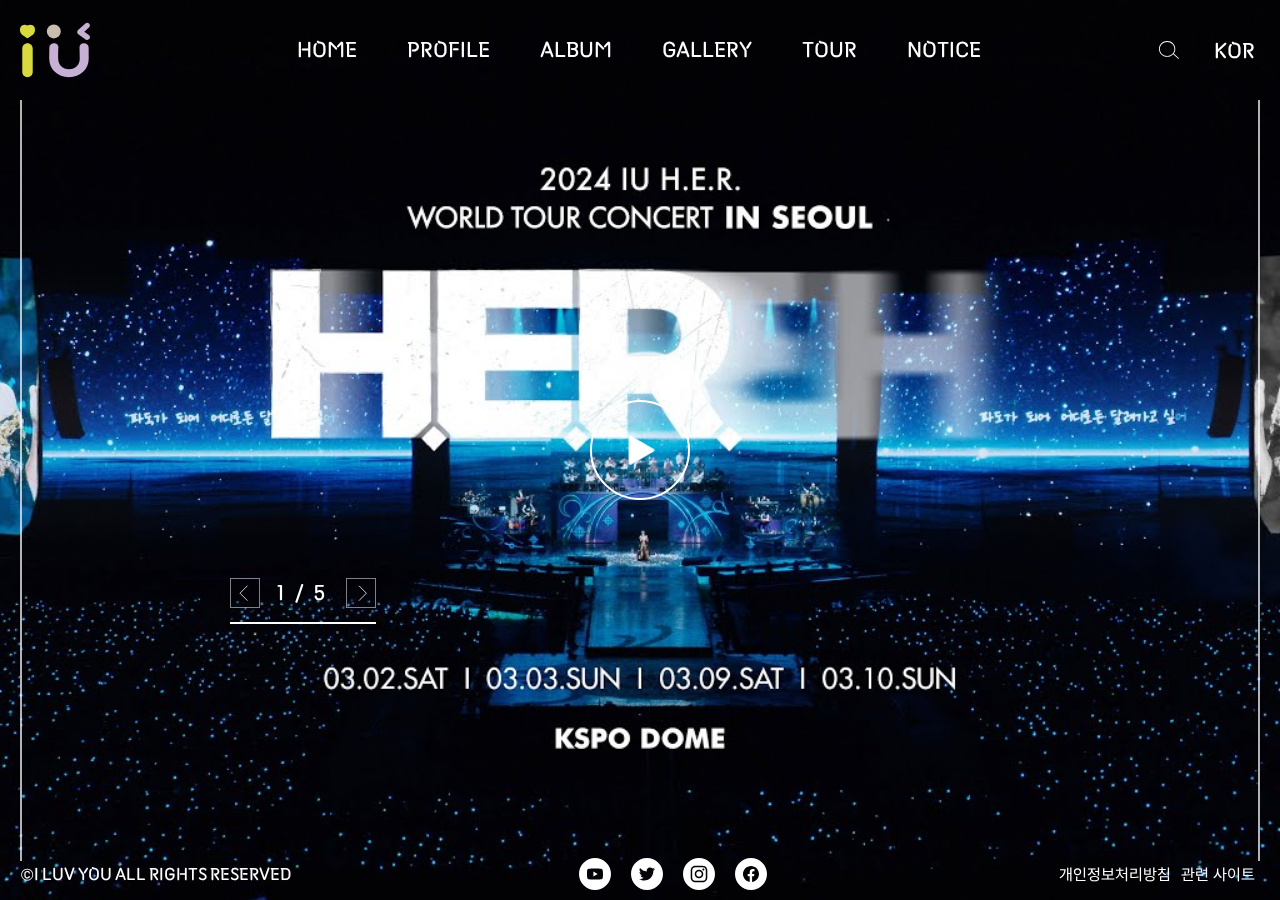
<file: IU/main.html>
<!DOCTYPE html>
<html lang="en">
<head>
    <meta charset="UTF-8">
    <meta name="viewport" content="width=device-width, initial-scale=1.0">
    <link rel="stylesheet" href="css/main.min.css">
    <link rel="stylesheet" href="https://cdn.jsdelivr.net/npm/swiper@11/swiper-bundle.min.css"/>
    <script src='https://cdnjs.cloudflare.com/ajax/libs/jquery/3.6.0/jquery.min.js'></script>
    <script src="https://cdn.jsdelivr.net/npm/swiper@11/swiper-bundle.min.js"></script>
    <script src="js/main.js"></script>
    <title>아이유 팬페이지 아이러브유</title>
</head>
<body>
    <div id="wrap">
        <header id="header">
            <h1 id="logo">
                <a href="#">
                    <img src="logo/logo.svg" alt="아이러브유로고">
                </a>
            </h1>

            <nav id="nav">
                <button type="button" class="mo-nav-btn">
                    <span></span>
                    <span></span>
                    <span></span>
                </button>
                <ul class="nav-list">
                    <li class="nav-item">
                        <a href="#">
                            <span>HOME</span>
                        </a>
                    </li>
                    <li class="nav-item">
                        <a href="#">
                            <span>PROFILE</span>
                        </a>
                    </li>
                    <li class="nav-item">
                        <a href="#">
                            <span>ALBUM</span>
                        </a>
                    </li>
                    <li class="nav-item">
                        <a href="#">
                            <span>GALLERY</span>
                        </a>
                    </li>
                    <li class="nav-item">
                        <a href="#">
                            <span>TOUR</span>
                        </a>
                    </li>
                    <li class="nav-item">
                        <a href="#">
                            <span>NOTICE</span>
                        </a>
                    </li>
                </ul>
            </nav>

            <div class="header-button">
                <div class="search-wrap">
                    <button type="button" class="search-btn"></button>
                    <form class="search-box">
                        <input type="search" placeholder="검색어를 입력하세요.">
                        <input type="submit" value="search" class="search-submit">
                    </form>
                </div>
                <div class="lang-wrap">
                    <button type="button" class="lang-btn">
                        <span>KOR</span>
                    </button>
                    <ul class="lang-list">
                        <li class="lang-item">
                            <button>KOR</button>
                        </li>
                        <li class="lang-item">
                            <button>ENG</button>
                        </li>
                        <li class="lang-item">
                            <button>CHI</button>
                        </li>
                        <li class="lang-item">
                            <button>JPN</button>
                        </li>
                    </ul>
                </div>
            </div>
        </header>
        <section class="swiper swiper-container">
            <div class="swiper-wrapper">
                <div class="swiper-slide" data-id="7JT-J00vBqA">
                    <span class="skip">1번영상</span>
                    <div class="thumb thumb1">
                        <a href="#" class="play_btn"><span class="skip">영상1번재생버튼</span></a>
                    </div>
                    <iframe src="https://www.youtube.com/embed/7JT-J00vBqA?si=Cmh3l2xZbnZ73knJ&amp;controls=0&amp;mute=1&amp;enablejsapi=1" title="YouTube video player" frameborder="0" allow="accelerometer; autoplay; clipboard-write; encrypted-media; gyroscope; picture-in-picture; web-share" referrerpolicy="strict-origin-when-cross-origin" allowfullscreen></iframe>
                </div>
                <div class="swiper-slide" data-id="kHW-UVXOcLU">
                    <span class="skip">2번영상</span>
                    <div class="thumb thumb2">
                        <a href="#" class="play_btn"><span class="skip">영상2번재생버튼</span></a>
                    </div>
                    <iframe src="https://www.youtube.com/embed/kHW-UVXOcLU?si=GhtwhgmCrrhR0a3M&amp;controls=0&amp;mute=1&amp;enablejsapi=1" title="YouTube video player" frameborder="0" allow="accelerometer; autoplay; clipboard-write; encrypted-media; gyroscope; picture-in-picture; web-share" referrerpolicy="strict-origin-when-cross-origin" allowfullscreen></iframe>
                </div>
                <div class="swiper-slide" data-id="mFbILexYSQg">
                    <span class="skip">3번영상</span>
                    <div class="thumb thumb3">
                        <a href="#" class="play_btn"><span class="skip">영상3번재생버튼</span></a>
                    </div>
                    <iframe src="https://www.youtube.com/embed/mFbILexYSQg?si=Tezt-x4P4l1xkZ75&amp;controls=0&amp;mute=1&amp;enablejsapi=1&version=3&playerapiid=ytplayer" title="YouTube video player" frameborder="0" allow="accelerometer; autoplay; clipboard-write; encrypted-media; gyroscope; picture-in-picture; web-share" referrerpolicy="strict-origin-when-cross-origin" allowfullscreen></iframe>
                </div>
                <div class="swiper-slide" data-id="bANn_L22zE8">
                    <span class="skip">4번영상</span>
                    <div class="thumb thumb4">
                        <a href="#" class="play_btn"><span class="skip">영상4번재생버튼</span></a>
                    </div>
                    <iframe src="https://www.youtube.com/embed/bANn_L22zE8?si=9pxuLA1kvTiNlzsG&amp;controls=0&amp;mute=1&amp;enablejsapi=1&version=3&playerapiid=ytplayer" title="YouTube video player" frameborder="0" allow="accelerometer; autoplay; clipboard-write; encrypted-media; gyroscope; picture-in-picture; web-share" referrerpolicy="strict-origin-when-cross-origin" allowfullscreen></iframe>
                </div>
                <div class="swiper-slide" data-id="jqdOJsFo_wM">
                    <span class="skip">5번영상</span>
                    <div class="thumb thumb5">
                        <a href="#" class="play_btn"><span class="skip">영상5번재생버튼</span></a>
                    </div>
                    <iframe src="https://www.youtube.com/embed/jqdOJsFo_wM?si=qa107c5Rp21ij7Jr&amp;controls=0&amp;mute=1&amp;enablejsapi=1&version=3&playerapiid=ytplayer" title="YouTube video player" frameborder="0" allow="accelerometer; autoplay; clipboard-write; encrypted-media; gyroscope; picture-in-picture; web-share" referrerpolicy="strict-origin-when-cross-origin" allowfullscreen></iframe>
                </div>
            </div>
            <div class="swiper-btn-wrap">
                <button type="button" class="swiper-button-prev"></button>
                    <div class="swiper-control">
                        <span class="current">1</span>
                        <span class="total">5</span>
                    </div>
                <button type="button" class="swiper-button-next"></button>
                <div class="swiper-pagination swiper-pagination-bullets">
                    <span class="swiper-pagination-bullet">
                        <span class="after-bar"></span>
                    </span>
                    <span class="swiper-pagination-bullet">
                        <span class="after-bar"></span>
                    </span>
                    <span class="swiper-pagination-bullet">
                        <span class="after-bar"></span>
                    </span>
                    <span class="swiper-pagination-bullet">
                        <span class="after-bar"></span>
                    </span>
                    <span class="swiper-pagination-bullet">
                        <span class="after-bar"></span>
                    </span>
                </div>
            </div>
        </section>
        <footer id="footer">
            <p class="copy">©I LUV YOU ALL RIGHTS RESERVED</p>
            <ul class="sns">
                <li class="sns-list">
                    <a href="#">
                        <img src="icon/youtube.svg" alt="유튜브아이콘">
                    </a>
                </li>
                <li class="sns-list">
                    <a href="#">
                        <img src="icon/twitter.svg" alt="트위터아이콘">
                    </a>
                </li>
                <li class="sns-list">
                    <a href="#">
                        <img src="icon/instagram.svg" alt="인스타그램아이콘">
                    </a>
                </li>
                <li class="sns-list">
                    <a href="#">
                        <img src="icon/facebook.svg" alt="페이스북아이콘">
                    </a>
                </li>
            </ul>
            <ul class="fnb">
                <li class="fnb-item">
                    <a href="#">
                        <span>개인정보처리방침</span>
                    </a>
                </li>
                <li class="fnb-item">
                    <a href="#">
                        <span>관련 사이트</span>
                    </a>
                </li>
            </ul>
        </footer>
    </div>
</body>
<script>
const swiper = new Swiper('.swiper', {
    loop: true,
    pagination: {
    el: '.swiper-pagination',
    },
    navigation: {
    nextEl: '.swiper-button-next',
    prevEl: '.swiper-button-prev',
    },
    autoplay: {
        delay: 8000,
        disableOnInteraction: false,
    },
    loop: true,
    loopAdditionalSlides : 1, // 슬라이드 반복 시 마지막 슬라이드에서 다음 슬라이드가 보여지지 않는 현상 수정    
});

$('.swiper-slide .play_btn').click(function(){
  $(this).parent().addClass('stop');
  swiper.autoplay.stop();
  $("iframe")[0].contentWindow.postMessage('{"event":"command","func":"' + 'playVideo' + '","args":""}', '*');
})

swiper.on('transitionEnd', function() {
	$('.current').text(swiper.realIndex+1);
    $('.thumb').removeClass('stop');
    swiper.autoplay.start();
    $("iframe")[0].contentWindow.postMessage('{"event":"command","func":"' + 'stopVideo' + '","args":""}', '*');
});



</script>
</html>
</file>
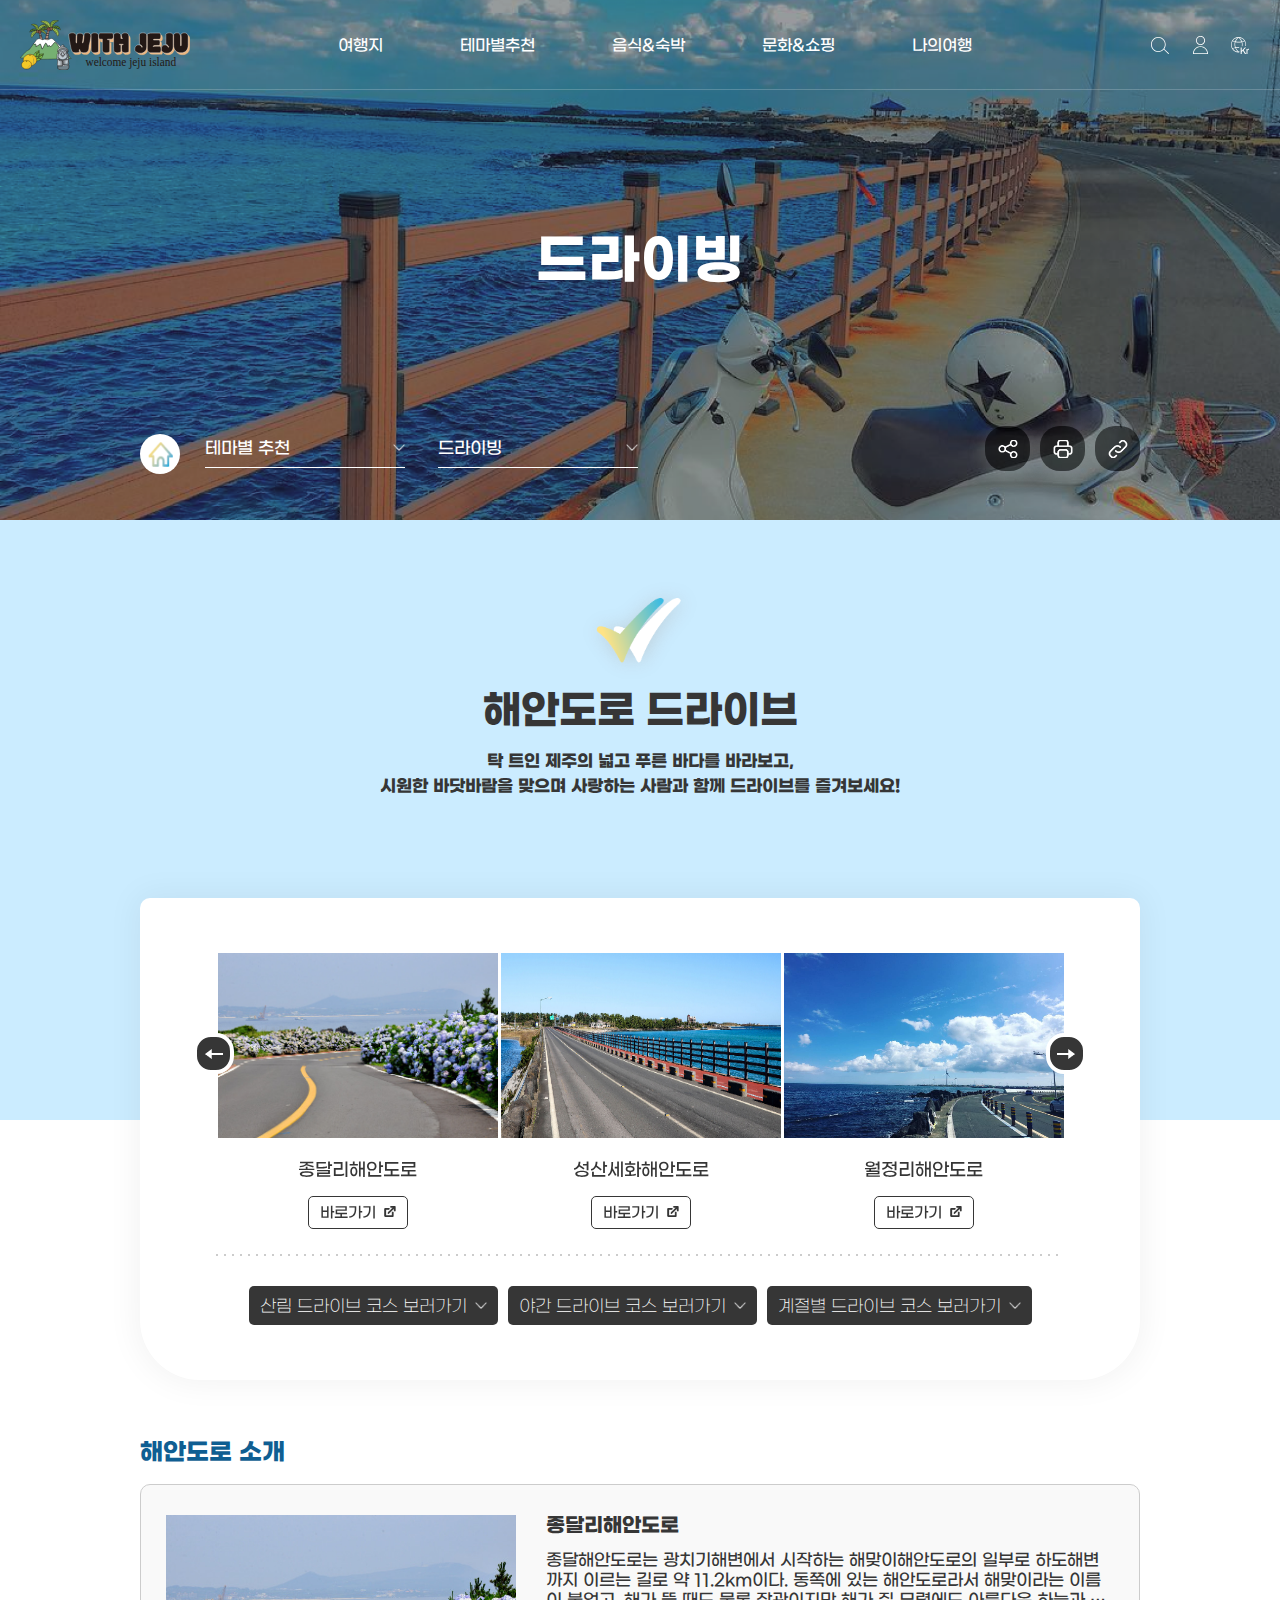
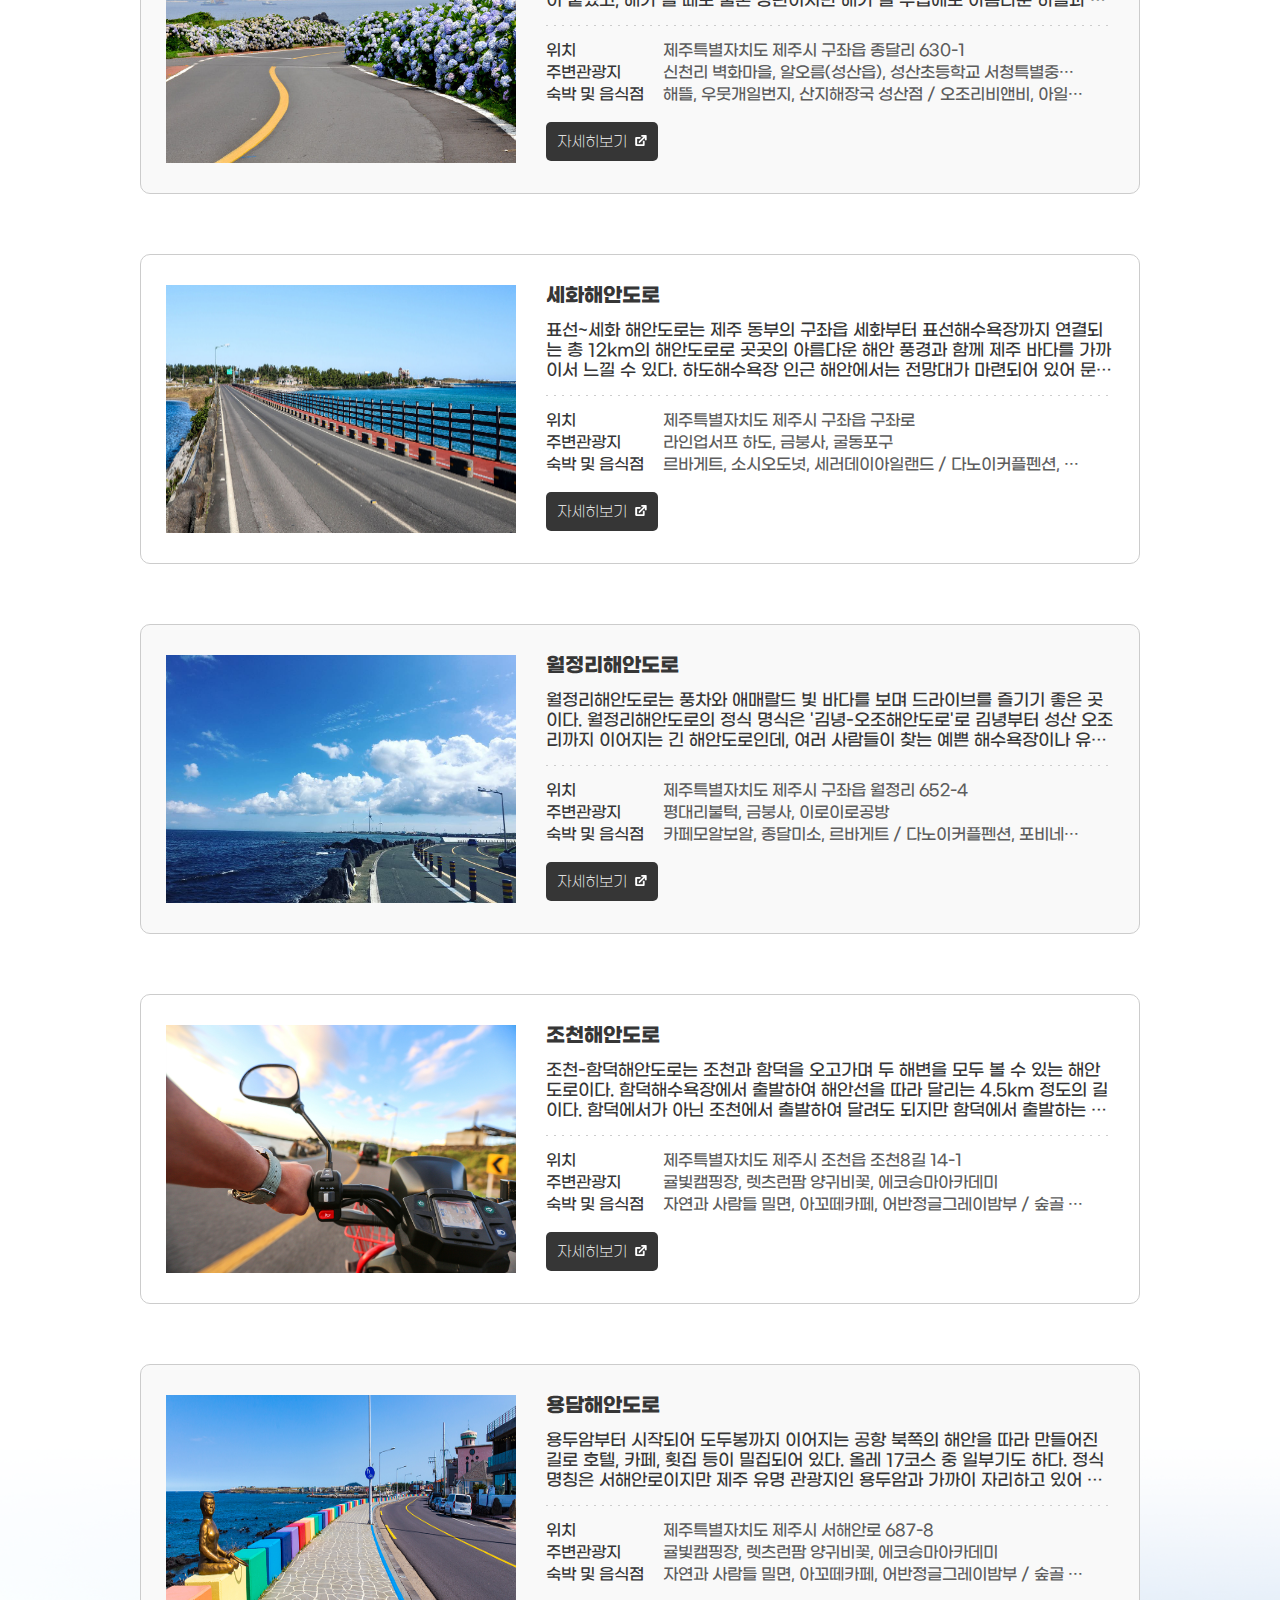
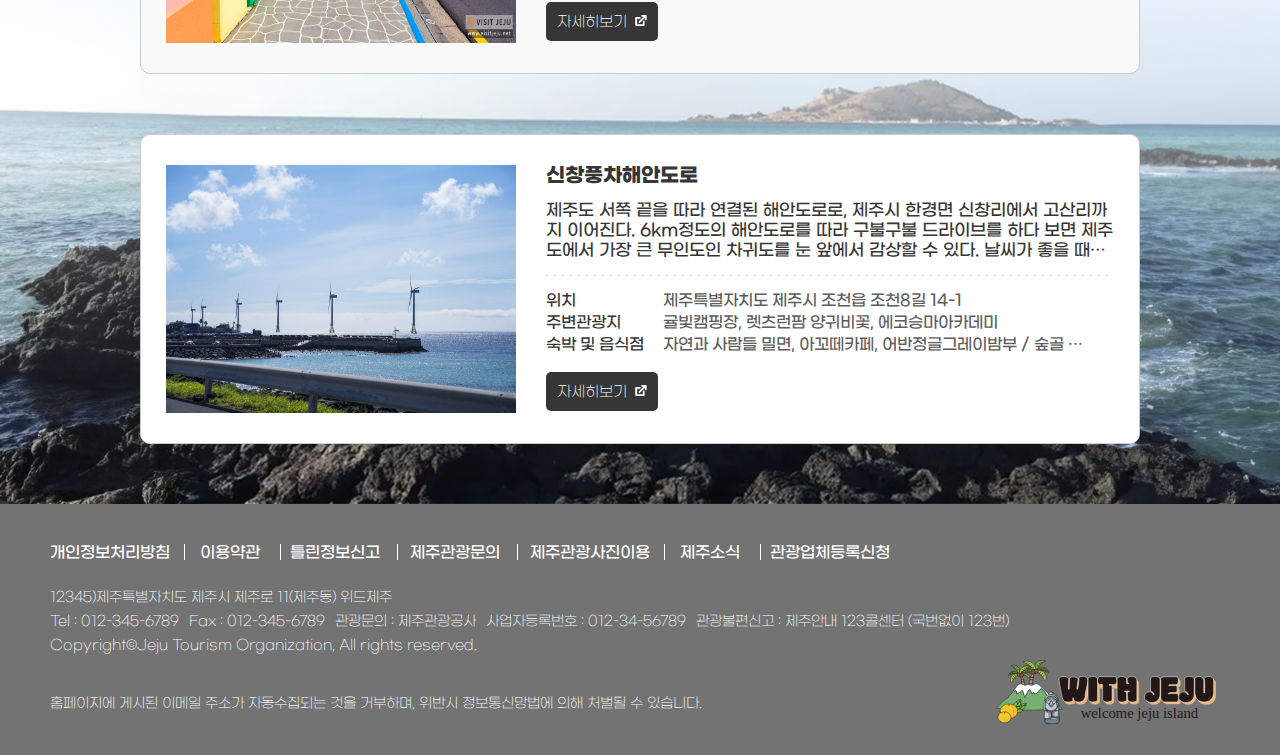
<file: withjeju/with-jeju-sub1.html>
<!DOCTYPE html>
<html lang="ko">
<head>
    <meta charset="UTF-8">
    <meta name="viewport" content="width=device-width, initial-scale=1.0">
    <title>제주관광의 모든것! 위드제주</title>
    <link rel="stylesheet" href="slick-1.8.1/slick/slick.css">
    <link rel="stylesheet" href="slick-1.8.1/slick/slick-theme.css">
    <link rel="stylesheet" href="css/with-jeju-sub1.css">
    <!-- <script src="https://code.jquery.com/jquery-1.12.4.min.js"></script> -->
    <script src='https://cdnjs.cloudflare.com/ajax/libs/jquery/3.6.0/jquery.min.js'></script>
    <script src="slick-1.8.1/slick/slick.min.js"></script>
    <script src="js/slick-main.js"></script>
    <script src="js/breadcrumbs.js"></script>

</head>
<body> 
    <div id="wrap">
        <header id = "mainHeader">
            <div class="header-inner layout">
                <h1 class="logo">
                    <a href="with-jeju-main.html">
                        <img src="logo/logo3.svg" alt = "위드제주로고">
                    </a>
                </h1>
                <nav id = "menu">
                    <ul id = "gnb">
                        <li class="depth-1">
                            <a href="#" class="depth-1-link"><span>여행지</span></a>
                            <ul class="lnb">
                                <li class="depth-2">
                                    <a href="#" class="depth-2-link"><span>관광지</span></a>
                                </li>
                                <li class="depth-2">
                                    <a href="#" class="depth-2-link"><span>축제&행사</span></a>
                                </li>
                            </ul>
                        </li>
                        <li class="depth-1">
                            <a href="#" class="depth-1-link"><span>테마별추천</span></a>
                            <ul class="lnb">
                                <li class="depth-2">
                                    <a href="#" class="depth-2-link"><span>트랙킹</span></a>
                                </li>
                                <li class="depth-2">
                                    <a href="#" class="depth-2-link"><span>익사이팅</span></a>
                                </li>
                                <li class="depth-2">
                                    <a href="#" class="depth-2-link"><span>힐링여행</span></a>
                                </li>
                                <li class="depth-2">
                                    <a href="with-jeju-sub1.html" class="depth-2-link"><span>드라이빙</span></a>
                                </li>
                                <li class="depth-2">
                                    <a href="#" class="depth-2-link"><span>일정별코스</span></a>
                                </li>
                                <li class="depth-2">
                                    <a href="#" class="depth-2-link"><span>캠핑</span></a>
                                </li>
                            </ul>
                        </li>
                        <li class="depth-1">
                            <a href="#" class="depth-1-link"><span>음식&숙박</span></a>
                            <ul class="lnb">
                                <li class="depth-2">
                                    <a href="#" class="depth-2-link"><span>맛집 명소거리</span></a>
                                </li>
                                <li class="depth-2">
                                    <a href="with-jeju-sub2.html" class="depth-2-link"><span>전통 숙박업소</span></a>
                                </li>
                                <li class="depth-2">
                                    <a href="#" class="depth-2-link"><span>제주 대표음식</span></a>
                                </li>
                            </ul>
                        </li>
                        <li class="depth-1">
                            <a href="#" class="depth-1-link"><span>문화&쇼핑</span></a>
                            <ul class="lnb">
                                <li class="depth-2">
                                    <a href="#" class="depth-2-link"><span>면세점</span></a>
                                </li>
                                <li class="depth-2">
                                    <a href="#" class="depth-2-link"><span>이제주몰</span></a>
                                </li>
                                <li class="depth-2">
                                    <a href="#" class="depth-2-link"><span>제주Deal</span></a>
                                </li>
                                <li class="depth-2">
                                    <a href="#" class="depth-2-link"><span>관광지해설사</span></a>
                                </li>
                                <li class="depth-2">
                                    <a href="#" class="depth-2-link"><span>문화유산</span></a>
                                </li>
                            </ul>
                        </li>
                        <li class="depth-1">
                            <a href="#" class="depth-1-link"><span>나의여행</span></a>
                            <ul class="lnb">
                                <li class="depth-2">
                                    <a href="#" class="depth-2-link"><span>내가 찜한여행</span></a>
                                </li>
                                <li class="depth-2">
                                    <a href="#" class="depth-2-link"><span>나의 여행일정</span></a>
                                </li>
                                <li class="depth-2">
                                    <a href="#" class="depth-2-link"><span>나의 리뷰</span></a>
                                </li>
                                <li class="depth-2">
                                    <a href="#" class="depth-2-link"><span>나의 질문</span></a>
                                </li>
                                <li class="depth-2">
                                    <a href="#" class="depth-2-link"><span>정보수정</span></a>
                                </li>
                            </ul>
                        </li>
                    </ul>
                </nav>

                <div class="mobile-gnb">
                    <button class="sidebar-btn">
                    <span></span>
                    <span></span>
                    <span></span>
                    </button>
                    <div class="sidebar-wrap">
                        <div class="sidebar">
                            <ul id = "mo-nav-icon">
                                <li class="icon-list login">
                                    <a href="#">
                                        <span>로그인</span>
                                    </a>
                                </li>
                                <li class="icon-list language">
                                    <button>
                                        <span>언어변경</span>
                                    </button>
                                </li>
                            </ul>
                            <ul id="mo-gnb">
                                <li class="depth-1">
                                    <a href="#" class="depth-1-link"><span>여행지</span></a>
                                    <ul class="m-lnb">
                                        <li class="depth-2">
                                            <a href="#" class="depth-2-link"><span>관광지</span></a>
                                        </li>
                                        <li class="depth-2">
                                            <a href="#" class="depth-2-link"><span>축제</span>&행사</a>
                                        </li>
                                    </ul>
                                </li>
                                <li class="depth-1">
                                    <a href="#" class="depth-1-link"><span>테마별추천</span></a>
                                    <ul class="m-lnb">
                                        <li class="depth-2">
                                            <a href="#" class="depth-2-link"><span>트랙킹</span></a>
                                        </li>
                                        <li class="depth-2">
                                            <a href="#" class="depth-2-link"><span>익사이팅</span></a>
                                        </li>
                                        <li class="depth-2">
                                            <a href="#" class="depth-2-link"><span>힐링여행</span></a>
                                        </li>
                                        <li class="depth-2">
                                            <a href="with-jeju-sub1.html" class="depth-2-link"><span>드라이빙</span></a>
                                        </li>
                                        <li class="depth-2">
                                            <a href="#" class="depth-2-link"><span>일정별코스</span></a>
                                        </li>
                                        <li class="depth-2">
                                            <a href="#" class="depth-2-link"><span>캠핑</span></a>
                                        </li>
                                    </ul>
                                </li>
                                <li class="depth-1">
                                    <a href="#" class="depth-1-link"><span>음식&숙박</span></a>
                                    <ul class="m-lnb">
                                        <li class="depth-2"><a href="#" class="depth-2-link"><span>맛집 명소거리</span></a>
                                        </li>
                                        <li class="depth-2"><a href="with-jeju-sub2.html" class="depth-2-link"><span>전통 숙박업소</span></a>
                                        </li>
                                        <li class="depth-2"><a href="#" class="depth-2-link"><span>제주 대표음식</span></a>
                                        </li>
                                    </ul>
                                </li>
                                <li class="depth-1">
                                    <a href="#" class="depth-1-link"><span>문화&쇼핑</span></a>
                                    <ul class="m-lnb">
                                        <li class="depth-2"><a href="#" class="depth-2-link"><span>면세점</span></a>
                                        </li>
                                        <li class="depth-2"><a href="#" class="depth-2-link"><span>이제주몰</span></a>
                                        </li>
                                        <li class="depth-2"><a href="#" class="depth-2-link"><span>제주Deal</span></a>
                                        </li>
                                        <li class="depth-2"><a href="#" class="depth-2-link"><span>관광지해설사</span></a>
                                        </li>
                                        <li class="depth-2"><a href="#" class="depth-2-link"><span>문화유산</span></a>
                                        </li>

                                    </ul>
                                </li>
                                <li class="depth-1">
                                    <a href="#" class="depth-1-link"><span>나의여행</span></a>
                                    <ul class="m-lnb">
                                        <li class="depth-2">
                                            <a href="#" class="depth-2-link"><span>내가 찜한여행</span></a>
                                        </li>
                                        <li class="depth-2">
                                            <a href="#" class="depth-2-link"><span>나의 여행일정</span></a>
                                        </li>
                                        <li class="depth-2">
                                            <a href="#" class="depth-2-link"><span>나의 리뷰</span></a>
                                        </li>
                                        <li class="depth-2">
                                            <a href="#" class="depth-2-link"><span>나의 질문</span></a>
                                        </li>
                                        <li class="depth-2">
                                            <a href="#" class="depth-2-link"><span>정보수정</span></a>
                                        </li>
                                    </ul>
                                </li>
                            </ul>
                        </div>
                    </div>
                </div>

                <ul id = "nav-icon">
                    <li class="icon-list search">
                        <button>
                            검색
                        </button>
                    </li>
                    <li class="icon-list login">
                        <a href="#">
                            로그인
                        </a>
                    </li>
                    <li class="icon-list language">
                        <button>
                            언어변경
                        </button>
                    </li>
                </ul>
            </div>
        </header>


        <section class="mainBanner">
            <h2 class="mainBanner-title">
                <span>드라이빙</span>
            </h2>
        </section>

        <section class="container">
            <div class="colgroup">
                <div class="sub-head">
                    <div class="breadcrumbs">
                        <ul class="breadcrumbs-list">
                            <li class="breadcrumbs-item home">
                                <a href="with-jeju-main.html" class="breadcrumbs-anchor">
                                    <span class="skip">홈버튼</span>
                                </a>
                            </li>
            
                            <li class="breadcrumbs-item">
                                <a href="#" class="breadcrumbs-anchor mobile">테마별 추천</a>
                                <button type="button" class="breadcrumbs-anchor pc">
                                    <span>테마별 추천</span>
                                </button>
                                <div class="tab-list-area">
                                    <ul class="tab-list clearfix">
                                        <li class="tab-item">
                                            <a href="#">
                                                <span>여행지</span>
                                            </a>
                                        </li>
                                        <li class="tab-item active">
                                            <a href="#">
                                                <span>테마별 추천</span>
                                            </a>
                                        </li>
                                        <li class="tab-item">
                                            <a href="#">
                                                <span>음식&숙박</span>
                                            </a>
                                        </li>
                                        <li class="tab-item">
                                            <a href="#">
                                                <span>문화&쇼핑</span>
                                            </a>
                                        </li>
                                        <li class="tab-item">
                                            <a href="#">
                                                <span>나의여행</span>
                                            </a>
                                        </li>
                                    </ul>
                                </div>
                            </li>
                            
                            <li class="breadcrumbs-item">
                                <a href="#" class="breadcrumbs-anchor mobile">테마별 추천</a>
                                <button type="button" class="breadcrumbs-anchor pc">
                                    <span>드라이빙</span>
                                </button>
                                <div class="tab-list-area" >
                                    <ul class="tab-list clearfix">
                                        <li class="tab-item">
                                            <a href="#">
                                                <span>트랙킹</span>
                                            </a>
                                        </li>
                                        <li class="tab-item">
                                            <a href="#">
                                                <span>익사이팅</span>
                                            </a>
                                        </li>
                                        <li class="tab-item">
                                            <a href="#">
                                                <span>힐링여행</span>
                                            </a>
                                        </li>
                                        <li class="tab-item active">
                                            <a href="#">
                                                <span>드라이빙</span>
                                            </a>
                                        </li>
                                        <li class="tab-item">
                                            <a href="#">
                                                <span>일정별코스</span>
                                            </a>
                                        </li>
                                        <li class="tab-item">
                                            <a href="#">
                                                <span>캠핑</span>
                                            </a>
                                        </li>
                                    </ul>
                                </div>
                            </li>
                        </ul>
                    </div>
            
                    <div class="aside-menu">
                        <ul class="aside-menu-list">
                            <li class="aside-menu-item">
                                <button class="aside-menu-button share">
                                    <span class="skip">공유</span>
                                </button>
                            </li>
                            <li class="aside-menu-item">
                                <button class="aside-menu-button print">
                                    <span class="skip">인쇄</span>
                                </button>
                            </li>
                            <li class="aside-menu-item">
                                <button class="aside-menu-button copy">
                                    <span class="skip">복사</span>
                                </button>
                            </li>
                        </ul>
                    </div>
                </div>
        
                <div class="drive-slide-wrap">
                    <div class="drive-slide-title">
                        <h2>해안도로 드라이브</h2>
                        <p>
                            탁 트인 제주의 넓고 푸른 바다를 바라보고,<br>
                            시원한 바닷바람을 맞으며 사랑하는 사람과 함께 드라이브를 즐겨보세요!
                        </p>
                    </div>
        
                    <div class="drive-slide-area">
                        <div class="drive-slide">
                            <div class="drive-item">
                                <img src="image/drive-slide1.png" alt="종달리해안도로">
                                <div>종달리해안도로</div>
                                <a href="#" class="btn">바로가기</a>
                            </div>
        
                            <div class="drive-item">
                                <img src="image/drive-slide2.png" alt="성산세화해안도로">
                                <div>성산세화해안도로</div>
                                <a href="#" class="btn">바로가기</a>
                            </div>
        
                            <div class="drive-item">
                                <img src="image/drive-slide3.png" alt="월정리해안도로">
                                <div>월정리해안도로</div>
                                <a href="#" class="btn">바로가기</a>
                            </div>
        
                            <div class="drive-item">
                                <img src="image/drive-slide4.png" alt="조천해안도로">
                                <div>조천해안도로</div>
                                <a href="#" class="btn">바로가기</a>
                            </div>
        
                            <div class="drive-item">
                                <img src="image/drive-slide5.png" alt="용담해안도로">
                                <div>용담해안도로</div>
                                <a href="#" class="btn">바로가기</a>
                            </div>
        
                            <div class="drive-item">
                                <img src="image/drive-slide6.png" alt="신창풍차해안도로">
                                <div>신창풍차해안도로</div>
                                <a href="#" class="btn">바로가기</a>
                            </div>
                            <ul class="drive-arrow">
                                <li class="drive-arrow-prev">
                                    <button type="button" class="skip">해안가코스 좌측버튼</button>
                                </li>
                                <li class="drive-arrow-next">
                                    <button type="button" class="skip">해안가코스 우측버튼</button>
                                </li>
                            </ul>
                        </div>
                        <div class="line"></div>
                        <div class="drive-menu">
                            <ul class="drive-menu-list">
                                <li class="drive-menu-item">
                                    <a href="#" class="btn">산림 드라이브 코스 보러가기</a>
                                </li>
                                <li class="drive-menu-item">
                                    <a href="#" class="btn">야간 드라이브 코스 보러가기</a>
                                </li>
                                <li class="drive-menu-item">
                                    <a href="#" class="btn">계절별 드라이브 코스 보러가기</a>
                                </li>
                            </ul>
                        </div>
                    </div>
                </div>
        
                <div class="drive-introduce">
                    <h2 class="drive-introduce-title">
                        <span>해안도로 소개</span>
                    </h2>
                    <!-- <div class="map-area">
                        <figure class="map">
                            <iframe src="https://www.google.com/maps/embed?pb=!1m18!1m12!1m3!1d13329.437346871986!2d126.5188454131432!3d33.36168359488876!2m3!1f0!2f0!3f0!3m2!1i1024!2i768!4f13.1!3m3!1m2!1s0x350cff51e4901447%3A0x9e789970e40c6824!2z7ZWc65287IKw!5e0!3m2!1sko!2skr!4v1709873769447!5m2!1sko!2skr" allowfullscreen="" loading="lazy" referrerpolicy="no-referrer-when-downgrade"></iframe>
                        </figure>
                    </div> -->
                    <div class="drive-introduce-box-wrap">
                        <div class="drive-introduce-box">
                            <div class="box-image">
                                <figure class="image">
                                    <img src="image/drive-slide1.png" alt="종달리해안도로">
                                    <figcaption class="skip">종달리해안도로</figcaption>
                                </figure>
                            </div>
                            <div class="box-contents">
                                <h3>종달리해안도로</h3>
                                <p>
                                    종달해안도로는 광치기해변에서 시작하는 해맞이해안도로의 일부로 하도해변까지 이르는 길로 약 11.2km이다.
                                    동쪽에 있는 해안도로라서 해맞이라는 이름이 붙었고, 해가 뜰 때도 물론 장관이지만 해가 질 무렵에도 아름다운
                                    하늘과 바다의 색을 뽐낸다. 
                                    종달리해안에는 수국이 가득 심어져 있어 5월 말부터 6월 내내 활짝 핀 수국이 가득한 길을 지날 수 있다.
                                    길이 구불구불하여 우도와 성산일출봉이 번갈아 보이며, 종달리 전망대에 올라 주변 풍경을 한눈에 담아보는 것도 좋다.
                                    마지막 지점인 하도해변은 조용한 분위기에 에메랄드 빛을 띠고 있으며, 건너편의 철새 도래지를 바라보며 여유를 느끼기에 제격이다.
                                <div class="line"></div>
                                <ul  class="info">
                                    <li>
                                        <span>위치</span>
                                        <span>제주특별자치도 제주시 구좌읍 종달리 630-1</span>
                                    </li>
                                    <li>
                                        <span>주변관광지</span>
                                        <span>신천리 벽화마을, 알오름(성산읍), 성산초등학교 서청특별중대 주둔지</span>
                                    </li>
                                    <li>
                                        <span>숙박 및 음식점</span>
                                        <span>해뜰, 우뭇개일번지, 산지해장국 성산점 / 오조리비앤비, 아일랜드펜션, 탐라누리</span>
                                    </li>
                                </ul>
                                <a href="#" class="btn">자세히보기</a>
                            </div>
                        </div>
        
                        <div class="drive-introduce-box">
                            <div class="box-image">
                                <figure class="image">
                                    <img src="image/drive-slide2.png" alt="세화해안도로">
                                    <figcaption class="skip">세화해안도로</figcaption>
                                </figure>
                            </div>
                            <div class="box-contents">
                                <h3>세화해안도로</h3>
                                <p>
                                    표선~세화 해안도로는 제주 동부의 구좌읍 세화부터 표선해수욕장까지 연결되는 총 12km의 해안도로로 곳곳의 아름다운 해안 풍경과 함께 제주 바다를 가까이서 느낄 수 있다.
                                    하도해수욕장 인근 해안에서는 전망대가 마련되어 있어 문주란 자생지로 유명한 '토끼섬'을 볼 수 있고,
                                    종달리에서는 지미봉 오름과 맛조개잡이 어장을 만날 수 있다. 우도와 성산포가 한 눈에 들여다보이고 하도리 철새도래지도 살펴볼 수 있다.
                                    바다를 가로지르는 돌다리를 걸으면 불어오는 바다 바람 속에 절로 자연과 동화 됨을 느낄 수 있다. 
                                </p>
                                <div class="line"></div>
                                <ul class="info">
                                    <li>
                                        <span>위치</span>
                                        <span>제주특별자치도 제주시 구좌읍 구좌로</span>
                                    </li>
                                    <li>
                                        <span>주변관광지</span>
                                        <span>라인업서프 하도, 금붕사, 굴동포구</span>
                                    </li>
                                    <li>
                                        <span>숙박 및 음식점</span>
                                        <span>르바게트, 소시오도넛, 세러데이아일랜드 / 다노이커플펜션, 바람돌이하우스, 무이비엔</span>
                                    </li>
                                </ul>
                                <a href="#" class="btn">자세히보기</a>
                            </div>
                        </div>
        
                        <div class="drive-introduce-box">
                            <div class="box-image">
                                <figure class="image">
                                    <img src="image/drive-slide3.png" alt="월정리해안도로">
                                    <figcaption class="skip">월정리해안도로</figcaption>
                                </figure>
                            </div>
                            <div class="box-contents">
                                <h3>월정리해안도로</h3>
                                <p>
                                    월정리해안도로는 풍차와 애매랄드 빛 바다를 보며 드라이브를 즐기기 좋은 곳이다. 
                                    월정리해안도로의 정식 명식은 '김녕-오조해안도로'로 김녕부터 성산 오조리까지 이어지는 긴 해안도로인데, 
                                    여러 사람들이 찾는 예쁜 해수욕장이나 유명 카페들이 월정리에 많이 있어서 인지 월정리해안도로라 불리고 있다. 
                                    월정리해변 바로 앞에는 많은 카페들이 있어서 성수기와 비성수기를 불문하고 관광객이 많지만, 이 구간만 벗어나면 도로는 비교적 한적하다. 
                                </p>
                                <div class="line"></div>
                                <ul class="info">
                                    <li>
                                        <span>위치</span>
                                        <span>제주특별자치도 제주시 구좌읍 월정리 652-4</span>
                                    </li>
                                    <li>
                                        <span>주변관광지</span>
                                        <span>평대리불턱, 금붕사, 이로이로공방</span>
                                    </li>
                                    <li>
                                        <span>숙박 및 음식점</span>
                                        <span>카페모알보알, 종달미소, 르바게트 / 다노이커플펜션, 포비네오두막게스트하우스, 바람돌이하우스</span>
                                    </li>
                                </ul>
                                <a href="#" class="btn">자세히보기</a>
                            </div>
                        </div>
        
                        <div class="drive-introduce-box">
                            <div class="box-image">
                                <figure class="image">
                                    <img src="image/drive-slide4.png" alt="조천해안도로">
                                    <figcaption class="skip">조천해안도로</figcaption>
                                </figure>
                            </div>
                            <div class="box-contents">
                                <h3>조천해안도로</h3>
                                <p>
                                    조천-함덕해안도로는 조천과 함덕을 오고가며 두 해변을 모두 볼 수 있는 해안도로이다.
                                    함덕해수욕장에서 출발하여 해안선을 따라 달리는 4.5km 정도의 길이다. 함덕에서가 아닌 조천에서 출발하여 달려도 되지만
                                     함덕에서 출발하는 편이 바다와 자동차의 거리가 가까워 제주 풍경을 즐기기에 더 좋다. 조천-함덕해안도로는 다른 해안도로에 비해 중간에 쉬어갈 수 있는 카페 등이 많은 편은 아니지만,
                                    그 어느 코스보다 바다와 마을들을 구경하기에 좋다. 조천-함덕해안도로의 시작인 함덕 서우봉 해변에서는
                                    에메랄드빛을 뽐내는 바다와 넓은 모래사장을 따라 심어진 야자수가 뽐내는 이국적인 풍경을 볼 수 있다.
                                </p>
                                <div class="line"></div>
                                <ul class="info">
                                    <li>
                                        <span>위치</span>
                                        <span>제주특별자치도 제주시 조천읍 조천8길 14-1</span>
                                    </li>
                                    <li>
                                        <span>주변관광지</span>
                                        <span>귤빛캠핑장, 렛츠런팜 양귀비꽃, 에코승마아카데미</span>
                                    </li>
                                    <li>
                                        <span>숙박 및 음식점</span>
                                        <span>자연과 사람들 밀면, 아꼬떼카페, 어반정글그레이밤부 / 숲골 독채펜션, 메이풀하우스, 아침해변</span>
                                    </li>
                                </ul>
                                <a href="#" class="btn">자세히보기</a>
                            </div>
                        </div>
        
                        <div class="drive-introduce-box">
                            <div class="box-image">
                                <figure class="image">
                                    <img src="image/drive-slide5.png" alt="용담해안도로">
                                    <figcaption class="skip">용담해안도로</figcaption>
                                </figure>
                            </div>
                            <div class="box-contents">
                                <h3>용담해안도로</h3>
                                <p>
                                    용두암부터 시작되어 도두봉까지 이어지는 공항 북쪽의 해안을 따라 만들어진 길로 호텔, 카페, 횟집 등이 밀집되어 있다. 올레 17코스 중 일부기도 하다. 
                                    정식명칭은 서해안로이지만 제주 유명 관광지인 용두암과 가까이 자리하고 있어 용두암 해안도로로 널리 알려져 있다. 
                                    해안도로 중간중간 차를 대고 바다를 볼 수 있는 공원이 조성되어 있고, 바다를 비추는 조명도 설치되어 있어 밤낮으로 바다를 보기 위해 찾는 사람들이 많다.
                                </p>
                                <div class="line"></div>
                                <ul class="info">
                                    <li>
                                        <span>위치</span>
                                        <span>제주특별자치도 제주시 서해안로 687-8</span>
                                    </li>
                                    <li>
                                        <span>주변관광지</span>
                                        <span>귤빛캠핑장, 렛츠런팜 양귀비꽃, 에코승마아카데미</span>
                                    </li>
                                    <li>
                                        <span>숙박 및 음식점</span>
                                        <span>자연과 사람들 밀면, 아꼬떼카페, 어반정글그레이밤부 / 숲골 독채펜션, 메이풀하우스, 아침해변</span>
                                    </li>
                                </ul>
                                <a href="#" class="btn">자세히보기</a>
                            </div>
                        </div>
        
                        <div class="drive-introduce-box">
                            <div class="box-image">
                                <figure class="image">
                                    <img src="image/drive-slide6.png" alt="신창풍차해안도로">
                                    <figcaption class="skip">신창풍차해안도로</figcaption>
                                </figure>
                            </div>
                            <div class="box-contents">
                                <h3>신창풍차해안도로</h3>
                                <p>
                                    제주도 서쪽 끝을 따라 연결된 해안도로로, 제주시 한경면 신창리에서 고산리까지 이어진다. 
                                    6km정도의 해안도로를 따라 구불구불 드라이브를 하다 보면 제주도에서 가장 큰 무인도인 차귀도를 눈 앞에서 감상할 수 있다. 
                                    날씨가 좋을 때면 차귀도가 눈 앞에 있는 것처럼 떠 있고, 구불구불한 해안선을 따라 세워져 있는 풍력발전기의 모습은 
                                    다른 해안도로와는 또 다른 풍경을 선물한다. 제주도 서쪽에 위치해 있기에 일몰 시간에 맞춘 드라이브도 추천 할만 하다. 
                                    용수리 선착장에서 보는 일몰의 광경, 빨갛게 물든 바다도 정말 아름답다.
                                </p>
                                <div class="line"></div>
                                <ul class="info">
                                    <li>
                                        <span>위치</span>
                                        <span>제주특별자치도 제주시 조천읍 조천8길 14-1</span>
                                    </li>
                                    <li>
                                        <span>주변관광지</span>
                                        <span>귤빛캠핑장, 렛츠런팜 양귀비꽃, 에코승마아카데미</span>
                                    </li>
                                    <li>
                                        <span>숙박 및 음식점</span>
                                        <span>자연과 사람들 밀면, 아꼬떼카페, 어반정글그레이밤부 / 숲골 독채펜션, 메이풀하우스, 아침해변</span>
                                    </li>
                                </ul>
                                <a href="#" class="btn">자세히보기</a>
                            </div>
                        </div>
                    </div>
                </div>
            </div>
        </section>

        <footer id="footer">
            <div class="footer1-wrap">
                <dl class="footer1">
                    <dt class="skip">위드제주정보</dt>
                    <dd>
                        <a href="#">개인정보처리방침</a>
                    </dd>
                    <dd>
                        <a href="#">이용약관</a>
                    </dd>
                    <dd>
                        <a href="#">틀린정보신고</a>
                    </dd>
                    <dd>
                        <a href="#">제주관광문의</a>
                    </dd>
                    <dd>
                        <a href="#">제주관광사진이용</a>
                    </dd>
                    <dd>
                        <a href="#">제주소식</a>
                    </dd>
                    <dd>
                        <a href="#">관광업체등록신청</a>
                    </dd>
                </dl>
            </div>    
            <div class="footer2-wrap">
                <address class="footer2-1">
                    <span>12345)제주특별자치도 제주시 제주로 11(제주동) 위드제주</span>
                </address>
                <dl class="footer2-2">
                    <dt class="skip">위드제주정보</dt>
                    <dd>Tel : 012-345-6789</dd>
                    <dd>Fax : 012-345-6789</dd>
                    <dd>관광문의 : 제주관광공사</dd>
                    <dd>사업자등록번호 : 012-34-56789</dd>
                    <dd>관광불편신고 : 제주안내 123콜센터 (국번없이 123번)</dd>
                </dl>
                <p>Copyright©Jeju Tourism Organization, All rights reserved.</p>
                <p>홈페이지에 게시된 이메일 주소가 자동수집되는 것을 거부하며, 위반시 정보통신망법에 의해 처벌될 수 있습니다.</p>
            </div>

            <h1 class="footer-logo">
                <a href="with-jeju-main.html">
                    <img src="logo/logo3.svg" alt="위드제주로고">
                </a>
            </h1>
        </footer>
    </div>

    <script src="js/nav.js"></script> 
</body>
</html>
</file>
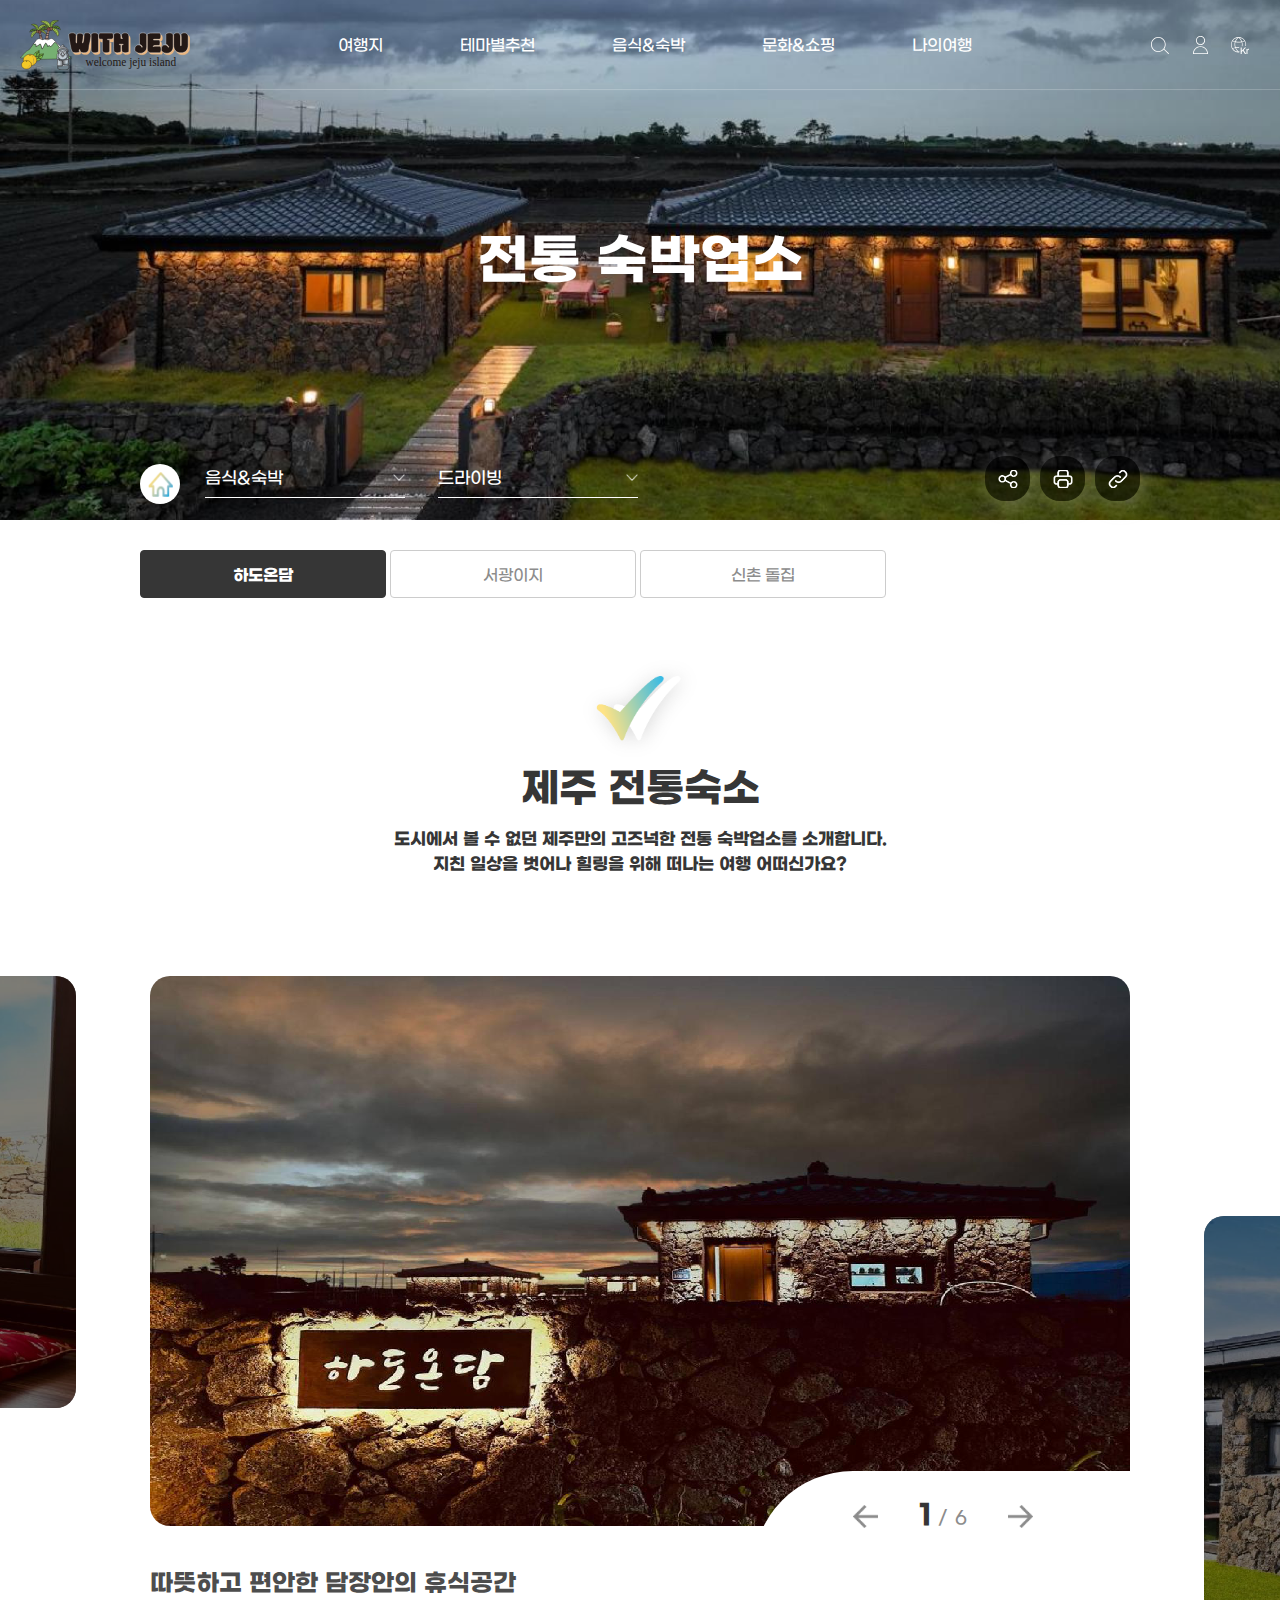
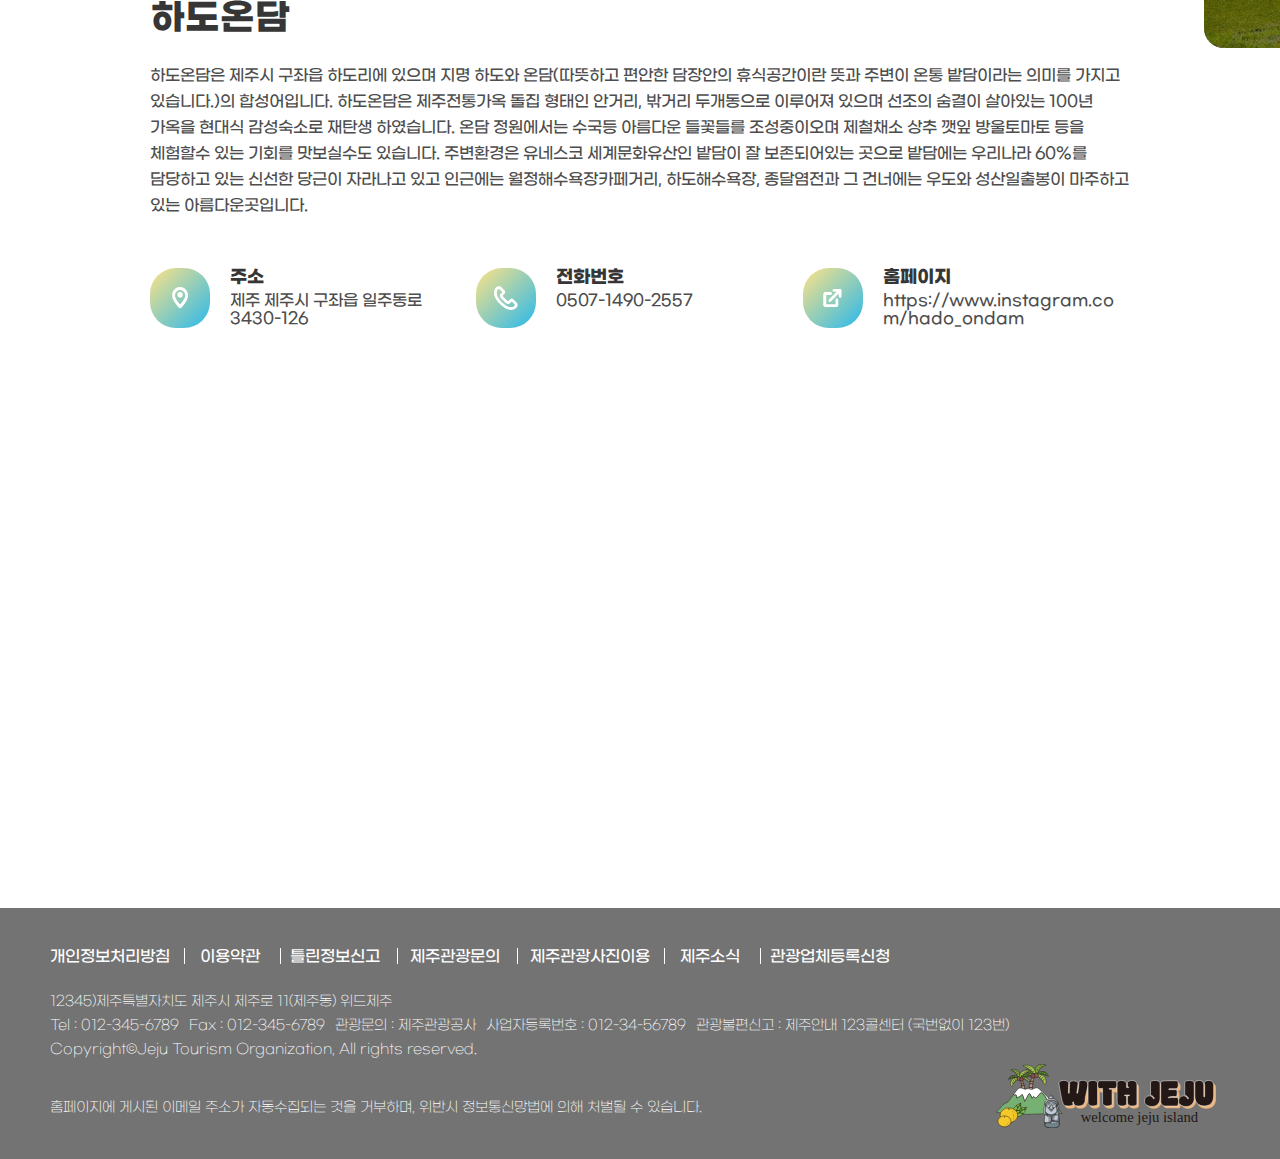
<file: withjeju/with-jeju-sub2.html>
<!DOCTYPE html>
<html lang="ko">
<head>
    <meta charset="UTF-8">
    <meta name="viewport" content="width=device-width, initial-scale=1.0">
    <title>제주관광의 모든것! 위드제주</title>
    <link rel="stylesheet" href="slick-1.8.1/slick/slick.css">
    <link rel="stylesheet" href="slick-1.8.1/slick/slick-theme.css">
    <link rel="stylesheet" href="css/with-jeju-sub2.css">
    <script src='https://cdnjs.cloudflare.com/ajax/libs/jquery/3.6.0/jquery.min.js'></script>
    <script src="slick-1.8.1/slick/slick.min.js"></script>
    <script src="js/slick-main.js"></script>
    <script src="js/breadcrumbs.js"></script>
</head>
<body> 
    <div id="wrap">
        <header id = "mainHeader">
            <div class="header-inner layout">
                <h1 class="logo">
                    <a href="with-jeju-main.html">
                        <img src="logo/logo3.svg" alt = "위드제주로고">
                    </a>
                </h1>
                <nav id = "menu">
                    <ul id = "gnb">
                        <li class="depth-1">
                            <a href="#" class="depth-1-link"><span>여행지</span></a>
                            <ul class="lnb">
                                <li class="depth-2">
                                    <a href="#" class="depth-2-link"><span>관광지</span></a>
                                </li>
                                <li class="depth-2">
                                    <a href="#" class="depth-2-link"><span>축제&행사</span></a>
                                </li>
                            </ul>
                        </li>
                        <li class="depth-1">
                            <a href="#" class="depth-1-link"><span>테마별추천</span></a>
                            <ul class="lnb">
                                <li class="depth-2">
                                    <a href="#" class="depth-2-link"><span>트랙킹</span></a>
                                </li>
                                <li class="depth-2">
                                    <a href="#" class="depth-2-link"><span>익사이팅</span></a>
                                </li>
                                <li class="depth-2">
                                    <a href="#" class="depth-2-link"><span>힐링여행</span></a>
                                </li>
                                <li class="depth-2">
                                    <a href="with-jeju-sub1.html" class="depth-2-link"><span>드라이빙</span></a>
                                </li>
                                <li class="depth-2">
                                    <a href="#" class="depth-2-link"><span>일정별코스</span></a>
                                </li>
                                <li class="depth-2">
                                    <a href="#" class="depth-2-link"><span>캠핑</span></a>
                                </li>
                            </ul>
                        </li>
                        <li class="depth-1">
                            <a href="#" class="depth-1-link"><span>음식&숙박</span></a>
                            <ul class="lnb">
                                <li class="depth-2">
                                    <a href="#" class="depth-2-link"><span>맛집 명소거리</span></a>
                                </li>
                                <li class="depth-2">
                                    <a href="with-jeju-sub2" class="depth-2-link"><span>전통 숙박업소</span></a>
                                </li>
                                <li class="depth-2">
                                    <a href="#" class="depth-2-link"><span>제주 대표음식</span></a>
                                </li>
                            </ul>
                        </li>
                        <li class="depth-1">
                            <a href="#" class="depth-1-link"><span>문화&쇼핑</span></a>
                            <ul class="lnb">
                                <li class="depth-2">
                                    <a href="#" class="depth-2-link"><span>면세점</span></a>
                                </li>
                                <li class="depth-2">
                                    <a href="#" class="depth-2-link"><span>이제주몰</span></a>
                                </li>
                                <li class="depth-2">
                                    <a href="#" class="depth-2-link"><span>제주Deal</span></a>
                                </li>
                                <li class="depth-2">
                                    <a href="#" class="depth-2-link"><span>관광지해설사</span></a>
                                </li>
                                <li class="depth-2">
                                    <a href="#" class="depth-2-link"><span>문화유산</span></a>
                                </li>
                            </ul>
                        </li>
                        <li class="depth-1">
                            <a href="#" class="depth-1-link"><span>나의여행</span></a>
                            <ul class="lnb">
                                <li class="depth-2">
                                    <a href="#" class="depth-2-link"><span>내가 찜한여행</span></a>
                                </li>
                                <li class="depth-2">
                                    <a href="#" class="depth-2-link"><span>나의 여행일정</span></a>
                                </li>
                                <li class="depth-2">
                                    <a href="#" class="depth-2-link"><span>나의 리뷰</span></a>
                                </li>
                                <li class="depth-2">
                                    <a href="#" class="depth-2-link"><span>나의 질문</span></a>
                                </li>
                                <li class="depth-2">
                                    <a href="#" class="depth-2-link"><span>정보수정</span></a>
                                </li>
                            </ul>
                        </li>
                    </ul>
                </nav>

                <div class="mobile-gnb">
                    <button class="sidebar-btn">
                    <span></span>
                    <span></span>
                    <span></span>
                    </button>
                    <div class="sidebar-wrap">
                        <div class="sidebar">
                            <ul id = "mo-nav-icon">
                                <li class="icon-list login">
                                    <a href="#">
                                        <span>로그인</span>
                                    </a>
                                </li>
                                <li class="icon-list language">
                                    <button>
                                        <span>언어변경</span>
                                    </button>
                                </li>
                            </ul>
                            <ul id="mo-gnb">
                                <li class="depth-1">
                                    <a href="#" class="depth-1-link"><span>여행지</span></a>
                                    <ul class="m-lnb">
                                        <li class="depth-2">
                                            <a href="#" class="depth-2-link"><span>관광지</span></a>
                                        </li>
                                        <li class="depth-2">
                                            <a href="#" class="depth-2-link"><span>축제</span>&행사</a>
                                        </li>
                                    </ul>
                                </li>
                                <li class="depth-1">
                                    <a href="#" class="depth-1-link"><span>테마별추천</span></a>
                                    <ul class="m-lnb">
                                        <li class="depth-2">
                                            <a href="#" class="depth-2-link"><span>트랙킹</span></a>
                                        </li>
                                        <li class="depth-2">
                                            <a href="#" class="depth-2-link"><span>익사이팅</span></a>
                                        </li>
                                        <li class="depth-2">
                                            <a href="#" class="depth-2-link"><span>힐링여행</span></a>
                                        </li>
                                        <li class="depth-2">
                                            <a href="with-jeju-sub1.html" class="depth-2-link"><span>드라이빙</span></a>
                                        </li>
                                        <li class="depth-2">
                                            <a href="#" class="depth-2-link"><span>일정별코스</span></a>
                                        </li>
                                        <li class="depth-2">
                                            <a href="#" class="depth-2-link"><span>캠핑</span></a>
                                        </li>
                                    </ul>
                                </li>
                                <li class="depth-1">
                                    <a href="#" class="depth-1-link"><span>음식&숙박</span></a>
                                    <ul class="m-lnb">
                                        <li class="depth-2"><a href="#" class="depth-2-link"><span>맛집 명소거리</span></a>
                                        </li>
                                        <li class="depth-2"><a href="with-jeju-sub2" class="depth-2-link"><span>전통 숙박업소</span></a>
                                        </li>
                                        <li class="depth-2"><a href="#" class="depth-2-link"><span>제주 대표음식</span></a>
                                        </li>
                                    </ul>
                                </li>
                                <li class="depth-1">
                                    <a href="#" class="depth-1-link"><span>문화&쇼핑</span></a>
                                    <ul class="m-lnb">
                                        <li class="depth-2"><a href="#" class="depth-2-link"><span>면세점</span></a>
                                        </li>
                                        <li class="depth-2"><a href="#" class="depth-2-link"><span>이제주몰</span></a>
                                        </li>
                                        <li class="depth-2"><a href="#" class="depth-2-link"><span>제주Deal</span></a>
                                        </li>
                                        <li class="depth-2"><a href="#" class="depth-2-link"><span>관광지해설사</span></a>
                                        </li>
                                        <li class="depth-2"><a href="#" class="depth-2-link"><span>문화유산</span></a>
                                        </li>

                                    </ul>
                                </li>
                                <li class="depth-1">
                                    <a href="#" class="depth-1-link"><span>나의여행</span></a>
                                    <ul class="m-lnb">
                                        <li class="depth-2">
                                            <a href="#" class="depth-2-link"><span>내가 찜한여행</span></a>
                                        </li>
                                        <li class="depth-2">
                                            <a href="#" class="depth-2-link"><span>나의 여행일정</span></a>
                                        </li>
                                        <li class="depth-2">
                                            <a href="#" class="depth-2-link"><span>나의 리뷰</span></a>
                                        </li>
                                        <li class="depth-2">
                                            <a href="#" class="depth-2-link"><span>나의 질문</span></a>
                                        </li>
                                        <li class="depth-2">
                                            <a href="#" class="depth-2-link"><span>정보수정</span></a>
                                        </li>
                                    </ul>
                                </li>
                            </ul>
                        </div>
                    </div>
                </div>

                <ul id = "nav-icon">
                    <li class="icon-list search">
                        <button>
                            검색
                        </button>
                    </li>
                    <li class="icon-list login">
                        <a href="#">
                            로그인
                        </a>
                    </li>
                    <li class="icon-list language">
                        <button>
                            언어변경
                        </button>
                    </li>
                </ul>
            </div>
        </header>

        <section class="mainBanner">
            <h2 class="mainBanner-title">
                <span>전통 숙박업소</span>
            </h2>
        </section>

        <section class="container">
            <div class="colgroup">
                <div class="sub-head">
                    <div class="breadcrumbs">
                        <ul class="breadcrumbs-list">
                            <li class="breadcrumbs-item home">
                                <a href="with-jeju-main.html" class="breadcrumbs-anchor">
                                    <span class="skip">홈버튼</span>
                                </a>
                            </li>
            
                            <li class="breadcrumbs-item">
                                <a href="#" class="breadcrumbs-anchor mobile">테마별 추천</a>
                                <button type="button" class="breadcrumbs-anchor pc">
                                    <span>음식&숙박</span>
                                </button>
                                <div class="tab-list-area">
                                    <ul class="tab-list clearfix">
                                        <li class="tab-item">
                                            <a href="#">
                                                <span>여행지</span>
                                            </a>
                                        </li>
                                        <li class="tab-item">
                                            <a href="#">
                                                <span>테마별 추천</span>
                                            </a>
                                        </li>
                                        <li class="tab-item active">
                                            <a href="#">
                                                <span>음식&숙박</span>
                                            </a>
                                        </li>
                                        <li class="tab-item">
                                            <a href="#">
                                                <span>문화&쇼핑</span>
                                            </a>
                                        </li>
                                        <li class="tab-item">
                                            <a href="#">
                                                <span>나의여행</span>
                                            </a>
                                        </li>
                                    </ul>
                                </div>
                            </li>
                            
                            <li class="breadcrumbs-item">
                                <a href="#" class="breadcrumbs-anchor mobile">테마별 추천</a>
                                <button type="button" class="breadcrumbs-anchor pc">
                                    <span>드라이빙</span>
                                </button>
                                <div class="tab-list-area" >
                                    <ul class="tab-list clearfix">
                                        <li class="tab-item">
                                            <a href="#">
                                                <span>맛집 명소거리</span>
                                            </a>
                                        </li>
                                        <li class="tab-item active">
                                            <a href="#">
                                                <span>전통 숙박업소</span>
                                            </a>
                                        </li>
                                        <li class="tab-item">
                                            <a href="#">
                                                <span>제주 대표음식</span>
                                            </a>
                                        </li>
                                    </ul>
                                </div>
                            </li>
                        </ul>
                    </div>
            
                    <div class="aside-menu">
                        <ul class="aside-menu-list">
                            <li class="aside-menu-item">
                                <button class="aside-menu-button share">
                                    <span class="skip">공유</span>
                                </button>
                            </li>
                            <li class="aside-menu-item">
                                <button class="aside-menu-button print">
                                    <span class="skip">인쇄</span>
                                </button>
                            </li>
                            <li class="aside-menu-item">
                                <button class="aside-menu-button copy">
                                    <span class="skip">복사</span>
                                </button>
                            </li>
                        </ul>
                    </div>            
                </div>
                <div class="accomodation-slide-wrap">
                    <div class="middle-tab-wrap">
                        <button class="tab-select">
                            <span>하도온담</span>
                        </button>
                        <ul class="middle-tab-list">
                            <li class="middle-tab-item active-dot">
                                <a href="with-jeju-sub2.html" class="middle-tab-button">
                                    <span>하도온담</span>
                                </a>
                            </li>
                            <li class="middle-tab-item">
                                <a href="#" class="middle-tab-button">
                                    <span>서광이지</span>
                                </a>
                            </li><li class="middle-tab-item">
                                <a href="#" class="middle-tab-button">
                                    <span>신촌 돌집</span>
                                </a>
                            </li>
                        </ul>
                    </div>

                    <div class="accomodation-slide-title">
                        <h2>제주 전통숙소</h2>
                        <p>
                            도시에서 볼 수 없던 제주만의 고즈넉한 전통 숙박업소를 소개합니다.<br>
                            지친 일상을 벗어나 힐링을 위해 떠나는 여행 어떠신가요?
                        </p>
                    </div>
                    <div class="slide-wrap">
                        <div class="accomodation-contain active-slide">
                            <div class="accomodation-area">
                                <div class="accomodation-slide slide1">
                                    <div class="accomodation-item">
                                        <img src="image/acc1-item1.png" alt="하도온담이미지1">
                                    </div>
                                    <div class="accomodation-item">
                                        <img src="image/acc1-item2.png" alt="하도온담이미지2">
                                    </div>
                                    <div class="accomodation-item">
                                        <img src="image/acc1-item3.png" alt="하도온담이미지3">
                                    </div>
                                    <div class="accomodation-item">
                                        <img src="image/acc1-item4.png" alt="하도온담이미지4">
                                    </div>
                                    <div class="accomodation-item">
                                        <img src="image/acc1-item5.png" alt="하도온담이미지5">
                                    </div>
                                    <div class="accomodation-item">
                                        <img src="image/acc1-item6.png" alt="하도온담이미지6">
                                    </div>
                                </div>
                                <div class="accomodation-arrow accomodation-arrow1 active1">
                                    <button class="accomodation-arrow-prev accomodation-arrow-prev1"></button>
                                    <div class="accomodation-control">
                                        <span class="current current1">1</span>
                                        <span class="total">6</span>
                                    </div>
                                    <button class="accomodation-arrow-next accomodation-arrow-next1"></button>
                                </div>
                            </div>
                            <div class="accomodation-info">
                                <h3 class="info-title">
                                    <span>따뜻하고 편안한 담장안의 휴식공간</span>
                                    <span>하도온담</span>
                                </h3>
                                <p>
                                    하도온담은 제주시 구좌읍 하도리에 있으며 지명 하도와 온담(따뜻하고 편안한 담장안의 휴식공간이란 뜻과 주변이 온통 밭담이라는 의미를 가지고 있습니다.)의 합성어입니다. 
                                    하도온담은 제주전통가옥 돌집 형태인 안거리, 밖거리 두개동으로 이루어져 있으며 선조의 숨결이 살아있는 100년 가옥을 현대식 감성숙소로 재탄생 하였습니다. 
                                    온담 정원에서는 수국등 아름다운 들꽃들를 조성중이오며 제철채소 상추 깻잎 방울토마토 등을 체험할수 있는 기회를 맛보실수도 있습니다. 
                                    주변환경은 유네스코 세계문화유산인 밭담이 잘 보존되어있는 곳으로 밭담에는 우리나라 60%를 담당하고 있는 신선한 당근이 자라나고 있고 
                                    인근에는 월정해수욕장카페거리, 하도해수욕장, 종달염전과 그 건너에는 우도와 성산일출봉이 마주하고 있는 아름다운곳입니다.
                                </p>
                                <ul class="info-list">
                                    <li>
                                        <p>주소</p>
                                        <p>제주 제주시 구좌읍 일주동로 3430-126</p>
                                    </li>
                                    <li>
                                        <p>전화번호</p>
                                        <p>0507-1490-2557</p>
                                    </li>
                                    <li>
                                        <p>홈페이지</p>
                                        <p>https://www.instagram.com/hado_ondam</p>
                                    </li>
                                </ul>
                            </div>
                            <div class="map-area">
                                <figure class="map">
                                    <iframe src="https://www.google.com/maps/embed?pb=!1m18!1m12!1m3!1d3326.71806469857!2d126.87241157645725!3d33.50871164623342!2m3!1f0!2f0!3f0!3m2!1i1024!2i768!4f13.1!3m3!1m2!1s0x350d153e28d0fbbf%3A0x9edebb04d4f50811!2z7ZWY64-E7Jio64u0!5e0!3m2!1sko!2skr!4v1710733239707!5m2!1sko!2skr" allowfullscreen="" loading="lazy" referrerpolicy="no-referrer-when-downgrade"></iframe>
                                </figure>
                            </div>
                        </div>
    
                        <div class="accomodation-contain">
                            <div class="accomodation-area">
                                <div class="accomodation-slide slide2">
                                    <div class="accomodation-item">
                                        <img src="image/acc2-item1.png" alt="서광이지이미지1">
                                    </div>
                                    <div class="accomodation-item">
                                        <img src="image/acc2-item2.png" alt="서광이지이미지2">
                                    </div>
                                    <div class="accomodation-item">
                                        <img src="image/acc2-item3.png" alt="서광이지이미지3">
                                    </div>
                                    <div class="accomodation-item">
                                        <img src="image/acc2-item4.png" alt="서광이지이미지4">
                                    </div>
                                    <div class="accomodation-item">
                                        <img src="image/acc2-item5.png" alt="서광이지이미지5">
                                    </div>
                                </div>
                                <div class="accomodation-arrow accomodation-arrow2 active2">
                                    <button class="accomodation-arrow-prev accomodation-arrow-prev2"></button>
                                    <div class="accomodation-control">
                                        <span class="current current2">1</span>
                                        <span class="total">5</span>
                                    </div>
                                    <button class="accomodation-arrow-next accomodation-arrow-next2"></button>
                                </div>
                            </div>
                            <div class="accomodation-info">
                                <h3 class="info-title">
                                    <span>희망적인빛, 편안한휴식</span>
                                    <span>서광이지</span>
                                </h3>
                                <p>
                                    시내에서 조금 벗어난 숲속, 한적한 안덕면 서광리 마을에 위치한 서광이지는 자연과 어우러진 제주 돌집 가옥을 개조한 공간입니다.
                                    개별 자쿠지, 바베큐, 루프탑 등이 마련되어 있어 프라이빗하고 여유롭게 힐링하기 좋은 공간입니다.
                                    주변에 주요 관광지와 유명카페가 많고,
                                    편의점 및 편의시설도 가까워 여행하기에 편리합니다.
                                    너른 잔디마당과 푸른 나무와 새소리를 배경삼아 자연과 어우러져
                                    바쁘고 복잡한 일상에서 벗어나 조용하고 편안한 여행을 누릴 수 있는 공간입니다.
                                    서광이지를 방문하시는 모든 분들이 희망적인빛(瑞光)을 받으며 편안한 휴식(easy)을 취할 수 있는 공간이 되길 바랍니다.
                                </p>
                                <ul class="info-list">
                                    <li>
                                        <p>주소</p>
                                        <p>제주 서귀포시 안덕면 서광리 1873-3</p>
                                    </li>
                                    <li>
                                        <p>전화번호</p>
                                        <p>0101-1212-3434</p>
                                    </li>
                                    <li>
                                        <p>홈페이지</p>
                                        <p>http://seogwangeasy.nowr.net</p>
                                    </li>
                                </ul>
                            </div>
                            <div class="map-area">
                                <figure class="map">
                                    <iframe src="https://www.google.com/maps/embed?pb=!1m18!1m12!1m3!1d3335.1696822023423!2d126.29972707658615!3d33.288223573454175!2m3!1f0!2f0!3f0!3m2!1i1024!2i768!4f13.1!3m3!1m2!1s0x350c5db2e1de7183%3A0x1c588a0f6c510d0!2z7ISc6rSR7J207KeA!5e0!3m2!1sko!2skr!4v1711689959493!5m2!1sko!2skr" allowfullscreen="" loading="lazy" referrerpolicy="no-referrer-when-downgrade"></iframe>
                                </figure>
                            </div>
                        </div>
    
                        <div class="accomodation-contain">
                            <div class="accomodation-area">
                                <div class="accomodation-slide slide3">
                                    <div class="accomodation-item">
                                        <img src="image/acc3-item1.png" alt="신촌돌집이미지1">
                                    </div>
                                    <div class="accomodation-item">
                                        <img src="image/acc3-item2.png" alt="신촌돌집이미지2">
                                    </div>
                                    <div class="accomodation-item">
                                        <img src="image/acc3-item3.png" alt="신촌돌집이미지3">
                                    </div>
                                    <div class="accomodation-item">
                                        <img src="image/acc3-item4.png" alt="신촌돌집이미지4">
                                    </div>
                                    <div class="accomodation-item">
                                        <img src="image/acc3-item5.png" alt="신촌돌집이미지5">
                                    </div>
                                    <div class="accomodation-item">
                                        <img src="image/acc3-item6.png" alt="신촌돌집이미지6">
                                    </div>
                                    <div class="accomodation-item">
                                        <img src="image/acc3-item7.png" alt="신촌돌집이미지7">
                                    </div>
                                </div>
                                <div class="accomodation-arrow accomodation-arrow3 active3">
                                    <button class="accomodation-arrow-prev accomodation-arrow-prev3"></button>
                                    <div class="accomodation-control">
                                        <span class="current current3">1</span>
                                        <span class="total">7</span>
                                    </div>
                                    <button class="accomodation-arrow-next accomodation-arrow-next3"></button>
                                </div>
                            </div>
                            <div class="accomodation-info">
                                <h3 class="info-title">
                                    <span>돌담이 정겨운 제주전통 돌집</span>
                                    <span>신촌 돌집</span>
                                </h3>
                                <p>
                                    제주에서만 볼 수 있는 정낭은 제주에서 집 울타리의 대문이 놓일 자리에 가로놓는 나무 기둥으로 집 입구에 서까래 크기의 나무 3개를 돌기둥에 넣어 
                                    집안에 사람이 있는지의 유무를 알리는 역할을 해왔는데 돌기둥 구멍에서 나무를 빼거나 넣는 방식으로 몇 개가 구멍 안에 들어가 있고, 몇 개가 빠져있는지에 따라 멀리 외출 중, 저녁때 돌아옴, 금방 돌아옴, 집에 있음 등을 표시해줍니다.
                                    숙소 개념의 공간에서는 현대적인 느낌이 많이 더해져 쉽게 볼 수 있지는 않으나 신촌돌집에 가면 입구에서 정낭이 반갑게 맞이해주고 있어 들어서는 순간부터 도시에서의 주거공간의 느낌에서 확연히 다른 여행의 느낌을 느껴볼 수 있습니다.
                                    정낭을 지나 들어서면 푸른 정원이 펼쳐지는데 정원으로 이어지는 돌길 또한 제주에서만 볼 수 있는 화산암으로 길이 만들어져 있어 인상 깊은 느낌을 주며, 
                                    잔디가 깔린 마당의 돌담 아래는 저마다 형형색색 아름다운 자태를 뽐내는 꽃들이 반겨주는데 주인이 계절마다 직접 가꾸고 키우는 꽃으로 관리 또한 보기 좋게 잘되어 있습니다.
                                    옛 전통 가옥의 서까래를 그대로 살리고 푹신한 소파와 하늘거리는 커텐, 분위기를 살려주는 멋스러운 조명 등이 조화를 이루며 이색적인 공간과 마주할 수 있는 곳으로 
                                    푸른 정원을 바라보며 커피 한 잔의 여유를 즐기기 좋게 만들어진 테라스 위의 귀여운 의자부터 해먹까지 여행객들의 심리를 너무나도 잘 파악하고 있는듯한 인테리어와 편의시설, 
                                    어린아이들이 와서 맨발로 뛰어다녀도 괜찮을 만큼 마당에 약을 뿌리지 않고 직접 잔디를 가꿀 만큼 세심한 배려가 돋보이는 신촌돌집은 최대 인원은 4명으로 4인 가족 혹은 연인, 친구와 가기 좋은 장소입니다.
                                </p>
                                <ul class="info-list">
                                    <li>
                                        <p>주소</p>
                                        <p>제주특별자치도 제주시 조천읍 신촌5길 30</p>
                                    </li>
                                    <li>
                                        <p>전화번호</p>
                                        <p>0101-1212-3434</p>
                                    </li>
                                    <li>
                                        <p>홈페이지</p>
                                        <p>https://jejusinchondoljib.modoo.at/</p>
                                    </li>
                                </ul>
                            </div>
                            <div class="map-area">
                                <figure class="map">
                                    <iframe src="https://www.google.com/maps/embed?pb=!1m18!1m12!1m3!1d3325.6436646718507!2d126.61832467659413!3d33.53664907335548!2m3!1f0!2f0!3f0!3m2!1i1024!2i768!4f13.1!3m3!1m2!1s0x350d1ded70a2998d%3A0x18c1ae29de5402b3!2z7Iug7LSM64-M7KeR!5e0!3m2!1sko!2skr!4v1711690006846!5m2!1sko!2skr" allowfullscreen="" loading="lazy" referrerpolicy="no-referrer-when-downgrade"></iframe>
                                </figure>
                            </div>
                        </div>
                    </div>
                </div>
            </div>
        </section>

        <footer id="footer">
            <div class="footer1-wrap">
                <dl class="footer1">
                    <dt class="skip">위드제주정보</dt>
                    <dd>
                        <a href="#">개인정보처리방침</a>
                    </dd>
                    <dd>
                        <a href="#">이용약관</a>
                    </dd>
                    <dd>
                        <a href="#">틀린정보신고</a>
                    </dd>
                    <dd>
                        <a href="#">제주관광문의</a>
                    </dd>
                    <dd>
                        <a href="#">제주관광사진이용</a>
                    </dd>
                    <dd>
                        <a href="#">제주소식</a>
                    </dd>
                    <dd>
                        <a href="#">관광업체등록신청</a>
                    </dd>
                </dl>
            </div>    
            <div class="footer2-wrap">
                <address class="footer2-1">
                    <span>12345)제주특별자치도 제주시 제주로 11(제주동) 위드제주</span>
                </address>
                <dl class="footer2-2">
                    <dt class="skip">위드제주정보</dt>
                    <dd>Tel : 012-345-6789</dd>
                    <dd>Fax : 012-345-6789</dd>
                    <dd>관광문의 : 제주관광공사</dd>
                    <dd>사업자등록번호 : 012-34-56789</dd>
                    <dd>관광불편신고 : 제주안내 123콜센터 (국번없이 123번)</dd>
                </dl>
                <p>Copyright©Jeju Tourism Organization, All rights reserved.</p>
                <p>홈페이지에 게시된 이메일 주소가 자동수집되는 것을 거부하며, 위반시 정보통신망법에 의해 처벌될 수 있습니다.</p>
            </div>

            <h1 class="footer-logo">
                <a href="with-jeju-main.html">
                    <img src="logo/logo3.svg" alt="위드제주로고">
                </a>
            </h1>
        </footer>
    </div>

    <script src="js/nav.js"></script> 
</body>
</html>
</file>
<file: withjeju/css/with-jeju-sub1.css>
@charset "UTF-8";
@import url(../jeju-font.css);

*{margin:0; padding:0; box-sizing: border-box;}
ul,ol,dl{list-style:none;}
a{text-decoration:none;}
img{margin:0; padding:0; vertical-align:top; text-align:left; border:0;}
button:focus, a:focus, button, a {outline: none;}
html, body{font-family:'GmarketSansMedium'; overflow-x:hidden; color: #363636;}
html.not-scroll, html.not-scroll body {overflow-y: hidden;}
button {cursor: pointer; background-color: transparent; border: 0; width: 100%; height: 100%;}
#skip, .skip{position:absolute; text-indent: -9999px;}

@media screen and (min-width:1640px){
    .container {width: 1640px !important;}
    .box-contents {width: 1205px !important;}
    .drive-menu-item:nth-child(2){margin:0 22px !important;}
    .info>li>span:last-child {width: 1000px !important;}
}

@media screen and (min-width:1024px){
    /*LAYOUT STYLE*/
    #wrap{overflow: hidden;}

    /*MAIN HEADER STYLE*/
    #mainHeader {
        position: absolute;
        top: 0;
        left: 0;
        width: 100%; 
        height: 90px; 
        overflow: hidden; 
        background-color: transparent; 
        transition: all 0.5s;
        z-index: 10000;
    }
    #mainHeader  .header-inner {
        position: relative; 
        text-align: center;
        display: flex;
    }
    #mainHeader .logo{
        width: 170px;
        margin-left: 20px;
    }
    .logo a {
        width: 100%;
        display: block;
        height: 100%;
        box-sizing: border-box;
        display: flex;
        align-items: center;
    }
    #mainHeader .logo img{
        width: 100%;
        height: auto;
    }
    #mainHeader  #menu {
        display: flex;
        margin: 0 auto;
        display: inline-block;
    }
    #mainHeader  #menu #gnb {
        display: flex; 
        text-align: center;
        align-items: center;
    }
    #mainHeader #menu #gnb:before{
        content:'';
        position: absolute;
        display: block;
        top: 99%;
        right: 0;
        background-color: rgba(255, 255, 255, 0.2);
        width: 100%;
        height: 1px;
    }
    #mainHeader.open #menu #gnb:before{
        content:'';
        position: absolute;
        display: block;
        top: 99%;
        right: 0;
        background-color: rgba(54, 54, 54, 0.2);
        width: 100%;
        height: 1px;
    }
    #mainHeader  #menu .depth-1 {position: relative;}
    #mainHeader  #menu .depth-1 > .depth-1-link {
        display: flex; 
        align-items: center; 
        height: 90px; 
        padding: 0 65px; 
        font-size: 16px; 
    }
    #mainHeader #menu .depth-1 > .depth-1-link > span {
        position: relative; 
        display: block; 
        font-size: 16px;
        color: #fff;
    }
    #mainHeader #menu .depth-1 > .depth-1-link > span:before {
        content: ""; 
        display: block; 
        position: absolute; 
        left: -2px; 
        bottom: 0; 
        width: 0;
        height: 11px; 
        transition: all 0.3s; 
        transition-timing-function: cubic-bezier(0.165, 0.84, 0.44, 1); 
        z-index: -1; 
        background-color: #60ccf6;
    }
    #mainHeader #menu .depth-1.current > a > span:before {
        content: ""; 
        display: block; 
        width:calc(100% + 4px);
    }
    #mainHeader #menu .depth-1 .lnb {
        position: absolute; 
        top: 120%; 
        left: 0; 
        width: 100%; 
        padding-bottom: 35px; 
        visibility: hidden; 
        opacity: 0; 
        transition: all 0.1s;
    }
    #mainHeader.open{background-color: #fff;}
    #mainHeader.open #menu .depth-1 .lnb {
        visibility: visible; 
        opacity: 1; 
        transition: all 0.5s;
    }
    #mainHeader.open #menu .depth-1 > .depth-1-link > span {
        color : #363636;
    }
    #mainHeader  #menu .depth-2 > .depth-2-link {
        display: block; 
        padding: 8.5px 0; 
        font-size: 16px; 
        color: #363636; 
        transition: color 0.1s;
        font-family: "GmarketSansLight";
    }
    #mainHeader  #menu .depth-2 > .depth-2-link:hover,
    #mainHeader  #menu .depth-2 > .depth-2-link:focus {
        color: #007ea5; 
    }
    #mainHeader .mobile-gnb {display: none;}
    #nav-icon{
        display: flex;
        margin: 0px 20px;
    }
    #nav-icon .icon-list{
        display: flex;
    }
    #nav-icon .icon-list button,
    #nav-icon .icon-list a{
        text-indent: -9999px;
        position: relative;
        width: 40px;
    }
    #nav-icon .icon-list button:before,
    #nav-icon .icon-list a:before{
        content:'';
        position: absolute;
        width: 18px;
        height: 18px;
        top: 50%;
        left: 50%;
        transform: translate(-50%,-50%);
    }
    #nav-icon .language button{padding-right: 0;}
    #nav-icon .search button:before{
        background: url(../icon/search.svg)no-repeat center;
    }
    #nav-icon .login a:before{
        background:url(../icon/mypage.svg)no-repeat center;
    }
    #nav-icon .language button:before{
        background:url(../icon/language.svg)no-repeat center;
    }
    #mainHeader.open .search button:before{background: url(../icon/search-black.svg)no-repeat center;}
    #mainHeader.open .login a:before{background: url(../icon/mypage-black.svg)no-repeat center;}
    #mainHeader.open .language button:before{background: url(../icon/language-black.svg)no-repeat center;}

    /*MAINBANNER STYLE*/
    .mainBanner{
        width: 100%;
        height: 520px;
        position: relative;
        margin: 0 auto;
        background: url(../image/drive-banner.png)no-repeat center;
        background-size: cover;
    }
    .mainBanner-title{
        width: 100%;    
        text-align: center;
        position: absolute;
        top: 50%;
        left: 50%;
        transform: translate(-50%,-50%);
    }
    .mainBanner-title span{
        font: 54px 'GmarketSansBold';
        color: #fff;;
    }
    .mainBanner:after{
        content:'';
        position: absolute;
        clear:both;
    }

    /*container STYLE*/
    .container {
        width: 1000px;
        margin: 0 auto;
        position: relative;
    }
    .colgroup{width: 100%;}
    .sub-head{position: relative;}
    .breadcrumbs{
        position: absolute;
        height: 53px;
        bottom: 46px;
        left: 0;
        z-index: 100;
    }
    .breadcrumbs-list{
        float: left;
        overflow: visible;
    }
    .breadcrumbs-item.home{
        top: 13px;
        width: 40px;
        height: 40px;
        margin-right: 25px;
        border-radius: 50%;
        background: #fff url(../icon/home.png) center no-repeat;
        background-size:25px auto;
    }
    .breadcrumbs-item{
        float: left;
        margin-right: 33px;
        width: 200px;
        position: relative;
        line-height: 53px;
    }
    .breadcrumbs-item:after{
        content:'';
        position: absolute;
        opacity: 0;
        visibility: hidden;
        top: 0;
        bottom: auto;
        left: -15px;
        width: calc(100% + 30px);
        height: 100%;
        background: #fff;
        z-index: -1;
        border-bottom-right-radius: 20px;
        box-shadow: 5px 9px 35px 0 rgba(0, 0, 0, 0.15);
        transition-property: opacity, visibility;
        transition-duration: 0.3s;
        transition-timing-function: ease-in-out;
    }
    .breadcrumbs-item.active:after{
        opacity: 1;
        visibility: visible;
    }
    .breadcrumbs-item:before{
        content:'';
        position: absolute;
        top: 46px;
        bottom: auto;
        left: 0;
        width: 100%;
        height: 1px;
        background: #fff;
    }
    .breadcrumbs-item.home:before{width: 0;}
    .breadcrumbs-item.active:before{   
        position: absolute;
        bottom: 6px;
        left: 0;
        width: 100%;
        height: 1px;
        background-color: #000;
        opacity: 0.1;
    }
    .breadcrumbs-anchor.mobile{display: none;}
    .breadcrumbs-anchor>span{
        color: #fff;
        font: 17px "GmarketSansMedium";
        display: block;
        width: 100%;
        line-height: 53px;
    }
    .breadcrumbs-anchor{
        position: relative;
        width: 100%;
        line-height: 53px;
        display: block;
        text-align: left;
    }
    .breadcrumbs-item.home .breadcrumbs-anchor:after{width: 0;}
    .breadcrumbs-anchor:after{
        content:'';
        position: absolute;
        top: 50%;
        right: 0;
        transform: translateY(-50%);
        background: url(../icon/message-next.png)no-repeat center;
        width: 12px;
        height: 12px;
        background-size: contain;
    }
    .breadcrumbs-item.active .breadcrumbs-anchor:after{
        background: url(../icon/arrow-up.png)no-repeat center;
        background-size: contain;
    }
    .breadcrumbs-item.active .breadcrumbs-anchor>span{
        color: #363636;
    }
    .tab-list-area{display: none;}
    .breadcrumbs-item.active .tab-item>a>span{
        font-size: 15px;
        line-height: 17px;
        color: #8c8c8c;
        word-break: keep-all;
    }
    .tab-item a {
        display: block;
        color: #8c8c8c;
    }
    .breadcrumbs-item.active .tab-item.active span{color:#007ea5;}
    .tab-item a span:hover,
    .tab-item a span:visited,
    .tab-item a span:active,
    .tab-item a span:focus{color:#007ea5 !important;}
    .aside-menu {
        position: absolute;
        bottom: 46px;
        right: 0;
        z-index: 100;
    }
    .aside-menu-list,
    .aside-menu-item{float: left;}
    .aside-menu-item{margin-left: 10px;}
    .aside-menu button{
        position: relative;
        width: 45px;
        height: 45px;
        background-color: rgba(0, 0, 0, 0.5);
        border-radius: 20px;
        box-shadow: 3px 4px 18px 2px rgba(204, 204, 204, 0.25);
    }
    .aside-menu button:before{
        content:'';
        position: absolute;
        top: 50%;
        left: 50%;
        transform: translate(-50%, -50%);
        width: 19px;
        height: 18px;
    }
    .aside-menu .share:before{
        background: url(../icon/share.png)no-repeat center;
        background-size: cover;
    }
    .aside-menu .print:before{
        background: url(../icon/print.png)no-repeat center;
        background-size: cover;
    }
    .aside-menu .copy:before{
        background: url(../icon/copy.png)no-repeat center;
        background-size: cover;
    }

    /*drive-slide-wrap STYLE*/
    .drive-slide-wrap{
        position: relative;
    }
    .drive-slide-title{
        width: 100%;
        position: relative;
        padding-bottom: 100px;
    }
    .drive-slide-title:before{
        content: '';
        position: absolute;
        top: 0;
        left: 50%;
        background: #CBECFF;
        background-size: contain;
        transform: translateX(-50%);
        z-index: -1;
        width: 200%;
        height: 600px;
    }
    .drive-slide-title h2{
        font: 40px 'GmarketSansBold';
        text-align: center;
        padding: 170px 0 18px 0;
        position: relative;
    }
    .drive-slide-title h2:before{
        content: '';
        position: absolute;
        top: 41px;
        left: 50%;
        transform: translateX(-50%);
        width: 140px;
        height: 140px;
        background: url(../icon/check.png) no-repeat center;
        background-size: contain;
    }
    .drive-slide-title p{
        font: 17px 'GmarketSansBold';
        text-align: center;
        line-height: 25px;
    }
    .drive-slide-area {
        background: #fff;
        padding: 55px 76px;
        border-radius: 10px 10px 60px 60px;
        box-shadow: 0px 0px 31.5px 3.5px rgba(0, 0, 0, 0.05);
    }
    .drive-item{text-align: center;}
    .drive-item img{
        width: 280px;
        height: 185px;
        margin: 0 auto;
    }
    .drive-item div {
        font-size: 18px;
        margin: 16px 0 10px;
        line-height: 32px;
    }
    .drive-item a{
        line-height: 20px;
        background: #fff;
        color: #363636;
        font-family: 'GmarketSansMedium';
        border:1px solid #363636;
    }
    .btn {
        display: inline-block;
        border-radius: 5px;
        padding: 6px 11px 5px 11px;
        text-align: center;
        font-size: 15px;
        font-family: 'GmarketSansLight';
        line-height: 28px;
        background: #363636;
        color: #fff;;
        transition: background .3s;
        position: relative;
    }
    .btn:after{
        content:'';
        position: relative;
        display: inline-block;
        margin-left: 8px;
    }
    .drive-item .btn:after{
        width: 12px;
        height: 12px;
        background: url(../icon/more-black.png)no-repeat center;
        background-size: contain;
    }
    .drive-item .btn:hover:after,
    .box-contents .btn:after{
        width: 12px;
        height: 12px;
        background: url(../icon/more-white.png)no-repeat center;
        background-size: contain;
    }
    .drive-menu-item:after{
        width: 12px;
        height: 12px;
        background: url(../icon/more-black.png)no-repeat center;
        background-size: contain;   
    }
    .drive-menu-item .btn:after{
        width: 12px;
        height: 12px;
        background:url(../icon/message-next.png)no-repeat center;
        background-size: contain;
    }
    .btn:hover{
        background: linear-gradient(to bottom right, #ffe385, #28b8ec);
        color: #fff;
    }
    .drive-item a:hover{
        background: #363636;
        color: #fff;;
    }
    .line{
        height: 2px;
        background: url(../image/line.png);
        margin: 25px 0 30px 0;
    }
    .drive-menu {
        display: flex;
        justify-content: center;
    }
    .drive-menu-list {display: flex;}
    .drive-menu-item{
        border-radius: 5px;
    }
    .drive-menu-item:nth-child(2){margin:0 10px;}
    .drive-menu-item a {
        font-size: 17px;
        color: #fff;
        font-family: 'GmarketSansLight';
        display: block;
    }
    .drive-arrow>li{
        width: 33px;
        height: 33px;
        border-radius: 18px;
        border: 4px solid #fff;
        box-sizing: content-box;
        position: absolute;
        top: 80px;
        transition-duration: .3s;
        z-index: 100;
    }
    .drive-arrow-prev{
        background: #363636 url(../icon/arrow.png) no-repeat center;
        left: -23px;
    }
    .drive-arrow-next{
        background: #363636 url(../icon/arrow.png) no-repeat center;
        right: -23px;
        transform: rotateY(180deg);
    }

    /*drive-introduce STYLE*/
    .drive-introduce{position: relative;}
    .drive-introduce-title {
        padding: 60px 0 20px 0;
    }
    .drive-introduce-title span{
        font: 24px 'GmarketSansBold';
        color : #0F5E92;
    }
    /* .map-area{
        border: 1px solid red;
        width: 100%;
        height: 470px;
    }
    .map{width: 100%; height: 100%;}
    .map iframe{width: 100%; height: 100%;} */
    .drive-introduce-box-wrap{
        overflow: hidden;
    }
    .drive-introduce-box:nth-child(odd){
        background: #f9f9f9;
    }
    .drive-introduce-box:nth-child(even){
        background: #ffffff;
    }
    .drive-introduce-box,
    .box-image,
    .box-contents{float: left;}
    .drive-introduce-box{
        border: 1px solid #cccccc;
        border-radius: 10px;
        padding: 30px 25px;
        margin-bottom: 60px;
        width: 100%;
    }
    .box-image {
        width: fit-content;
        margin-right: 30px;
    }
    .box-contents {
        width: 567px;
    }
    .image{
        width: 350px;
        height: 248px;
    }
    .image img{
        width: 100%;
        height: 100%;
    }
    .box-contents h3 {
        font: 20px  'GmarketSansBold';
        margin-bottom: 15px;
    }
    .box-contents p {
        font-size: 17px;
        line-height: 20px;
        -webkit-line-clamp: 3;
        overflow: hidden;
        display: -webkit-box !important;
        -webkit-box-orient: vertical;
    }
    .box-contents .line {
        height: 1px;
        margin: 15px 0;
    }
    .info{margin-bottom: 15px;}
    .info>li,
    .info>li>span {overflow: hidden;}
    .info>li>span {
        line-height: 19px;
        display: inline-block;
    }
    .info>li>span:first-child {width: 113px;}
    .info>li>span:last-child {
        color: #5d5d5d;
        text-overflow: ellipsis;
        white-space: nowrap;
        width: 425px;
    }
    .drive-introduce:after{
        content:'';
        position: absolute;
        bottom: 0;
        left: 50%;
        width: 200%;
        height: 800px;
        transform: translateX(-50%);
        background: url(../image/beachbg.png)no-repeat bottom;
        background-size: contain;
        z-index: -1;
    }

    /*footer STYLE*/
    footer{
        background: #737373;
        overflow: hidden;
        padding: 40px 50px 0px;
        position: relative;
        clear: both;
    }
    .footer1-wrap{
        width: 100%;
        float: left;
    }
    .footer1{
        float: left;
        overflow: hidden;
    }
    .footer1>dd{
        float: left;
        padding-right: 30px;
        position: relative;
    }
    .footer1>dd>a{
        display: block;
        color: #fff;
        font-family: "GmarketSansMedium";
    }
    .footer1>dd:after{
        position: absolute;
        content:'';
        width: 1px;
        height: 100%;
        top: 0;
        right: 10%;
        background:#fff;
    }
    .footer1>dd:last-child:after{
        width: 0;
    }
    .footer2-wrap{
        overflow: hidden;
        width: 100%;
    }
    .footer2-1>span{
        color: #fff;
        display: inline-block;
        font: 14px 'GmarketSansLight';
        margin: 30px 0 10px 0;
    }
    .footer2-2{
        float: left;
        overflow: hidden;
    }
    .footer2-2>dd{
        float: left;
        color: #fff;
        font: 14px 'GmarketSansLight';
        margin: 0 10px 10px 0;
    }
    .footer2-2>dd:last-child{padding-bottom: 0;}
    .footer2-wrap p{
        color: #fff;
        clear: both;
        margin:0px 0 40px 0;
        font: 14px 'GmarketSansLight';
        word-break: keep-all;
    }
    .footer2-wrap>p:nth-child(4){
        line-height: 23px;
    }
    .footer-logo {
        position: absolute;
        bottom: 31px;
        right: 5%;
        width: 220px;
        height: auto;
    }
    .footer-logo>a{
        display: block;
        width: 100%;
        height: 100%;
    }
}
@media screen and (min-width:1023px) and (max-width:1350px){
    #mainHeader #menu .depth-1 > .depth-1-link {padding: 0 3vw;}
}
@media screen and (min-width:768px) and (max-width:1023px) {
    /*LAYOUT STYLE*/
    #wrap{overflow: hidden;}

    /*MAIN HEADER STYLE*/
    #mainHeader #menu{display: none;}
    #mainHeader {
        position: absolute; 
        width: 100%; 
        height: 65px; 
        overflow: visible;
        background-color: transparent; 
        transition: all 0.5s; 
        z-index: 10000;
        top: 0;
        left: 0;
    }
    #mainHeader .header-inner {
        position: relative; 
        text-align: right;
    }
    #mainHeader .logo{
        width: 170px;
        margin-left: 20px;
        position: absolute;
        height: 65px;
    }
    .logo a {
        width: 100%;
        display: block;
        height: 100%;
        box-sizing: border-box;
    }
    #mainHeader .logo img{
        width: 100%;
        height: auto;
        position: absolute;
        top: 50%;
        left: 50%;
        transform: translate(-50%, -50%);
    }
    #mainHeader #mo-gnb .gnb-depth-1 {
        display: block; 
        text-align: center;
    }
    #mainHeader .mobile-gnb .sidebar-btn {
        position: relative; 
        width: 65px; 
        height: 65px; 
        z-index: 1;
    }
    #mainHeader .mobile-gnb .sidebar-btn span {
        display: block; 
        position: absolute; 
        left: 20px; 
        width: 24px; 
        height: 2px; 
        background-color: #fff;
    }
    #mainHeader .mobile-gnb .sidebar-btn span:nth-child(1) {top: 22px;}
    #mainHeader .mobile-gnb .sidebar-btn span:nth-child(2) {top: 32px; transition: opacity 0s 0.15s;}
    #mainHeader .mobile-gnb .sidebar-btn span:nth-child(3) {top: 42px;}
    #mainHeader .mobile-gnb .sidebar-btn span:nth-child(1),
    #mainHeader .mobile-gnb .sidebar-btn span:nth-child(3) {transition: top 0.15s 0.15s, transform 0.15s, width 0.15s, left 0.15s;}
    #mainHeader .mobile-gnb.open .sidebar-btn span:nth-child(2) {opacity: 0; transition: opacity 0.15s;}
    #mainHeader .mobile-gnb.open .sidebar-btn span:nth-child(1), 
    #mainHeader .mobile-gnb.open .sidebar-btn span:nth-child(3) {
        top: 32px; 
        width: 30px; 
        transition: top 0.15s, transform 0.15s 0.15s, width 0.15s 0.15s, left 0.15s 0.15s;
        background-color:#363636;
    }
    #mainHeader .mobile-gnb.open .sidebar-btn span:nth-child(1) {left: 18px; transform: rotate(45deg);}
    #mainHeader .mobile-gnb.open .sidebar-btn span:nth-child(3) {left: 18px; transform: rotate(-45deg);}
    #mainHeader .mobile-gnb .sidebar-wrap {
        position: fixed; 
        width: 100%; 
        /* height: calc(100vh - 65px);  */
        height: 100vh;
        top: 0px; 
        left: 0; 
        background-color: rgba(233,246,242,0.7); 
        visibility: hidden; 
        opacity: 0; 
        transition: all 0.5s;
    }
    #mainHeader .mobile-gnb.open .sidebar-wrap {visibility: visible; opacity: 1;}
    #mainHeader .mobile-gnb .sidebar-wrap .sidebar {
        position: absolute; 
        top: 0; 
        right: 0; 
        width: 100%; 
        max-width: 375px; 
        height: 100%; 
        background-color: #fff; 
        transform: translateX(100%); 
        transition: all 0.5s;
    }
    #mainHeader .mobile-gnb.open .sidebar-wrap .sidebar {transform: translateX(0);}
    #mainHeader .mobile-gnb #mo-gnb {
        height: 100%; 
        overflow-y: auto;
    }
    #mainHeader .mobile-gnb .depth-1 > .depth-1-link {
        display: flex; 
        align-items: center; 
        position: relative; 
        padding: 0 60px 0 25px; 
        height: 60px; 
        font-size: 17px; 
        color: #363636;
    }
    #mainHeader .mobile-gnb .depth-1 > .depth-1-link:not(:only-child)::before {
        content: "▼"; 
        display: block; 
        position: absolute; 
        top: 50%; 
        right: 25px; 
        transform: translateY(-50%); 
        font-size: 10px;
    }
    #mainHeader .mobile-gnb .depth-1.open > .depth-1-link:not(:only-child)::before {content: '▲';}
    #mainHeader .mobile-gnb .depth-1 > .depth-1-link > span {
        position: relative; 
        display: block; 
        line-height: normal;
    }
    #mainHeader .mobile-gnb .depth-1 > .depth-1-link > span::before {
        content: ""; 
        display: block; 
        position: absolute; 
        left: -2px; 
        bottom: 0; 
        width: 0; 
        height: 9px; 
        transition: all 0.5s; transition-timing-function: cubic-bezier(0.165, 0.84, 0.44, 1); 
        z-index: -1; 
        background-color: #60ccf6;
    }
    #mainHeader .mobile-gnb .depth-1.open > .depth-1-link > span::before {width:calc(100% + 4px);}
    #mainHeader .mobile-gnb .m-lnb {
        max-height: 0; 
        overflow: hidden; 
        padding: 0; 
        background-color: #edf6fc; 
        text-align: left; 
        box-sizing: content-box; 
        transition: all 0.35s ease-in-out;
    }
    #mainHeader .mobile-gnb .depth-1.open .m-lnb {padding: 10px 0;}
    #mainHeader .mobile-gnb .depth-2 > .depth-2-link {
        display: block; 
        visibility: hidden; 
        opacity: 0; 
        padding: 7px 25px; 
        font-size: 14px; 
        font-weight: 500; 
        color: #777; 
        transition: all 0.35s;
    }
    #mainHeader .mobile-gnb .depth-2 > .depth-2-link.active {
        color: #007ea5; 
        font-weight: bold;
    }
    #mainHeader .mobile-gnb .depth-1.open .depth-2 > .depth-2-link {
        visibility: visible; 
        opacity: 1;
    }
    #nav-icon{
    position: absolute;
    top: 0;
    right: 65px;
    overflow: hidden;
    width: 65px;
    height: 65px;
    }
    #nav-icon .icon-list{
    position: absolute;
    top: 50%;
    left: 50%;
    transform: translate(-50%, -50%);
    }
    #nav-icon .icon-list button,
    #nav-icon .icon-list a{
        text-indent: -9999px;
        position: relative;
    }
    #nav-icon .icon-list.login,
    #nav-icon .icon-list.language{display: none;}
    #nav-icon .search button:before{
        content: '';
        background: url(../icon/search.svg)no-repeat center;
        position: absolute;
        width: 24px;
        height: 24px;
        top: 50%;
        left: 50%;
        transform: translate(-50%,-50%);
    }
    #mainHeader .mobile-gnb.open + #nav-icon{display: none;}
    #mo-nav-icon{
        width: 100%;
        height: 65px;
        overflow: hidden;
        background:#3636361c;
    }
    #mo-nav-icon .icon-list{
        width: 35%;
        height: 100%;
        float: left;
    }
    #mo-nav-icon .icon-list button,
    #mo-nav-icon .icon-list a {
        position: relative;
        width: 100%;
        height: 100%;
        display: block;
    }
    #mo-nav-icon .icon-list span{
        color: #363636;
        font: 17px 'GmarketSansMedium';
        position: absolute;
        top: 50%;
        transform: translateY(-50%);
        display: block;
        left: 45%;
    }
    #mo-nav-icon .login a:before{
        content: '';
        background: url(../icon/mypage-black.svg)no-repeat center;
        position: absolute;
        width: 24px;
        height: 24px;
        top: 50%;
        left: 25px;
        transform: translateY(-50%);
    }
    #mo-nav-icon .language button:before{
        content:'';
        background:url(../icon/language-black.svg)no-repeat center;
        position: absolute;
        width: 24px;
        height: 24px;
        top: 50%;
        left: 25px;
        transform: translateY(-50%);
    }

    /*MAINBANNER STYLE*/
    .mainBanner{
        width: 100%;
        height: 206px;
        position: relative;
        margin: 0 auto;
        background: url(../image/drive-banner.png)no-repeat center;
        background-size: cover;
    }
    .mainBanner-title{
        width: 100%;    
        position: absolute;
        left: 20px;
        bottom: 63px;
    }
    .mainBanner-title span{
        font: 25px 'GmarketSansBold';
        color: #fff;;
    }
    .mainBanner:after{
        content:'';
        position: absolute;
        clear:both;
    }

    /*container STYLE*/
    .container {
        width: auto;
        margin-left: 20px;
        margin-right: 20px;
        position: relative;
    }
    .colgroup{width: 100%;}
    .sub-head{position: relative;}
    .breadcrumbs{
        position: absolute;
        height: 50px;
        bottom: 8px;
        left: 0;
        z-index: 100;
    }
    .breadcrumbs-list{
        float: left;
        overflow: visible;
    }
    .breadcrumbs-item.home{
        top: 8px;
        width: 40px;
        height: 40px;
        margin-right: 25px;
        border-radius: 50%;
        background: #fff url(../icon/home.png) center no-repeat;
        background-size:25px auto;
    }
    .breadcrumbs-item{
        float: left;
        margin-right: 33px;
        width: 150px;
        position: relative;
        line-height: 50px;
    }
    .breadcrumbs-item:after{
        content:'';
        position: absolute;
        opacity: 0;
        visibility: hidden;
        top: 0;
        bottom: auto;
        left: -15px;
        width: calc(100% + 30px);
        height: 100%;
        background: #fff;
        z-index: -1;
        border-bottom-right-radius: 20px;
        box-shadow: 5px 9px 35px 0 rgba(0, 0, 0, 0.15);
        transition-property: opacity, visibility;
        transition-duration: 0.3s;
        transition-timing-function: ease-in-out;
    }
    .breadcrumbs-item.active:after{
        opacity: 1;
        visibility: visible;
    }
    .breadcrumbs-item:before{
        content:'';
        position: absolute;
        top: 46px;
        bottom: auto;
        left: 0;
        width: 100%;
        height: 1px;
        background: #fff;
    }
    .breadcrumbs-item.home:before{width: 0;}
    .breadcrumbs-item.active:before{   
        position: absolute;
        bottom: 6px;
        left: 0;
        width: 100%;
        height: 1px;
        background-color: #000;
        opacity: 0.1;
    }
    .breadcrumbs-anchor.mobile{display: none;}
    .breadcrumbs-anchor>span{
        color: #fff;
        font: 15px "GmarketSansMedium";
        display: block;
        width: 100%;
        line-height: 50px;
    }
    .breadcrumbs-anchor{
        position: relative;
        width: 100%;
        line-height: 50px;
        display: block;
        text-align: left;
    }
    .breadcrumbs-item.home .breadcrumbs-anchor:after{width: 0;}
    .breadcrumbs-anchor:after{
        content:'';
        position: absolute;
        top: 50%;
        right: 0;
        transform: translateY(-50%);
        background: url(../icon/message-next.png)no-repeat center;
        width: 12px;
        height: 12px;
        background-size: contain;
    }
    .breadcrumbs-item.active .breadcrumbs-anchor:after{
        background: url(../icon/arrow-up.png)no-repeat center;
        background-size: contain;
    }
    .breadcrumbs-item.active .breadcrumbs-anchor>span{
        color: #363636;
    }
    .tab-list-area{display: none;}
    .breadcrumbs-item.active .tab-item>a>span{
        font-size: 14px;
        line-height: 17px;
        color: #8c8c8c;
        word-break: keep-all;
    }
    .tab-item a {
        display: block;
        color: #8c8c8c;
    }
    .breadcrumbs-item.active .tab-item.active span{color:#007ea5;}
    .tab-item a span:hover,
    .tab-item a span:visited,
    .tab-item a span:active,
    .tab-item a span:focus{color:#007ea5 !important;}
    .aside-menu {
        position: absolute;
        bottom: 10px;
        right: 0;
        z-index: 100;
    }
    .aside-menu-list,
    .aside-menu-item{float: left;}
    .aside-menu-item{margin-left: 10px;}
    .aside-menu-item:nth-child(2){display: none; visibility: hidden;}
    .aside-menu button{
        position: relative;
        width: 45px;
        height: 45px;
        background-color: rgba(0, 0, 0, 0.5);
        border-radius: 20px;
        box-shadow: 3px 4px 18px 2px rgba(204, 204, 204, 0.25);
    }
    .aside-menu button:before{
        content:'';
        position: absolute;
        top: 50%;
        left: 50%;
        transform: translate(-50%, -50%);
        width: 19px;
        height: 18px;
    }
    .aside-menu .share:before{
        background: url(../icon/share.png)no-repeat center;
        background-size: cover;
    }
    .aside-menu .copy:before{
        background: url(../icon/copy.png)no-repeat center;
        background-size: cover;
    }

    /*drive-slide-wrap STYLE*/
    .drive-slide-wrap{
        position: relative;
    }
    .drive-slide-title{
        width: 100%;
        position: relative;
        padding-bottom: 70px;
    }
    .drive-slide-title:before{
        content: '';
        position: absolute;
        top: 0;
        left: 50%;
        background: #CBECFF;
        background-size: contain;
        transform: translateX(-50%);
        z-index: -1;
        width: 200%;
        height: 600px;
    }
    .drive-slide-title h2{
        font: 35px 'GmarketSansBold';
        text-align: center;
        padding: 170px 0 18px 0;
        position: relative;
    }
    .drive-slide-title h2:before{
        content: '';
        position: absolute;
        top: 41px;
        left: 50%;
        transform: translateX(-50%);
        width: 130px;
        height: 130px;
        background: url(../icon/check.png) no-repeat center;
        background-size: contain;
    }
    .drive-slide-title p{
        font: 16px 'GmarketSansBold';
        text-align: center;
        line-height: 23px;
    }
    .drive-slide-area {
        background: #fff;
        padding: 30px 76px;
        box-shadow: 0px 0px 31.5px 3.5px rgba(0, 0, 0, 0.05);
        border-radius: 20px;
    }
    .drive-item{text-align: center;}
    .drive-item img{
        width: 280px;
        height: 185px;
        margin: 0 auto;
    }
    .drive-item div {
        font-size: 18px;
        margin: 16px 0 10px;
        line-height: 32px;
    }
    .drive-item a{
        line-height: 20px;
        background: #fff;
        color: #363636;
        font-family: 'GmarketSansMedium';
        border:1px solid #363636;
    }
    .btn {
        display: inline-block;
        border-radius: 5px;
        padding: 6px 11px 5px 11px;
        text-align: center;
        font-size: 15px;
        font-family: 'GmarketSansLight';
        line-height: 28px;
        background: #363636;
        color: #fff;;
        transition: background .3s;
        position: relative;
    }
    .btn:after{
        content:'';
        position: relative;
        display: inline-block;
        margin-left: 8px;
    }
    .drive-item .btn:after{
        width: 12px;
        height: 12px;
        background: url(../icon/more-black.png)no-repeat center;
        background-size: contain;
    }
    .drive-item .btn:hover:after,
    .box-contents .btn:after{
        width: 12px;
        height: 12px;
        background: url(../icon/more-white.png)no-repeat center;
        background-size: contain;
    }
    .drive-menu-item:after{
        width: 12px;
        height: 12px;
        background: url(../icon/more-black.png)no-repeat center;
        background-size: contain;   
    }
    .drive-menu-item .btn:after{
        width: 12px;
        height: 12px;
        background:url(../icon/message-next.png)no-repeat center;
        background-size: contain;
    }
    .btn:hover{
        background: linear-gradient(to bottom right, #ffe385, #28b8ec);
        color: #fff;
    }
    .drive-item a:hover{
        background: #363636;
        color: #fff;;
    }
    .line{
        height: 2px;
        background: url(../image/line.png);
        margin: 25px 0 30px 0;
    }
    .drive-menu {
        display: flex;
        justify-content: center;
    }
    .drive-menu-list {display: flex;}
    .drive-menu-item{
        border-radius: 5px;
    }
    .drive-menu-item:nth-child(2){margin:0 10px;}
    .drive-menu-item a {
        font-size: 15px;
        color: #fff;
        /* font-family: 'GmarketSansLight'; */
        display: block;
        word-break: keep-all;
    }
    .drive-arrow>li{
        width: 33px;
        height: 33px;
        border-radius: 18px;
        border: 4px solid #fff;
        box-sizing: content-box;
        position: absolute;
        top: 80px;
        transition-duration: .3s;
        z-index: 100;
    }
    .drive-arrow-prev{
        background: #363636 url(../icon/arrow.png) no-repeat center;
        left: -23px;
    }
    .drive-arrow-next{
        background: #363636 url(../icon/arrow.png) no-repeat center;
        right: -23px;
        transform: rotateY(180deg);
    }

    /*drive-introduce STYLE*/
    .drive-introduce{position: relative;}
    .drive-introduce-title {
        padding: 50px 0 20px 0;
    }
    .drive-introduce-title span{
        font: 24px 'GmarketSansBold';
        color : #0F5E92;
    }
    /* .map-area{
        border: 1px solid red;
        width: 100%;
        height: 470px;
    }
    .map{width: 100%; height: 100%;}
    .map iframe{width: 100%; height: 100%;} */
    .drive-introduce-box-wrap{
        overflow: hidden;
    }
    .drive-introduce-box:nth-child(odd){
        background: #f9f9f9;
    }
    .drive-introduce-box:nth-child(even){
        background: #ffffff;
    }
    .drive-introduce-box,
    .box-image,
    .box-contents{float: left;}
    .drive-introduce-box{
        border: 1px solid #cccccc;
        border-radius: 10px;
        padding: 30px 25px;
        margin-bottom: 50px;
        width: 100%;
    }
    .box-image {
        width: 100%;
        margin-bottom: 30px;
    }
    .box-contents {
        width: 100%;
    }
    .image{
        width: 100%;
        height: 225px;
    }
    .image img{
        width: 100%;
        height: 100%;
    }
    .box-contents h3 {
        font: 18px 'GmarketSansBold';
        margin-bottom: 15px;
    }
    .box-contents p {
        font-size: 16px;
        line-height: 20px;
        -webkit-line-clamp: 3;
        overflow: hidden;
        display: -webkit-box !important;
        -webkit-box-orient: vertical;
    }
    .box-contents .line {
        height: 1px;
        margin: 15px 0;
    }
    .info{margin-bottom: 15px;}
    .info>li,
    .info>li>span {overflow: hidden;}
    .info>li>span {
        line-height: 22px;
        display: inline-block;
    }
    .info>li>span:first-child {width: 113px;}
    .info>li>span:last-child {
        color: #5d5d5d;
        text-overflow: ellipsis;
        white-space: nowrap;
        width:calc(100% - 118px);;
    }
    .drive-introduce:after{
        content:'';
        position: absolute;
        bottom: 0;
        left: 50%;
        width: 200%;
        height: 800px;
        transform: translateX(-50%);
        background: url(../image/beachbg.png)no-repeat bottom;
        background-size: contain;
        z-index: -1;
    }

    /*footer STYLE*/
    footer{
        background: #737373;
        overflow: hidden;
        padding: 40px 40px 0px;
        position: relative;
    }
    .footer1-wrap{
        width: 100%;
        float: left;
    }
    .footer1{
        float: left;
        overflow: hidden;
    }
    .footer1>dd{
        float: left;
        padding-right: 30px;
        position: relative;
        margin-bottom: 10px;
    }
    .footer1>dd>a{
        display: block;
        color: #fff;
        font-family: "GmarketSansMedium";
    }
    .footer1>dd:after{
        position: absolute;
        content:'';
        width: 1px;
        height: 100%;
        top: 0;
        right: 10%;
        background:#fff;
    }
    .footer1>dd:last-child:after{
        width: 0;
    }
    .footer2-wrap{
        overflow: hidden;
        width: 100%;
    }
    .footer2-1>span{
        color: #fff;
        display: inline-block;
        font: 14px 'GmarketSansLight';
        margin: 20px 0 10px 0;
    }
    .footer2-2{
        float: left;
        overflow: hidden;
    }
    .footer2-2>dd{
        float: left;
        color: #fff;
        font: 14px 'GmarketSansLight';
        margin: 0 10px 10px 0;
    }
    .footer2-2>dd:last-child{padding-bottom: 0;}
    .footer2-wrap p{
        color: #fff;
        clear: both;
        margin:0px 0 30px 0;
        font: 14px 'GmarketSansLight';
        word-break: keep-all;
    }
    .footer2-wrap>p:nth-child(4){
        width: 75%;
        line-height: 23px;
    }
    .footer-logo {
        position: absolute;
        right: 5%;
        width: 190px;
        height: auto;
        bottom: 31px;
    }
    .footer-logo>a{
        display: block;
        width: 100%;
        height: 100%;
    }
}


@media screen and (max-width:767px){
    #mainHeader #menu{display: none;}
    #mainHeader {
        position: absolute; 
        width: 100%; 
        height: 65px; 
        overflow: visible;
        background-color: transparent; 
        transition: all 0.5s; 
        z-index: 10000;
        top: 0;
        left: 0;
    }
    #mainHeader .header-inner {
        position: relative; 
        text-align: right;
    }
    #mainHeader .logo{
        width: 130px;
        margin-left: 20px;
        position: absolute;
        height: 65px;
    }
    .logo a {
        width: 100%;
        display: block;
        height: 100%;
        box-sizing: border-box;
    }
    #mainHeader .logo img{
        width: 100%;
        height: auto;
        position: absolute;
        top: 50%;
        left: 50%;
        transform: translate(-50%, -50%);
    }
    #mainHeader #mo-gnb .gnb-depth-1 {
        display: block; 
        text-align: center;
    }
    #mainHeader .mobile-gnb .sidebar-btn {
        position: relative; 
        width: 65px; 
        height: 65px; 
        z-index: 1;
    }
    #mainHeader .mobile-gnb .sidebar-btn span {
        display: block; 
        position: absolute; 
        left: 20px; 
        width: 24px; 
        height: 2px; 
        background-color: #fff;
    }
    #mainHeader .mobile-gnb .sidebar-btn span:nth-child(1) {top: 22px;}
    #mainHeader .mobile-gnb .sidebar-btn span:nth-child(2) {top: 32px; transition: opacity 0s 0.15s;}
    #mainHeader .mobile-gnb .sidebar-btn span:nth-child(3) {top: 42px;}
    #mainHeader .mobile-gnb .sidebar-btn span:nth-child(1),
    #mainHeader .mobile-gnb .sidebar-btn span:nth-child(3) {transition: top 0.15s 0.15s, transform 0.15s, width 0.15s, left 0.15s;}
    #mainHeader .mobile-gnb.open .sidebar-btn span:nth-child(2) {opacity: 0; transition: opacity 0.15s;}
    #mainHeader .mobile-gnb.open .sidebar-btn span:nth-child(1), 
    #mainHeader .mobile-gnb.open .sidebar-btn span:nth-child(3) {
        top: 32px; 
        width: 30px; 
        transition: top 0.15s, transform 0.15s 0.15s, width 0.15s 0.15s, left 0.15s 0.15s;
        background-color: #363636;
    }
    #mainHeader .mobile-gnb.open .sidebar-btn span:nth-child(1) {left: 18px; transform: rotate(45deg);}
    #mainHeader .mobile-gnb.open .sidebar-btn span:nth-child(3) {left: 18px; transform: rotate(-45deg);}
    #mainHeader .mobile-gnb .sidebar-wrap {
        position: fixed; 
        width: 100%; 
        height: 100vh;
        top: 0px; 
        left: 0; 
        background-color: rgba(233,246,242,0.7); 
        visibility: hidden; 
        opacity: 0; 
        transition: all 0.5s;
    }
    #mainHeader .mobile-gnb.open .sidebar-wrap {visibility: visible; opacity: 1;}
    #mainHeader .mobile-gnb .sidebar-wrap .sidebar {
        position: absolute; 
        top: 0; 
        right: 0; 
        width: 100%; 
        max-width: 375px; 
        height: 100%; 
        background-color: #fff; 
        transform: translateX(100%); 
        transition: all 0.5s;
    }
    #mainHeader .mobile-gnb.open .sidebar-wrap .sidebar {transform: translateX(0);}
    #mainHeader .mobile-gnb #mo-gnb {
        height: 100%; 
        overflow-y: auto;
    }
    #mainHeader .mobile-gnb .depth-1 > .depth-1-link {
        display: flex; 
        align-items: center; 
        position: relative; 
        padding: 0 60px 0 25px; 
        height: 60px; 
        font-size: 17px; 
        color: #363636;
    }
    #mainHeader .mobile-gnb .depth-1 > .depth-1-link:not(:only-child)::before {
        content: "▼"; 
        display: block; 
        position: absolute; 
        top: 50%; 
        right: 25px; 
        transform: translateY(-50%); 
        font-size: 10px;
    }
    #mainHeader .mobile-gnb .depth-1.open > .depth-1-link:not(:only-child)::before {content: '▲';}
    #mainHeader .mobile-gnb .depth-1 > .depth-1-link > span {
        position: relative; 
        display: block; 
        line-height: normal;
    }
    #mainHeader .mobile-gnb .depth-1 > .depth-1-link > span::before {
        content: ""; 
        display: block; 
        position: absolute; 
        left: -2px; 
        bottom: 0; 
        width: 0; 
        height: 9px; 
        transition: all 0.5s; transition-timing-function: cubic-bezier(0.165, 0.84, 0.44, 1); 
        z-index: -1; 
        background-color: #60ccf6;
    }
    #mainHeader .mobile-gnb .depth-1.open > .depth-1-link > span::before {width:calc(100% + 4px);}
    #mainHeader .mobile-gnb .m-lnb {
        max-height: 0; 
        overflow: hidden; 
        padding: 0; 
        background-color: #edf6fc; 
        text-align: left; 
        box-sizing: content-box; 
        transition: all 0.35s ease-in-out;
    }
    #mainHeader .mobile-gnb .depth-1.open .m-lnb {padding: 10px 0;}
    #mainHeader .mobile-gnb .depth-2 > .depth-2-link {
        display: block; 
        visibility: hidden; 
        opacity: 0; 
        padding: 7px 25px; 
        font-size: 14px; 
        font-weight: 500; 
        color: #777; 
        transition: all 0.35s;
    }
    #mainHeader .mobile-gnb .depth-2 > .depth-2-link.active {
        color: #007ea5; 
        font-weight: bold;
    }
    #mainHeader .mobile-gnb .depth-1.open .depth-2 > .depth-2-link {
        visibility: visible; 
        opacity: 1;
    }
    #nav-icon{
    position: absolute;
    top: 0;
    right: 65px;
    overflow: hidden;
    width: 65px;
    height: 65px;
    }
    #nav-icon .icon-list{
    position: absolute;
    top: 50%;
    left: 50%;
    transform: translate(-50%, -50%);
    }
    #nav-icon .icon-list button,
    #nav-icon .icon-list a{
        text-indent: -9999px;
        position: relative;
    }
    #nav-icon .icon-list.login,
    #nav-icon .icon-list.language{display: none;}
    #nav-icon .search button:before{
        content: '';
        background: url(../icon/search.svg)no-repeat center;
        position: absolute;
        width: 24px;
        height: 24px;
        top: 50%;
        left: 50%;
        transform: translate(-50%,-50%);
    }
    #mainHeader .mobile-gnb.open + #nav-icon{display: none;}
    #mo-nav-icon{
        width: 100%;
        height: 65px;
        overflow: hidden;
        background:#3636361c;
    }
    #mo-nav-icon .icon-list{
        width: 35%;
        height: 100%;
        float: left;
    }
    #mo-nav-icon .icon-list button,
    #mo-nav-icon .icon-list a {
        position: relative;
        width: 100%;
        height: 100%;
        display: block;
    }
    #mo-nav-icon .icon-list span{
        color: #363636;
        font: 17px 'GmarketSansMedium';
        position: absolute;
        top: 50%;
        transform: translateY(-50%);
        display: block;
        left: 45%;
    }
    #mo-nav-icon .login a:before{
        content: '';
        background: url(../icon/mypage-black.svg)no-repeat center;
        position: absolute;
        width: 24px;
        height: 24px;
        top: 50%;
        left: 25px;
        transform: translateY(-50%);
    }
    #mo-nav-icon .language button:before{
        content:'';
        background:url(../icon/language-black.svg)no-repeat center;
        position: absolute;
        width: 24px;
        height: 24px;
        top: 50%;
        left: 25px;
        transform: translateY(-50%);
    }

        /*MAINBANNER STYLE*/
        .mainBanner{
            width: 100%;
            height: 206px;
            position: relative;
            margin: 0 auto;
            background: url(../image/drive-banner.png)no-repeat center;
            background-size: cover;
        }
        .mainBanner-title{
            width: 100%;    
            position: absolute;
            left: 20px;
            bottom: 60px;
        }
        .mainBanner-title span{
            font: 20px 'GmarketSansBold';
            color: #fff;;
        }
        .mainBanner:after{
            content:'';
            position: absolute;
            clear:both;
        }
    
    /*container STYLE*/
    .container {
        width: auto;
        margin-left: 20px;
        margin-right: 20px;
        position: relative;
    }
    .colgroup{width: 100%;}
    .sub-head{position: relative;}
    .breadcrumbs{
        position: absolute;
        height: 40px;
        bottom: 8px;
        left: 0;
        z-index: 100;
    }
    .breadcrumbs-list{
        float: left;
        overflow: visible;
    }
    .breadcrumbs-item.home{
        top: 6px;
        width: 35px;
        height: 35px;
        margin-right: 25px;
        border-radius: 50%;
        background: #fff url(../icon/home.png) center no-repeat;
        background-size:20px auto;
    }
    .breadcrumbs-item{
        float: left;
        margin-right: 33px;
        width: 150px;
        position: relative;
        line-height: 40px;
    }
    .breadcrumbs-item:after{
        content:'';
        position: absolute;
        opacity: 0;
        visibility: hidden;
        top: 0;
        bottom: auto;
        left: -15px;
        width: calc(100% + 30px);
        height: 100%;
        background: #fff;
        z-index: -1;
        border-bottom-right-radius: 20px;
        box-shadow: 5px 9px 35px 0 rgba(0, 0, 0, 0.15);
        transition-property: opacity, visibility;
        transition-duration: 0.3s;
        transition-timing-function: ease-in-out;
    }
    .breadcrumbs-item.active:after{
        opacity: 1;
        visibility: visible;
    }
    .breadcrumbs-item:before{
        content:'';
        position: absolute;
        top: 37px;
        bottom: auto;
        left: 0;
        width: 100%;
        height: 1px;
        background: #fff;
    }
    .breadcrumbs-item.home:before{width: 0;}
    .breadcrumbs-item.active:before{   
        position: absolute;
        left: 0;
        width: 100%;
        height: 1px;
        background-color: #000;
        opacity: 0.1;
    }
    .breadcrumbs-anchor.mobile{display: none;}
    .breadcrumbs-anchor>span{
        color: #fff;
        font: 15px "GmarketSansMedium";
        display: block;
        width: 100%;
        line-height: 40px;
    }
    .breadcrumbs-anchor{
        position: relative;
        width: 100%;
        line-height: 40px;
        display: block;
        text-align: left;
    }
    .breadcrumbs-item.home .breadcrumbs-anchor:after{width: 0;}
    .breadcrumbs-anchor:after{
        content:'';
        position: absolute;
        top: 50%;
        right: 0;
        transform: translateY(-50%);
        background: url(../icon/message-next.png)no-repeat center;
        width: 12px;
        height: 12px;
        background-size: contain;
    }
    .breadcrumbs-item.active .breadcrumbs-anchor:after{
        background: url(../icon/arrow-up.png)no-repeat center;
        background-size: contain;
    }
    .breadcrumbs-item.active .breadcrumbs-anchor>span{
        color: #363636;
    }
    .tab-list-area{display: none;}
    .breadcrumbs-item.active .tab-item>a>span{
        font-size: 14px;
        line-height: 17px;
        color: #8c8c8c;
        word-break: keep-all;
    }
    .tab-item a {
        display: block;
        color: #8c8c8c;
    }
    .breadcrumbs-item.active .tab-item.active span{color:#007ea5;}
    .tab-item a span:hover,
    .tab-item a span:visited,
    .tab-item a span:active,
    .tab-item a span:focus{color:#007ea5 !important;}
    .aside-menu {
        position: absolute;
        bottom: 10px;
        right: 0;
        z-index: 100;
    }
    .aside-menu-list,
    .aside-menu-item{float: left;}
    .aside-menu-item{margin-left: 10px;}
    .aside-menu-item:nth-child(2){display: none; visibility: hidden;}
    .aside-menu button{
        position: relative;
        width: 37px;
        height: 37px;
        background-color: rgba(0, 0, 0, 0.5);
        border-radius: 15px;
        box-shadow: 3px 4px 18px 2px rgba(204, 204, 204, 0.25);
    }
    .aside-menu button:before{
        content:'';
        position: absolute;
        top: 50%;
        left: 50%;
        transform: translate(-50%, -50%);
        width: 14px;
        height: 14px;
    }
    .aside-menu .share:before{
        background: url(../icon/share.png)no-repeat center;
        background-size: cover;
    }
    .aside-menu .copy:before{
        background: url(../icon/copy.png)no-repeat center;
        background-size: cover;
    }

    /*drive-slide-wrap STYLE*/
    .drive-slide-wrap{
        position: relative;
    }
    .drive-slide-title{
        width: 100%;
        position: relative;
        padding-bottom: 50px;
    }
    .drive-slide-title:before{
        content: '';
        position: absolute;
        top: 0;
        left: 50%;
        background: #CBECFF;
        background-size: contain;
        transform: translateX(-50%);
        z-index: -1;
        width: 200%;
        height: 600px;
    }
    .drive-slide-title h2{
        font: 28px 'GmarketSansBold';
        text-align: center;
        padding: 130px 0 18px 0;
        position: relative;
    }
    .drive-slide-title h2:before{
        content: '';
        position: absolute;
        top: 35px;
        left: 50%;
        transform: translateX(-50%);
        width: 100px;
        height: 100px;
        background: url(../icon/check.png) no-repeat center;
        background-size: contain;
    }
    .drive-slide-title p{
        font: 16px 'GmarketSansBold';
        text-align: center;
        line-height: 23px;
        color: #4d4d4d;
        word-break: keep-all;
    }
    .drive-slide-area {
        background: #fff;
        padding: 30px 76px;
        box-shadow: 0px 0px 31.5px 3.5px rgba(0, 0, 0, 0.05);
        border-radius: 20px;
    }
    .drive-item{text-align: center;}
    .drive-item img{
        width: 280px;
        height: 185px;
        margin: 0 auto;
    }
    .drive-item div {
        font-size: 18px;
        margin: 16px 0 10px;
        line-height: 32px;
    }
    .drive-item a{
        line-height: 20px;
        background: #fff;
        color: #363636;
        font-family: 'GmarketSansMedium';
        border:1px solid #363636;
    }
    .btn {
        display: inline-block;
        border-radius: 5px;
        padding: 6px 11px 5px 11px;
        text-align: center;
        font-size: 15px;
        font-family: 'GmarketSansLight';
        line-height: 28px;
        background: #363636;
        color: #fff;;
        transition: background .3s;
        position: relative;
    }
    .btn:after{
        content:'';
        position: relative;
        display: inline-block;
        margin-left: 8px;
    }
    .drive-item .btn:after{
        width: 12px;
        height: 12px;
        background: url(../icon/more-black.png)no-repeat center;
        background-size: contain;
    }
    .drive-item .btn:hover:after,
    .box-contents .btn:after{
        width: 12px;
        height: 12px;
        background: url(../icon/more-white.png)no-repeat center;
        background-size: contain;
    }
    .drive-menu-item:after{
        width: 12px;
        height: 12px;
        background: url(../icon/more-black.png)no-repeat center;
        background-size: contain;   
    }
    .drive-menu-item .btn:after{
        width: 12px;
        height: 12px;
        background:url(../icon/message-next.png)no-repeat center;
        background-size: contain;
    }
    .btn:hover{
        background: linear-gradient(to bottom right, #ffe385, #28b8ec);
        color: #fff;
    }
    .drive-item a:hover{
        background: #363636;
        color: #fff;;
    }
    .line{
        height: 2px;
        background: url(../image/line.png);
        margin: 25px 0 30px 0;
    }
    .drive-menu,
    .drive-menu-list {overflow: hidden;}
    .drive-menu-item{
        border-radius: 5px;
        width: fit-content;
        margin: 0 auto;
    }
    .drive-menu-item:nth-child(2){
        margin-top: 10px;
        margin-bottom: 10px;
    }
    .drive-menu-item a {
        font-size: 15px;
        color: #fff;
        /* font-family: 'GmarketSansLight'; */
        display: block;
        word-break: keep-all;
    }
    .drive-arrow>li{
        width: 33px;
        height: 33px;
        border-radius: 18px;
        border: 4px solid #fff;
        box-sizing: content-box;
        position: absolute;
        top: 80px;
        transition-duration: .3s;
        z-index: 100;
    }
    .drive-arrow-prev{
        background: #363636 url(../icon/arrow.png) no-repeat center;
        left: -23px;
    }
    .drive-arrow-next{
        background: #363636 url(../icon/arrow.png) no-repeat center;
        right: -23px;
        transform: rotateY(180deg);
    }

    /*drive-introduce STYLE*/
    .drive-introduce{position: relative;}
    .drive-introduce-title {
        padding: 40px 0 20px 0;
    }
    .drive-introduce-title span{
        font: 24px 'GmarketSansBold';
        color : #0F5E92;
    }
    /* .map-area{
        border: 1px solid red;
        width: 100%;
        height: 470px;
    }
    .map{width: 100%; height: 100%;}
    .map iframe{width: 100%; height: 100%;} */
    .drive-introduce-box-wrap{
        overflow: hidden;
    }
    .drive-introduce-box:nth-child(odd){
        background: #f9f9f9;
    }
    .drive-introduce-box:nth-child(even){
        background: #ffffff;
    }
    .drive-introduce-box,
    .box-image,
    .box-contents{float: left;}
    .drive-introduce-box{
        border: 1px solid #cccccc;
        border-radius: 10px;
        padding: 30px 25px;
        margin-bottom: 40px;
        width: 100%;
    }
    .box-image {
        width: 100%;
        margin-bottom: 30px;
    }
    .box-contents {
        width: 100%;
    }
    .image{
        width: 100%;
        height: 225px;
    }
    .image img{
        width: 100%;
        height: 100%;
    }
    .box-contents h3 {
        font: 18px 'GmarketSansBold';
        margin-bottom: 15px;
    }
    .box-contents p {
        font-size: 16px;
        line-height: 20px;
        -webkit-line-clamp: 3;
        overflow: hidden;
        display: -webkit-box !important;
        -webkit-box-orient: vertical;
    }
    .box-contents .line {
        height: 1px;
        margin: 15px 0;
    }
    .info{margin-bottom: 15px;}
    .info>li,
    .info>li>span {overflow: hidden;}
    .info>li>span {
        line-height: 22px;
        display: inline-block;
    }
    .info>li>span:first-child {width: 113px;}
    .info>li>span:last-child {
        color: #5d5d5d;
        text-overflow: ellipsis;
        white-space: nowrap;
        width:calc(100% - 118px);;
    }
    .drive-introduce:after{
        content:'';
        position: absolute;
        bottom: 0;
        left: 50%;
        width: 200%;
        height: 800px;
        transform: translateX(-50%);
        background: url(../image/beachbg.png)no-repeat bottom;
        background-size: contain;
        z-index: -1;
    }
    

    /*footer STYLE*/
    footer{
        background: #737373;
        overflow: hidden;
        padding: 40px 20px 0px;
        position: relative;
    }
    .footer1-wrap{
        width: 100%;
        float: left;
    }
    .footer1{
        float: left;
        overflow: hidden;
    }
    .footer1>dd{
        float: left;
        padding-right: 8px;
        padding-bottom: 10px;
        position: relative;
    }
    .footer1>dd>a{
        display: block;
        color: #fff;
        font-size: 13px;
    }
    .footer1>dd:after{
        position: absolute;
        content: '';
        width: 1px;
        height: 13px;
        top: 0;
        right: 3.5px;
        background: #fff;
    }
    .footer1>dd:last-child:after{
        width: 0;
    }
    .footer2-wrap{
        overflow: hidden;
        width: 100%;
    }
    .footer2-1>span{
        color: #fff;
        display: inline-block;
        font: 13px 'GmarketSansLight';
        margin: 30px 0 10px 0;
        line-height: 15px;
    }
    .footer2-2{
        float: left;
        overflow: hidden;
        width: 100%;
    }
    .footer2-2>dd{
        float: left;
        color: #fff;
        font: 13px 'GmarketSansLight';
        margin: 0 5px 10px 0;
    }
    .footer2-wrap p{
        color: #fff;
        clear: both;
        margin: 0px 0 30px 0;
        font: 13px 'GmarketSansLight';
        word-break: keep-all;
        line-height: 15px;
    }
    .footer2-wrap>p:nth-child(4){width: 100%;}
    .footer-logo {width: 0;}
}

@media screen and (max-width:500px) {
    #mainHeader .mobile-gnb .sidebar-wrap .sidebar {max-width: 100%;}
    .qna-list>li{
        width: 100% !important;
        margin-right: 0 !important;
    }
    .qna-list>li>a{width: 100%;}
  }
@media screen and (max-width:550px){
    .breadcrumbs{
        display: none;
        visibility: hidden;
        opacity: 0;
    }
    .mainBanner-title{bottom: 10px;}
}
</file>
<file: withjeju/css/with-jeju-sub2.css>
@charset "UTF-8";
@import url(../jeju-font.css);

*{margin:0; padding:0; box-sizing: border-box;}
ul,ol,dl{list-style:none;}
a{text-decoration:none;}
img{margin:0; padding:0; vertical-align:top; text-align:left; border:0;}
button:focus, a:focus, button, a {outline: none;}
html, body{font-family:'GmarketSansMedium'; overflow-x:hidden; color: #363636;}
html.not-scroll, html.not-scroll body {overflow-y: hidden;}
button {cursor: pointer; background-color: transparent; border: 0; width:100%; height:100%}
#skip, .skip{position:absolute; text-indent: -9999px;}

@media screen and (min-width:1640px){
    .container {width: 1640px !important;}
    .box-contents {width: 1205px !important;}
}

@media screen and (min-width:1024px){
    /*LAYOUT STYLE*/
    #wrap{overflow: hidden;}

    /*MAIN HEADER STYLE*/
    #mainHeader {
        position: absolute;
        top: 0;
        left: 0;
        width: 100%; 
        height: 90px; 
        overflow: hidden; 
        background-color: transparent; 
        transition: all 0.5s;
        z-index: 10000;
    }
    #mainHeader  .header-inner {
        position: relative; 
        text-align: center;
        display: flex;
    }
    #mainHeader .logo{
        width: 170px;
        margin-left: 20px;
    }
    .logo a {
        width: 100%;
        display: block;
        height: 100%;
        box-sizing: border-box;
        display: flex;
        align-items: center;
    }
    #mainHeader .logo img{
        width: 100%;
        height: auto;
    }
    #mainHeader  #menu {
        display: flex;
        margin: 0 auto;
        display: inline-block;
    }
    #mainHeader  #menu #gnb {
        display: flex; 
        text-align: center;
        align-items: center;
    }
    #mainHeader #menu #gnb:before{
        content:'';
        position: absolute;
        display: block;
        top: 99%;
        right: 0;
        background-color: rgba(255, 255, 255, 0.2);
        width: 100%;
        height: 1px;
    }
    #mainHeader.open #menu #gnb:before{
        content:'';
        position: absolute;
        display: block;
        top: 99%;
        right: 0;
        background-color: rgba(54, 54, 54, 0.2);
        width: 100%;
        height: 1px;
    }
    #mainHeader  #menu .depth-1 {position: relative;}
    #mainHeader  #menu .depth-1 > .depth-1-link {
        display: flex; 
        align-items: center; 
        height: 90px; 
        padding: 0 65px; 
        font-size: 16px; 
    }
    #mainHeader #menu .depth-1 > .depth-1-link > span {
        position: relative; 
        display: block; 
        font-size: 16px;
        color: #fff;
    }
    #mainHeader #menu .depth-1 > .depth-1-link > span:before {
        content: ""; 
        display: block; 
        position: absolute; 
        left: -2px; 
        bottom: 0; 
        width: 0;
        height: 11px; 
        transition: all 0.3s; 
        transition-timing-function: cubic-bezier(0.165, 0.84, 0.44, 1); 
        z-index: -1; 
        background-color: #60ccf6;
    }
    #mainHeader #menu .depth-1.current > a > span:before {
        content: ""; 
        display: block; 
        width:calc(100% + 4px);
    }
    #mainHeader #menu .depth-1 .lnb {
        position: absolute; 
        top: 120%; 
        left: 0; 
        width: 100%; 
        padding-bottom: 35px; 
        visibility: hidden; 
        opacity: 0; 
        transition: all 0.1s;
    }
    #mainHeader.open{background-color: #fff;}
    #mainHeader.open #menu .depth-1 .lnb {
        visibility: visible; 
        opacity: 1; 
        transition: all 0.5s;
    }
    #mainHeader.open #menu .depth-1 > .depth-1-link > span {
        color : #363636;
    }
    #mainHeader  #menu .depth-2 > .depth-2-link {
        display: block; 
        padding: 8.5px 0; 
        font-size: 16px; 
        color: #363636; 
        transition: color 0.1s;
        font-family: "GmarketSansLight";
    }
    #mainHeader  #menu .depth-2 > .depth-2-link:hover,
    #mainHeader  #menu .depth-2 > .depth-2-link:focus {
        color: #007ea5; 
    }
    #mainHeader .mobile-gnb {display: none;}
    #nav-icon{
        display: flex;
        margin: 0px 20px;
    }
    #nav-icon .icon-list{
        display: flex;
    }
    #nav-icon .icon-list button,
    #nav-icon .icon-list a{
        text-indent: -9999px;
        position: relative;
        width: 40px;
    }
    #nav-icon .icon-list button:before,
    #nav-icon .icon-list a:before{
        content:'';
        position: absolute;
        width: 18px;
        height: 18px;
        top: 50%;
        left: 50%;
        transform: translate(-50%,-50%);
    }
    #nav-icon .language button{padding-right: 0;}
    #nav-icon .search button:before{
        background: url(../icon/search.svg)no-repeat center;
    }
    #nav-icon .login a:before{
        background:url(../icon/mypage.svg)no-repeat center;
    }
    #nav-icon .language button:before{
        background:url(../icon/language.svg)no-repeat center;
    }
    #mainHeader.open .search button:before{background: url(../icon/search-black.svg)no-repeat center;}
    #mainHeader.open .login a:before{background: url(../icon/mypage-black.svg)no-repeat center;}
    #mainHeader.open .language button:before{background: url(../icon/language-black.svg)no-repeat center;}

    /*MAINBANNER STYLE*/
    .mainBanner{
        width: 100%;
        height: 520px;
        position: relative;
        margin: 0 auto;
        background: url(../image/accomodation-banner.png)no-repeat center;
        background-size: cover;
    }
    .mainBanner-title{
        width: 100%;    
        text-align: center;
        position: absolute;
        top: 50%;
        left: 50%;
        transform: translate(-50%,-50%);
    }
    .mainBanner-title span{
        font: 54px 'GmarketSansBold';
        color: #fff;;
    }
    .mainBanner:after{
        content:'';
        position: absolute;
        clear:both;
    }

    /*container STYLE*/
    .container {
        width: 1000px;
        margin: 0 auto;
        position: relative;
    }
    .colgroup{width: 100%;}
    .sub-head{position: relative;}
    .breadcrumbs{
        position: absolute;
        height: 53px;
        bottom: 46px;
        left: 0;
        z-index: 100;
    }
    .breadcrumbs-list{
        float: left;
        overflow: visible;
    }
    .breadcrumbs-item.home{
        top: 13px;
        width: 40px;
        height: 40px;
        margin-right: 25px;
        border-radius: 50%;
        background: #fff url(../icon/home.png) center no-repeat;
        background-size:25px auto;
    }
    .breadcrumbs-item{
        float: left;
        margin-right: 33px;
        width: 200px;
        position: relative;
        line-height: 53px;
    }
    .breadcrumbs-item:after{
        content:'';
        position: absolute;
        opacity: 0;
        visibility: hidden;
        top: 0;
        bottom: auto;
        left: -15px;
        width: calc(100% + 30px);
        height: 100%;
        background: #fff;
        z-index: -1;
        border-bottom-right-radius: 20px;
        box-shadow: 5px 9px 35px 0 rgba(0, 0, 0, 0.15);
        transition-property: opacity, visibility;
        transition-duration: 0.3s;
        transition-timing-function: ease-in-out;
    }
    .breadcrumbs-item.active:after{
        opacity: 1;
        visibility: visible;
    }
    .breadcrumbs-item:before{
        content:'';
        position: absolute;
        top: 46px;
        bottom: auto;
        left: 0;
        width: 100%;
        height: 1px;
        background: #fff;
    }
    .breadcrumbs-item.home:before{width: 0;}
    .breadcrumbs-item.active:before{   
        position: absolute;
        bottom: 6px;
        left: 0;
        width: 100%;
        height: 1px;
        background-color: #000;
        opacity: 0.1;
    }
    .breadcrumbs-anchor.mobile{display: none;}
    .breadcrumbs-anchor>span{
        color: #fff;
        font: 17px "GmarketSansMedium";
        display: block;
        width: 100%;
        line-height: 53px;
    }
    .breadcrumbs-anchor{
        position: relative;
        width: 100%;
        line-height: 53px;
        display: block;
        text-align: left;
    }
    .breadcrumbs-item.home .breadcrumbs-anchor:after{width: 0;}
    .breadcrumbs-anchor:after{
        content:'';
        position: absolute;
        top: 50%;
        right: 0;
        transform: translateY(-50%);
        background: url(../icon/message-next.png)no-repeat center;
        width: 12px;
        height: 12px;
        background-size: contain;
    }
    .breadcrumbs-item.active .breadcrumbs-anchor:after{
        background: url(../icon/arrow-up.png)no-repeat center;
        background-size: contain;
    }
    .breadcrumbs-item.active .breadcrumbs-anchor>span{
        color: #363636;
    }
    .tab-list-area{display: none;}
    .breadcrumbs-item.active .tab-item>a>span{
        font-size: 15px;
        line-height: 17px;
        color: #8c8c8c;
        word-break: keep-all;
    }
    .tab-item a {
        display: block;
        color: #8c8c8c;
    }
    .breadcrumbs-item.active .tab-item.active span{color:#007ea5;}
    .tab-item a span:hover,
    .tab-item a span:visited,
    .tab-item a span:active,
    .tab-item a span:focus{color:#007ea5 !important;}
    .aside-menu {
        position: absolute;
        bottom: 46px;
        right: 0;
        z-index: 100;
    }
    .aside-menu-list,
    .aside-menu-item{float: left;}
    .aside-menu-item{margin-left: 10px;}
    .aside-menu button{
        position: relative;
        width: 45px;
        height: 45px;
        background-color: rgba(0, 0, 0, 0.5);
        border-radius: 20px;
        box-shadow: 3px 4px 18px 2px rgba(204, 204, 204, 0.25);
    }
    .aside-menu button:before{
        content:'';
        position: absolute;
        top: 50%;
        left: 50%;
        transform: translate(-50%, -50%);
        width: 19px;
        height: 18px;
    }
    .aside-menu .share:before{
        background: url(../icon/share.png)no-repeat center;
        background-size: cover;
    }
    .aside-menu .print:before{
        background: url(../icon/print.png)no-repeat center;
        background-size: cover;
    }
    .aside-menu .copy:before{
        background: url(../icon/copy.png)no-repeat center;
        background-size: cover;
    }

    /*accomodation STYLE*/
    .accomodation-slide-wrap{
        position: relative;
    }
    .middle-tab-wrap{
        width: 100%;
        overflow: hidden;
        margin-top: 30px;
    }
    .tab-select{display: none;}
    .middle-tab-list,
    .middle-tab-item{float: left;}
    .middle-tab-list{width: 100%;}
    .middle-tab-item{
        width: calc(25% - 4px);
        margin-right: 4px;
    }
    .middle-tab-button{
        display: block;
        width: 100%;
        border: 1px solid #ccc;
        text-align: center;
        height: 48px;
        padding: 0 10px;
        color: #8c8c8c;
        font-size: 16px;
        line-height: 48px;
        border-radius: 4px;
    }
    .middle-tab-item.active-dot .middle-tab-button{
        background: #363636;
        color: #fff;
        border: 1px solid #363636;
        font-family: 'GmarketSansBold';
        font-weight: lighter;
    }
    .accomodation-slide-title{
        width: 100%;
        position: relative;
        padding-bottom: 100px;
    }
    .accomodation-slide-title h2{
        font: 40px 'GmarketSansBold';
        text-align: center;
        padding: 170px 0 18px 0;
        position: relative;
    }
    .accomodation-slide-title h2:before{
        content: '';
        position: absolute;
        top: 41px;
        left: 50%;
        transform: translateX(-50%);
        width: 140px;
        height: 140px;
        background: url(../icon/check.png) no-repeat center;
        background-size: contain;
    }
    .accomodation-slide-title p{
        font: 17px 'GmarketSansBold';
        text-align: center;
        line-height: 25px;
    }
    .slide-wrap{
        position: relative;
        width: 100%;
        height: 100%;
    }
    .accomodation-contain{
        width: 980px;
        margin: 0 auto;
        opacity: 0;
        visibility: hidden;
        position: absolute;
        top: 0;
    }
    .accomodation-contain.active-slide{
        position: relative;
        opacity: 1;
        visibility:visible;
    }
    .accomodation-area{
        padding-bottom: 45px;
        height: 550px;
        box-sizing: content-box;
        position: relative;
    }
    .accomodation-slide .slick-list {
        overflow: visible;
        margin:0 -37px;
    }
    .accomodation-item{
        margin:0 37px;
        border-radius: 20px;
        height: 432px;
        position: relative;
        transition-property: height, bottom, opacity, transform;
        transition-duration: .5s;
        transition-timing-function: ease-in-out;
    }
    .accomodation-slide .slick-slide.slick-active ~ .slick-slide {transform: translateY(240px);}
    .accomodation-slide .slick-slide.slick-active{height: 550px;}
    .accomodation-item:before{
        content:'';
        position: absolute;
        top: 0;
        left: 0;
        width: 100%;
        height: 100%;
        background: #000;
        border-radius: 20px;
    }
    .accomodation-item.slick-active:before{
        width: 0;
    }
    .accomodation-item img{
        border-radius: 20px;
        width: 100%;
        height: 100%;
        opacity: 0.5;
    }
    .accomodation-item.slick-active img{opacity: 1;}
    .accomodation-arrow {
        background: #ffffff;
        border-radius: 100px 0 0 0;
        position: absolute;
        width: 380px;
        height: 100px;
        padding-top: 30px;
        right: -3px;
        bottom: -100px;
        opacity:0;
        transition-property: all;
        transition-duration: 0.2s;
        transition-timing-function: ease-in-out;
    }
    .accomodation-arrow.active1,
    .accomodation-arrow.active2,
    .accomodation-arrow.active3{
        opacity: 1;
        bottom: 0;
    }
    .accomodation-arrow button{
        position: absolute;
        top: 33px;
        width:25px;
        height:25px;
    }
    .accomodation-arrow-prev{left: 100px;}
    .accomodation-arrow-next{right: 100px;}
    .accomodation-arrow button:before{
        content: '';
        position: relative;
        top: 0px;
        width: 25px;
        height: 25px;
        display: block;
    }
    .accomodation-arrow-prev:before{
        background: url(../icon/acco-arrow.png)no-repeat center;
        background-size: contain;
    }
    .accomodation-arrow-next:before{
        background: url(../icon/acco-arrow.png)no-repeat center;
        background-size: contain;
        transform: rotate(-180deg);
    }
    .accomodation-control {
        text-align: center;
    }
    .accomodation-control .current{
        font: 28px 'GmarketSansBold';
    }
    .accomodation-control .total{
        font-size: 18px;
        color: #8c8c8c;
    }
    .accomodation-control .total:before{
        display: inline-block;
        margin-right: 7px;
        margin-left: 2px;
        content: '/';
    }

    /*accomodation-info STYLE*/
    .info-title span:first-child{
        font: 24px 'GmarketSansBold';
        color: #4d4d4d;
        margin-bottom: 4px;
        display: block;
    }
    .info-title span{
        font: 36px 'GmarketSansBold';
    }
    .accomodation-info>p{
        font-size: 16px;
        line-height: 26px;
        color: #4d4d4d;
        margin: 27px 0 50px 0;
        word-break: keep-all;
    }
    .info-list{margin-bottom: 50px;}
    .info-list, .info-list>li{
        float: left;
        position: relative;
    }
    .info-list li {
        padding-left: 80px;
        width: 33.3%;
        height: 60px;
    }
    .info-list li p:first-child{
        font: 18px 'GmarketSansBold';
    }
    .info-list li p:last-child{
        font-size: 16px;
        color: #4d4d4d;
        word-wrap: break-word;
        margin-top: 5px;
        line-height: 18px;
    }
    .info-list li:before{
        content: '';
        position: absolute;
        display: block;
        top: 50%;
        transform: translateY(-50%);
        left: 0;
        width: 60px;
        height: 60px;
        background: linear-gradient(to bottom right, #ffe385, #28b8ec);
        border-radius: 26px;
    }
    .info-list li:after{
        content:'';
        position: absolute;
        top: 50%;
        left: 0%;
        transform: translateY(-50%);
        width: 60px;
        height: 60px;
    }
    .info-list li:first-child:after{
        background:url(../icon/pin.png)no-repeat center;
    }
    .info-list li:nth-child(2):after{
        background:url(../icon/call.png)no-repeat center;
        background-size: 40%;
    }
    .info-list li:last-child:after{
        background:url(../icon/more-white.png)no-repeat center;
    }
    .map-area{
        width: 100%;
        height: 470px;
        clear: both;
        margin-bottom: 60px;
    }
    .map{
        width: 100%; 
        height: 100%;
    }
    .map iframe{
        width: 100%; 
        height: 100%;
        border: 0;
    }

    /*footer STYLE*/
    footer{
        background: #737373;
        overflow: hidden;
        padding: 40px 50px 0px;
        position: relative;
        clear: both;
    }
    .footer1-wrap{
        width: 100%;
        float: left;
    }
    .footer1{
        float: left;
        overflow: hidden;
    }
    .footer1>dd{
        float: left;
        padding-right: 30px;
        position: relative;
    }
    .footer1>dd>a{
        display: block;
        color: #fff;
        font-family: "GmarketSansMedium";
    }
    .footer1>dd:after{
        position: absolute;
        content:'';
        width: 1px;
        height: 100%;
        top: 0;
        right: 10%;
        background:#fff;
    }
    .footer1>dd:last-child:after{
        width: 0;
    }
    .footer2-wrap{
        overflow: hidden;
        width: 100%;
    }
    .footer2-1>span{
        color: #fff;
        display: inline-block;
        font: 14px 'GmarketSansLight';
        margin: 30px 0 10px 0;
    }
    .footer2-2{
        float: left;
        overflow: hidden;
    }
    .footer2-2>dd{
        float: left;
        color: #fff;
        font: 14px 'GmarketSansLight';
        margin: 0 10px 10px 0;
    }
    .footer2-2>dd:last-child{padding-bottom: 0;}
    .footer2-wrap p{
        color: #fff;
        clear: both;
        margin:0px 0 40px 0;
        font: 14px 'GmarketSansLight';
        word-break: keep-all;
    }
    .footer2-wrap>p:nth-child(4){
        line-height: 23px;
    }
    .footer-logo {
        position: absolute;
        bottom: 31px;
        right: 5%;
        width: 220px;
        height: auto;
    }
    .footer-logo>a{
        display: block;
        width: 100%;
        height: 100%;
    }
}
@media screen and (min-width:1023px) and (max-width:1350px){
    #mainHeader #menu .depth-1 > .depth-1-link {padding: 0 3vw;}
}
@media screen and (min-width:768px) and (max-width:1023px) {
    /*LAYOUT STYLE*/
    #wrap{overflow: hidden;}

    /*MAIN HEADER STYLE*/
    #mainHeader #menu{display: none;}
    #mainHeader {
        position: absolute; 
        width: 100%; 
        height: 65px; 
        overflow: visible;
        background-color: transparent; 
        transition: all 0.5s; 
        z-index: 10000;
        top: 0;
        left: 0;
    }
    #mainHeader .header-inner {
        position: relative; 
        text-align: right;
    }
    #mainHeader .logo{
        width: 170px;
        margin-left: 20px;
        position: absolute;
        height: 65px;
    }
    .logo a {
        width: 100%;
        display: block;
        height: 100%;
        box-sizing: border-box;
    }
    #mainHeader .logo img{
        width: 100%;
        height: auto;
        position: absolute;
        top: 50%;
        left: 50%;
        transform: translate(-50%, -50%);
    }
    #mainHeader #mo-gnb .gnb-depth-1 {
        display: block; 
        text-align: center;
    }
    #mainHeader .mobile-gnb .sidebar-btn {
        position: relative; 
        width: 65px; 
        height: 65px; 
        z-index: 1;
    }
    #mainHeader .mobile-gnb .sidebar-btn span {
        display: block; 
        position: absolute; 
        left: 20px; 
        width: 24px; 
        height: 2px; 
        background-color: #fff;
    }
    #mainHeader .mobile-gnb .sidebar-btn span:nth-child(1) {top: 22px;}
    #mainHeader .mobile-gnb .sidebar-btn span:nth-child(2) {top: 32px; transition: opacity 0s 0.15s;}
    #mainHeader .mobile-gnb .sidebar-btn span:nth-child(3) {top: 42px;}
    #mainHeader .mobile-gnb .sidebar-btn span:nth-child(1),
    #mainHeader .mobile-gnb .sidebar-btn span:nth-child(3) {transition: top 0.15s 0.15s, transform 0.15s, width 0.15s, left 0.15s;}
    #mainHeader .mobile-gnb.open .sidebar-btn span:nth-child(2) {opacity: 0; transition: opacity 0.15s;}
    #mainHeader .mobile-gnb.open .sidebar-btn span:nth-child(1), 
    #mainHeader .mobile-gnb.open .sidebar-btn span:nth-child(3) {
        top: 32px; 
        width: 30px; 
        transition: top 0.15s, transform 0.15s 0.15s, width 0.15s 0.15s, left 0.15s 0.15s;
        background-color:#363636;
    }
    #mainHeader .mobile-gnb.open .sidebar-btn span:nth-child(1) {left: 18px; transform: rotate(45deg);}
    #mainHeader .mobile-gnb.open .sidebar-btn span:nth-child(3) {left: 18px; transform: rotate(-45deg);}
    #mainHeader .mobile-gnb .sidebar-wrap {
        position: fixed; 
        width: 100%; 
        /* height: calc(100vh - 65px);  */
        height: 100vh;
        top: 0px; 
        left: 0; 
        background-color: rgba(233,246,242,0.7); 
        visibility: hidden; 
        opacity: 0; 
        transition: all 0.5s;
    }
    #mainHeader .mobile-gnb.open .sidebar-wrap {visibility: visible; opacity: 1;}
    #mainHeader .mobile-gnb .sidebar-wrap .sidebar {
        position: absolute; 
        top: 0; 
        right: 0; 
        width: 100%; 
        max-width: 375px; 
        height: 100%; 
        background-color: #fff; 
        transform: translateX(100%); 
        transition: all 0.5s;
    }
    #mainHeader .mobile-gnb.open .sidebar-wrap .sidebar {transform: translateX(0);}
    #mainHeader .mobile-gnb #mo-gnb {
        height: 100%; 
        overflow-y: auto;
    }
    #mainHeader .mobile-gnb .depth-1 > .depth-1-link {
        display: flex; 
        align-items: center; 
        position: relative; 
        padding: 0 60px 0 25px; 
        height: 60px; 
        font-size: 17px; 
        color: #363636;
    }
    #mainHeader .mobile-gnb .depth-1 > .depth-1-link:not(:only-child)::before {
        content: "▼"; 
        display: block; 
        position: absolute; 
        top: 50%; 
        right: 25px; 
        transform: translateY(-50%); 
        font-size: 10px;
    }
    #mainHeader .mobile-gnb .depth-1.open > .depth-1-link:not(:only-child)::before {content: '▲';}
    #mainHeader .mobile-gnb .depth-1 > .depth-1-link > span {
        position: relative; 
        display: block; 
        line-height: normal;
    }
    #mainHeader .mobile-gnb .depth-1 > .depth-1-link > span::before {
        content: ""; 
        display: block; 
        position: absolute; 
        left: -2px; 
        bottom: 0; 
        width: 0; 
        height: 9px; 
        transition: all 0.5s; transition-timing-function: cubic-bezier(0.165, 0.84, 0.44, 1); 
        z-index: -1; 
        background-color: #60ccf6;
    }
    #mainHeader .mobile-gnb .depth-1.open > .depth-1-link > span::before {width:calc(100% + 4px);}
    #mainHeader .mobile-gnb .m-lnb {
        max-height: 0; 
        overflow: hidden; 
        padding: 0; 
        background-color: #edf6fc; 
        text-align: left; 
        box-sizing: content-box; 
        transition: all 0.35s ease-in-out;
    }
    #mainHeader .mobile-gnb .depth-1.open .m-lnb {padding: 10px 0;}
    #mainHeader .mobile-gnb .depth-2 > .depth-2-link {
        display: block; 
        visibility: hidden; 
        opacity: 0; 
        padding: 7px 25px; 
        font-size: 14px; 
        color: #777; 
        transition: all 0.35s;
    }
    #mainHeader .mobile-gnb .depth-2 > .depth-2-link.active {
        color: #007ea5; 
        font-weight: bold;
    }
    #mainHeader .mobile-gnb .depth-1.open .depth-2 > .depth-2-link {
        visibility: visible; 
        opacity: 1;
    }
    #nav-icon{
    position: absolute;
    top: 0;
    right: 65px;
    overflow: hidden;
    width: 65px;
    height: 65px;
    }
    #nav-icon .icon-list{
    position: absolute;
    top: 50%;
    left: 50%;
    transform: translate(-50%, -50%);
    }
    #nav-icon .icon-list button,
    #nav-icon .icon-list a{
        text-indent: -9999px;
        position: relative;
    }
    #nav-icon .icon-list.login,
    #nav-icon .icon-list.language{display: none;}
    #nav-icon .search button:before{
        content: '';
        background: url(../icon/search.svg)no-repeat center;
        position: absolute;
        width: 24px;
        height: 24px;
        top: 50%;
        left: 50%;
        transform: translate(-50%,-50%);
    }
    #mainHeader .mobile-gnb.open + #nav-icon{display: none;}
    #mo-nav-icon{
        width: 100%;
        height: 65px;
        overflow: hidden;
        background:#3636361c;
    }
    #mo-nav-icon .icon-list{
        width: 35%;
        height: 100%;
        float: left;
    }
    #mo-nav-icon .icon-list button,
    #mo-nav-icon .icon-list a {
        position: relative;
        width: 100%;
        height: 100%;
        display: block;
    }
    #mo-nav-icon .icon-list span{
        color: #363636;
        font: 17px 'GmarketSansMedium';
        position: absolute;
        top: 50%;
        transform: translateY(-50%);
        display: block;
        left: 45%;
    }
    #mo-nav-icon .login a:before{
        content: '';
        background: url(../icon/mypage-black.svg)no-repeat center;
        position: absolute;
        width: 24px;
        height: 24px;
        top: 50%;
        left: 25px;
        transform: translateY(-50%);
    }
    #mo-nav-icon .language button:before{
        content:'';
        background:url(../icon/language-black.svg)no-repeat center;
        position: absolute;
        width: 24px;
        height: 24px;
        top: 50%;
        left: 25px;
        transform: translateY(-50%);
    }

    /*MAINBANNER STYLE*/
    .mainBanner{
        width: 100%;
        height: 206px;
        position: relative;
        margin: 0 auto;
        background: url(../image/accomodation-banner.png)no-repeat center;
        background-size: cover;
    }
    .mainBanner-title{
        width: 100%;    
        position: absolute;
        left: 20px;
        bottom: 63px;
    }
    .mainBanner-title span{
        font: 25px 'GmarketSansBold';
        color: #fff;;
    }
    .mainBanner:after{
        content:'';
        position: absolute;
        clear:both;
    }

    /*container STYLE*/
    .container {
        width: auto;
        margin-left: 20px;
        margin-right: 20px;
        position: relative;
    }
    .colgroup{width: 100%;}
    .sub-head{position: relative;}
    .breadcrumbs{
        position: absolute;
        height: 50px;
        bottom: 38px;
        left: 0;
        z-index: 100;
    }
    .breadcrumbs-list{
        float: left;
        overflow: visible;
    }
    .breadcrumbs-item.home{
        top: 8px;
        width: 40px;
        height: 40px;
        margin-right: 25px;
        border-radius: 50%;
        background: #fff url(../icon/home.png) center no-repeat;
        background-size:25px auto;
    }
    .breadcrumbs-item{
        float: left;
        margin-right: 33px;
        width: 150px;
        position: relative;
        line-height: 50px;
    }
    .breadcrumbs-item:after{
        content:'';
        position: absolute;
        opacity: 0;
        visibility: hidden;
        top: 0;
        bottom: auto;
        left: -15px;
        width: calc(100% + 30px);
        height: 100%;
        background: #fff;
        z-index: -1;
        border-bottom-right-radius: 20px;
        box-shadow: 5px 9px 35px 0 rgba(0, 0, 0, 0.15);
        transition-property: opacity, visibility;
        transition-duration: 0.3s;
        transition-timing-function: ease-in-out;
    }
    .breadcrumbs-item.active:after{
        opacity: 1;
        visibility: visible;
    }
    .breadcrumbs-item:before{
        content:'';
        position: absolute;
        top: 46px;
        bottom: auto;
        left: 0;
        width: 100%;
        height: 1px;
        background: #fff;
    }
    .breadcrumbs-item.home:before{width: 0;}
    .breadcrumbs-item.active:before{   
        position: absolute;
        bottom: 6px;
        left: 0;
        width: 100%;
        height: 1px;
        background-color: #000;
        opacity: 0.1;
    }
    .breadcrumbs-anchor.mobile{display: none;}
    .breadcrumbs-anchor>span{
        color: #fff;
        font: 15px "GmarketSansMedium";
        display: block;
        width: 100%;
        line-height: 50px;
    }
    .breadcrumbs-anchor{
        position: relative;
        width: 100%;
        line-height: 50px;
        display: block;
        text-align: left;
    }
    .breadcrumbs-item.home .breadcrumbs-anchor:after{width: 0;}
    .breadcrumbs-anchor:after{
        content:'';
        position: absolute;
        top: 50%;
        right: 0;
        transform: translateY(-50%);
        background: url(../icon/message-next.png)no-repeat center;
        width: 12px;
        height: 12px;
        background-size: contain;
    }
    .breadcrumbs-item.active .breadcrumbs-anchor:after{
        background: url(../icon/arrow-up.png)no-repeat center;
        background-size: contain;
    }
    .breadcrumbs-item.active .breadcrumbs-anchor>span{
        color: #363636;
    }
    .tab-list-area{display: none;}
    .breadcrumbs-item.active .tab-item>a>span{
        font-size: 14px;
        line-height: 17px;
        color: #8c8c8c;
        word-break: keep-all;
    }
    .tab-item a {
        display: block;
        color: #8c8c8c;
    }
    .breadcrumbs-item.active .tab-item.active span{color:#007ea5;}
    .tab-item a span:hover,
    .tab-item a span:visited,
    .tab-item a span:active,
    .tab-item a span:focus{color:#007ea5 !important;}
    .aside-menu {
        position: absolute;
        bottom: 40px;
        right: 0;
        z-index: 100;
    }
    .aside-menu-list,
    .aside-menu-item{float: left;}
    .aside-menu-item{margin-left: 10px;}
    .aside-menu-item:nth-child(2){display: none; visibility: hidden;}
    .aside-menu button{
        position: relative;
        width: 45px;
        height: 45px;
        background-color: rgba(0, 0, 0, 0.5);
        border-radius: 20px;
        box-shadow: 3px 4px 18px 2px rgba(204, 204, 204, 0.25);
    }
    .aside-menu button:before{
        content:'';
        position: absolute;
        top: 50%;
        left: 50%;
        transform: translate(-50%, -50%);
        width: 19px;
        height: 18px;
    }
    .aside-menu .share:before{
        background: url(../icon/share.png)no-repeat center;
        background-size: cover;
    }
    .aside-menu .copy:before{
        background: url(../icon/copy.png)no-repeat center;
        background-size: cover;
    }


    /*accomodation STYLE*/
    .accomodation-slide-wrap{
        position: relative;
    }
    .middle-tab-wrap{
        width: 100%;
        overflow: hidden;
        margin-top: 30px;
    }
    .tab-select{display: none;}
    .middle-tab-list,
    .middle-tab-item{float: left;}
    .middle-tab-list{width: 100%;}
    .middle-tab-item{
        width: calc(25% - 4px);
        margin-right: 4px;
    }
    .middle-tab-button{
        display: block;
        width: 100%;
        border: 1px solid #ccc;
        text-align: center;
        height: 48px;
        padding: 0 10px;
        color: #8c8c8c;
        font-size: 16px;
        line-height: 48px;
        border-radius: 4px;
    }
    .middle-tab-item.active-dot .middle-tab-button{
        background: #363636;
        color: #fff;
        border: 1px solid #363636;
        font-family: 'GmarketSansBold';
        font-weight: lighter;
    }
    .accomodation-slide-title{
        width: 100%;
        position: relative;
        padding-bottom: 100px;
    }
    .accomodation-slide-title h2{
        font: 40px 'GmarketSansBold';
        text-align: center;
        padding: 170px 0 18px 0;
        position: relative;
    }
    .accomodation-slide-title h2:before{
        content: '';
        position: absolute;
        top: 41px;
        left: 50%;
        transform: translateX(-50%);
        width: 130px;
        height: 130px;
        background: url(../icon/check.png) no-repeat center;
        background-size: contain;
    }
    .accomodation-slide-title p{
        font: 17px 'GmarketSansBold';
        text-align: center;
        line-height: 25px;
        color: #4d4d4d;
    }
    .slide-wrap{
        position: relative;
        width: 100%;
        height: 100%;
    }
    .accomodation-contain{
        width: 100%;
        opacity: 0;
        visibility: hidden;
        position: absolute;
        top: 0;
    }
    .accomodation-contain.active-slide{
        position: relative;
        opacity: 1;
        visibility:visible;
    }
    .accomodation-area{
        padding-bottom: 45px;
        height: 550px;
        box-sizing: content-box;
        position: relative;
    }
    .accomodation-slide .slick-list {
        overflow: visible;
        margin:0 -37px;
    }
    .accomodation-item{
        margin:0 37px;
        border-radius: 20px;
        height: 432px;
        position: relative;
        transition-property: height, bottom, opacity, transform;
        transition-duration: .5s;
        transition-timing-function: ease-in-out;
    }
    .accomodation-slide .slick-slide.slick-active ~ .slick-slide {transform: translateY(240px);}
    .accomodation-slide .slick-slide.slick-active{height: 550px;}
    .accomodation-item:before{
        content:'';
        position: absolute;
        top: 0;
        left: 0;
        width: 100%;
        height: 100%;
        background: #000;
        border-radius: 20px;
    }
    .accomodation-item.slick-active:before{
        width: 0;
    }
    .accomodation-item img{
        border-radius: 20px;
        width: 100%;
        height: 100%;
        opacity: 0.5;
    }
    .accomodation-item.slick-active img{opacity: 1;}
    .accomodation-arrow {
        background: #ffffff;
        border-radius: 100px 0 0 0;
        position: absolute;
        width: 380px;
        height: 100px;
        padding-top: 30px;
        right: -3px;
        bottom: -100px;
        opacity:0;
        transition-property: all;
        transition-duration: 0.2s;
        transition-timing-function: ease-in-out;
    }
    .accomodation-arrow.active1,
    .accomodation-arrow.active2,
    .accomodation-arrow.active3{
        opacity: 1;
        bottom: 0;
    }
    .accomodation-arrow button{
        position: absolute;
        top: 33px;
        width: 25px;
        height: 25px;
    }
    .accomodation-arrow-prev{left: 100px;}
    .accomodation-arrow-next{right: 100px;}
    .accomodation-arrow button:before{
        content: '';
        position: relative;
        top: 0px;
        width: 25px;
        height: 25px;
        display: block;
    }
    .accomodation-arrow-prev:before{
        background: url(../icon/acco-arrow.png)no-repeat center;
        background-size: contain;
    }
    .accomodation-arrow-next:before{
        background: url(../icon/acco-arrow.png)no-repeat center;
        background-size: contain;
        transform: rotate(-180deg);
    }
    .accomodation-control {
        text-align: center;
    }
    .accomodation-control .current{
        font: 28px 'GmarketSansBold';
    }
    .accomodation-control .total{
        font-size: 18px;
        color: #8c8c8c;
    }
    .accomodation-control .total:before{
        display: inline-block;
        margin-right: 7px;
        margin-left: 2px;
        content: '/';
    }

    /*accomodation-info STYLE*/
    .info-title span:first-child{
        font: 24px 'GmarketSansBold';
        color: #4d4d4d;
        margin-bottom: 4px;
        display: block;
    }
    .info-title span{
        font: 36px 'GmarketSansBold';
    }
    .accomodation-info>p{
        font-size: 16px;
        line-height: 26px;
        color: #4d4d4d;
        margin: 27px 0 50px 0;
        word-break: keep-all;
    }
    .info-list{margin-bottom: 50px;}
    .info-list, .info-list>li{
        float: left;
        position: relative;
    }
    .info-list li {
        padding-left: 80px;
        width: 33%;
        height: 60px;
    }
    .info-list li:nth-child(2){margin-left:1%}
    .info-list li p:first-child{
        font: 18px 'GmarketSansBold';
    }
    .info-list li p:last-child{
        font-size: 16px;
        color: #4d4d4d;
        word-wrap: break-word;
        margin-top: 5px;
        line-height: 18px;
    }
    .info-list li:before{
        content: '';
        position: absolute;
        display: block;
        top: 50%;
        transform: translateY(-50%);
        left: 0;
        width: 60px;
        height: 60px;
        background: linear-gradient(to bottom right, #ffe385, #28b8ec);
        border-radius: 26px;
    }
    .info-list li:after{
        content:'';
        position: absolute;
        top: 50%;
        left: 0%;
        transform: translateY(-50%);
        width: 60px;
        height: 60px;
    }
    .info-list li:first-child:after{
        background:url(../icon/pin.png)no-repeat center;
    }
    .info-list li:nth-child(2):after{
        background:url(../icon/call.png)no-repeat center;
        background-size: 40%;
    }
    .info-list li:last-child:after{
        background:url(../icon/more-white.png)no-repeat center;
    }
    .map-area{
        width: 100%;
        height: 470px;
        clear: both;
        margin-bottom: 50px;
    }
    .map{
        width: 100%; 
        height: 100%;
    }
    .map iframe{
        width: 100%; 
        height: 100%;
        border: 0;
    }

    /*footer STYLE*/
    footer{
        background: #737373;
        overflow: hidden;
        padding: 40px 40px 0px;
        position: relative;
    }
    .footer1-wrap{
        width: 100%;
        float: left;
    }
    .footer1{
        float: left;
        overflow: hidden;
    }
    .footer1>dd{
        float: left;
        padding-right: 30px;
        position: relative;
        margin-bottom: 10px;
    }
    .footer1>dd>a{
        display: block;
        color: #fff;
        font-family: "GmarketSansMedium";
    }
    .footer1>dd:after{
        position: absolute;
        content:'';
        width: 1px;
        height: 100%;
        top: 0;
        right: 10%;
        background:#fff;
    }
    .footer1>dd:last-child:after{
        width: 0;
    }
    .footer2-wrap{
        overflow: hidden;
        width: 100%;
    }
    .footer2-1>span{
        color: #fff;
        display: inline-block;
        font: 14px 'GmarketSansLight';
        margin: 20px 0 10px 0;
    }
    .footer2-2{
        float: left;
        overflow: hidden;
    }
    .footer2-2>dd{
        float: left;
        color: #fff;
        font: 14px 'GmarketSansLight';
        margin: 0 10px 10px 0;
    }
    .footer2-2>dd:last-child{padding-bottom: 0;}
    .footer2-wrap p{
        color: #fff;
        clear: both;
        margin:0px 0 30px 0;
        font: 14px 'GmarketSansLight';
        word-break: keep-all;
    }
    .footer2-wrap>p:nth-child(4){
        width: 75%;
        line-height: 23px;
    }
    .footer-logo {
        position: absolute;
        right: 5%;
        width: 190px;
        height: auto;
        bottom: 31px;
    }
    .footer-logo>a{
        display: block;
        width: 100%;
        height: 100%;
    }
}


@media screen and (max-width:767px){
    #mainHeader #menu{display: none;}
    #mainHeader {
        position: absolute; 
        width: 100%; 
        height: 65px; 
        overflow: visible;
        background-color: transparent; 
        transition: all 0.5s; 
        z-index: 10000;
        top: 0;
        left: 0;
    }
    #mainHeader .header-inner {
        position: relative; 
        text-align: right;
    }
    #mainHeader .logo{
        width: 130px;
        margin-left: 20px;
        position: absolute;
        height: 65px;
    }
    .logo a {
        width: 100%;
        display: block;
        height: 100%;
        box-sizing: border-box;
    }
    #mainHeader .logo img{
        width: 100%;
        height: auto;
        position: absolute;
        top: 50%;
        left: 50%;
        transform: translate(-50%, -50%);
    }
    #mainHeader #mo-gnb .gnb-depth-1 {
        display: block; 
        text-align: center;
    }
    #mainHeader .mobile-gnb .sidebar-btn {
        position: relative; 
        width: 65px; 
        height: 65px; 
        z-index: 1;
    }
    #mainHeader .mobile-gnb .sidebar-btn span {
        display: block; 
        position: absolute; 
        left: 20px; 
        width: 24px; 
        height: 2px; 
        background-color: #fff;
    }
    #mainHeader .mobile-gnb .sidebar-btn span:nth-child(1) {top: 22px;}
    #mainHeader .mobile-gnb .sidebar-btn span:nth-child(2) {top: 32px; transition: opacity 0s 0.15s;}
    #mainHeader .mobile-gnb .sidebar-btn span:nth-child(3) {top: 42px;}
    #mainHeader .mobile-gnb .sidebar-btn span:nth-child(1),
    #mainHeader .mobile-gnb .sidebar-btn span:nth-child(3) {transition: top 0.15s 0.15s, transform 0.15s, width 0.15s, left 0.15s;}
    #mainHeader .mobile-gnb.open .sidebar-btn span:nth-child(2) {opacity: 0; transition: opacity 0.15s;}
    #mainHeader .mobile-gnb.open .sidebar-btn span:nth-child(1), 
    #mainHeader .mobile-gnb.open .sidebar-btn span:nth-child(3) {
        top: 32px; 
        width: 30px; 
        transition: top 0.15s, transform 0.15s 0.15s, width 0.15s 0.15s, left 0.15s 0.15s;
        background-color: #363636;
    }
    #mainHeader .mobile-gnb.open .sidebar-btn span:nth-child(1) {left: 18px; transform: rotate(45deg);}
    #mainHeader .mobile-gnb.open .sidebar-btn span:nth-child(3) {left: 18px; transform: rotate(-45deg);}
    #mainHeader .mobile-gnb .sidebar-wrap {
        position: fixed; 
        width: 100%; 
        height: 100vh;
        top: 0px; 
        left: 0; 
        background-color: rgba(233,246,242,0.7); 
        visibility: hidden; 
        opacity: 0; 
        transition: all 0.5s;
    }
    #mainHeader .mobile-gnb.open .sidebar-wrap {visibility: visible; opacity: 1;}
    #mainHeader .mobile-gnb .sidebar-wrap .sidebar {
        position: absolute; 
        top: 0; 
        right: 0; 
        width: 100%; 
        max-width: 375px; 
        height: 100%; 
        background-color: #fff; 
        transform: translateX(100%); 
        transition: all 0.5s;
    }
    #mainHeader .mobile-gnb.open .sidebar-wrap .sidebar {transform: translateX(0);}
    #mainHeader .mobile-gnb #mo-gnb {
        height: 100%; 
        overflow-y: auto;
    }
    #mainHeader .mobile-gnb .depth-1 > .depth-1-link {
        display: flex; 
        align-items: center; 
        position: relative; 
        padding: 0 60px 0 25px; 
        height: 60px; 
        font-size: 17px; 
        color: #363636;
    }
    #mainHeader .mobile-gnb .depth-1 > .depth-1-link:not(:only-child)::before {
        content: "▼"; 
        display: block; 
        position: absolute; 
        top: 50%; 
        right: 25px; 
        transform: translateY(-50%); 
        font-size: 10px;
    }
    #mainHeader .mobile-gnb .depth-1.open > .depth-1-link:not(:only-child)::before {content: '▲';}
    #mainHeader .mobile-gnb .depth-1 > .depth-1-link > span {
        position: relative; 
        display: block; 
        line-height: normal;
    }
    #mainHeader .mobile-gnb .depth-1 > .depth-1-link > span::before {
        content: ""; 
        display: block; 
        position: absolute; 
        left: -2px; 
        bottom: 0; 
        width: 0; 
        height: 9px; 
        transition: all 0.5s; transition-timing-function: cubic-bezier(0.165, 0.84, 0.44, 1); 
        z-index: -1; 
        background-color: #60ccf6;
    }
    #mainHeader .mobile-gnb .depth-1.open > .depth-1-link > span::before {width:calc(100% + 4px);}
    #mainHeader .mobile-gnb .m-lnb {
        max-height: 0; 
        overflow: hidden; 
        padding: 0; 
        background-color: #edf6fc; 
        text-align: left; 
        box-sizing: content-box; 
        transition: all 0.35s ease-in-out;
    }
    #mainHeader .mobile-gnb .depth-1.open .m-lnb {padding: 10px 0;}
    #mainHeader .mobile-gnb .depth-2 > .depth-2-link {
        display: block; 
        visibility: hidden; 
        opacity: 0; 
        padding: 7px 25px; 
        font-size: 14px; 
        color: #777; 
        transition: all 0.35s;
    }
    #mainHeader .mobile-gnb .depth-2 > .depth-2-link.active {
        color: #007ea5; 
        font-weight: bold;
    }
    #mainHeader .mobile-gnb .depth-1.open .depth-2 > .depth-2-link {
        visibility: visible; 
        opacity: 1;
    }
    #nav-icon{
    position: absolute;
    top: 0;
    right: 65px;
    overflow: hidden;
    width: 65px;
    height: 65px;
    }
    #nav-icon .icon-list{
    position: absolute;
    top: 50%;
    left: 50%;
    transform: translate(-50%, -50%);
    }
    #nav-icon .icon-list button,
    #nav-icon .icon-list a{
        text-indent: -9999px;
        position: relative;
    }
    #nav-icon .icon-list.login,
    #nav-icon .icon-list.language{display: none;}
    #nav-icon .search button:before{
        content: '';
        background: url(../icon/search.svg)no-repeat center;
        position: absolute;
        width: 24px;
        height: 24px;
        top: 50%;
        left: 50%;
        transform: translate(-50%,-50%);
    }
    #mainHeader .mobile-gnb.open + #nav-icon{display: none;}
    #mo-nav-icon{
        width: 100%;
        height: 65px;
        overflow: hidden;
        background:#3636361c;
    }
    #mo-nav-icon .icon-list{
        width: 35%;
        height: 100%;
        float: left;
    }
    #mo-nav-icon .icon-list button,
    #mo-nav-icon .icon-list a {
        position: relative;
        width: 100%;
        height: 100%;
        display: block;
    }
    #mo-nav-icon .icon-list span{
        color: #363636;
        font: 17px 'GmarketSansMedium';
        position: absolute;
        top: 50%;
        transform: translateY(-50%);
        display: block;
        left: 45%;
    }
    #mo-nav-icon .login a:before{
        content: '';
        background: url(../icon/mypage-black.svg)no-repeat center;
        position: absolute;
        width: 24px;
        height: 24px;
        top: 50%;
        left: 25px;
        transform: translateY(-50%);
    }
    #mo-nav-icon .language button:before{
        content:'';
        background:url(../icon/language-black.svg)no-repeat center;
        position: absolute;
        width: 24px;
        height: 24px;
        top: 50%;
        left: 25px;
        transform: translateY(-50%);
    }

    /*MAINBANNER STYLE*/
    .mainBanner{
        width: 100%;
        height: 206px;
        position: relative;
        margin: 0 auto;
        background: url(../image/accomodation-banner.png)no-repeat center;
        background-size: cover;
    }
    .mainBanner-title{
        width: 100%;    
        position: absolute;
        left: 20px;
        bottom: 60px;
    }
    .mainBanner-title span{
        font: 20px 'GmarketSansBold';
        color: #fff;;
    }
    .mainBanner:after{
        content:'';
        position: absolute;
        clear:both;
    }
    
    /*container STYLE*/
    .container {
        width: auto;
        margin-left: 20px;
        margin-right: 20px;
        position: relative;
    }
    .colgroup{width: 100%;}
    .sub-head{position: relative;}
    .breadcrumbs{
        position: absolute;
        height: 40px;
        bottom: 38px;
        left: 0;
        z-index: 100;
    }
    .breadcrumbs-list{
        float: left;
        overflow: visible;
    }
    .breadcrumbs-item.home{
        top: 6px;
        width: 35px;
        height: 35px;
        margin-right: 25px;
        border-radius: 50%;
        background: #fff url(../icon/home.png) center no-repeat;
        background-size:20px auto;
    }
    .breadcrumbs-item{
        float: left;
        margin-right: 33px;
        width: 150px;
        position: relative;
        line-height: 40px;
    }
    .breadcrumbs-item:after{
        content:'';
        position: absolute;
        opacity: 0;
        visibility: hidden;
        top: 0;
        bottom: auto;
        left: -15px;
        width: calc(100% + 30px);
        height: 100%;
        background: #fff;
        z-index: -1;
        border-bottom-right-radius: 20px;
        box-shadow: 5px 9px 35px 0 rgba(0, 0, 0, 0.15);
        transition-property: opacity, visibility;
        transition-duration: 0.3s;
        transition-timing-function: ease-in-out;
    }
    .breadcrumbs-item.active:after{
        opacity: 1;
        visibility: visible;
    }
    .breadcrumbs-item:before{
        content:'';
        position: absolute;
        top: 37px;
        bottom: auto;
        left: 0;
        width: 100%;
        height: 1px;
        background: #fff;
    }
    .breadcrumbs-item.home:before{width: 0;}
    .breadcrumbs-item.active:before{   
        position: absolute;
        left: 0;
        width: 100%;
        height: 1px;
        background-color: #000;
        opacity: 0.1;
    }
    .breadcrumbs-anchor.mobile{display: none;}
    .breadcrumbs-anchor>span{
        color: #fff;
        font: 15px "GmarketSansMedium";
        display: block;
        width: 100%;
        line-height: 40px;
    }
    .breadcrumbs-anchor{
        position: relative;
        width: 100%;
        line-height: 40px;
        display: block;
        text-align: left;
    }
    .breadcrumbs-item.home .breadcrumbs-anchor:after{width: 0;}
    .breadcrumbs-anchor:after{
        content:'';
        position: absolute;
        top: 50%;
        right: 0;
        transform: translateY(-50%);
        background: url(../icon/message-next.png)no-repeat center;
        width: 12px;
        height: 12px;
        background-size: contain;
    }
    .breadcrumbs-item.active .breadcrumbs-anchor:after{
        background: url(../icon/arrow-up.png)no-repeat center;
        background-size: contain;
    }
    .breadcrumbs-item.active .breadcrumbs-anchor>span{
        color: #363636;
    }
    .tab-list-area{display: none;}
    .breadcrumbs-item.active .tab-item>a>span{
        font-size: 14px;
        line-height: 17px;
        color: #8c8c8c;
        word-break: keep-all;
    }
    .tab-item a {
        display: block;
        color: #8c8c8c;
    }
    .breadcrumbs-item.active .tab-item.active span{color:#007ea5;}
    .tab-item a span:hover,
    .tab-item a span:visited,
    .tab-item a span:active,
    .tab-item a span:focus{color:#007ea5 !important;}
    .aside-menu {
        position: absolute;
        bottom: 39px;
        right: 0;
        z-index: 100;
    }
    .aside-menu-list,
    .aside-menu-item{float: left;}
    .aside-menu-item{margin-left: 10px;}
    .aside-menu-item:nth-child(2){display: none; visibility: hidden;}
    .aside-menu button{
        position: relative;
        width: 37px;
        height: 37px;
        background-color: rgba(0, 0, 0, 0.5);
        border-radius: 15px;
        box-shadow: 3px 4px 18px 2px rgba(204, 204, 204, 0.25);
    }
    .aside-menu button:before{
        content:'';
        position: absolute;
        top: 50%;
        left: 50%;
        transform: translate(-50%, -50%);
        width: 14px;
        height: 14px;
    }
    .aside-menu .share:before{
        background: url(../icon/share.png)no-repeat center;
        background-size: cover;
    }
    .aside-menu .copy:before{
        background: url(../icon/copy.png)no-repeat center;
        background-size: cover;
    }

   
    /*accomodation STYLE*/
    .accomodation-slide-wrap{
        position: relative;
    }
    .middle-tab-wrap{
        width: 100%;
        margin-top: 30px;
        position: relative;
        z-index: 10;
    }
    .tab-select{
        position: relative;
        background: #363636;
        color: #fff;
        border-radius: 10px;
        display: block;
        width: 100%;
        text-align: left;
        line-height: 40px;
        padding: 0 10px;
        transition: border-radius .25s ease-in-out
    }
    .tab-select span{    font: 14px 'GmarketSansMedium';}
    .tab-select.active{border-radius:10px 10px 0 0;}
    .tab-select:before{
        content: '';
        position: absolute;
        top: 50%;
        right: 20px;
        transform: translateY(-50%);
        background: url(../icon/message-next.png) no-repeat center;
        width: 12px;
        height: 12px;
        background-size: contain;
        transition: all .25s ease-in-out
    }
    .tab-select.active:before{transform:translateY(-50%) rotateX(180deg);}
    .middle-tab-list{
        display: none;
        opacity: 0;
        visibility: hidden;
        position: absolute;
        top: 0;
        left: 0;
        right: 0;
        transition-property: opacity, visibility, top;
        transition-duration: .25s;
        transition-timing-function: ease-in-out;

    }
    .tab-select.active ~ .middle-tab-list{
        display: block;
        opacity: 1;
        visibility: inherit;
        top: 40px;
    }
    .middle-tab-item{
        width: 100%;
    }
    .middle-tab-button{
        display: block;
        width: 100%;
        border: 1px solid #ccc;
        padding: 0 10px;
        color: #8c8c8c;
        font-size: 14px;
        line-height: 40px;
        background-color: #fff;
    }
    .middle-tab-item:last-child .middle-tab-button{border-radius: 0 0 10px 10px;}
    .middle-tab-item.active-dot .middle-tab-button{
        color: #363636;
        border: 1px solid #363636;
        font-family: 'GmarketSansBold';
        font-weight: lighter;
    }
    .accomodation-slide-title{
        width: 100%;
        position: relative;
        padding-bottom: 30px;
    }
    .accomodation-slide-title h2{
        font: 28px 'GmarketSansBold';
        text-align: center;
        padding: 140px 0 18px 0;
        position: relative;
    }
    .accomodation-slide-title h2:before{
        content: '';
        position: absolute;
        top: 35px;
        left: 50%;
        transform: translateX(-50%);
        width: 100px;
        height: 100px;
        background: url(../icon/check.png) no-repeat center;
        background-size: contain;
    }
    .accomodation-slide-title p{
        font: 17px 'GmarketSansBold';
        text-align: center;
        line-height: 25px;
        color: #4d4d4d;
        word-break: keep-all;
    }
    .accomodation-slide-title p br{display: none;}
    .slide-wrap{
        position: relative;
        width: 100%;
        height: 100%;
    }
    .accomodation-contain{
        width: 100%;
        opacity: 0;
        visibility: hidden;
        position: absolute;
        top: 0;
    }
    .accomodation-contain.active-slide{
        position: relative;
        opacity: 1;
        visibility:visible;
    }
    .accomodation-area{
        height: auto;
        box-sizing: content-box;
        position: relative;
        margin: 30px 0;
    }
    .accomodation-slide .slick-list {
        overflow: visible;
        margin:0 -37px;
    }
    .accomodation-item{
        margin:0 37px;
        border-radius: 20px;
        height: auto;
        position: relative;
        transition-property: height, bottom, opacity, transform;
        transition-duration: .5s;
        transition-timing-function: ease-in-out;
    }
    .accomodation-item:before{
        content:'';
        position: absolute;
        top: 0;
        left: 0;
        width: 100%;
        height: 100%;
        background: #000;
        border-radius: 20px;
    }
    .accomodation-item.slick-active:before{
        width: 0;
    }
    .accomodation-item img{
        border-radius: 20px;
        width: 100%;
        height: 100%;
        opacity: 0.5;
    }
    .accomodation-item.slick-active img{opacity: 1;}
    .accomodation-arrow {
        background: #ffffff;
        border-radius: 70px 0 0 0;
        position: absolute;
        width: 110px;
        height: 34px;
        padding-top: 14px;
        right: -3px;
        bottom: -100px;
        opacity:0;
        transition-property: all;
        transition-duration: 0.2s;
        transition-timing-function: ease-in-out;
    }
    .accomodation-arrow.active1,
    .accomodation-arrow.active2,
    .accomodation-arrow.active3{
        opacity: 1;
        bottom: 0;
    }
    .accomodation-arrow button{
        position: absolute;
        top: 16px;
        width: 18px;
        height: 18px;
    }
    .accomodation-arrow-prev{left: 8px;}
    .accomodation-arrow-next{right: 8px;}
    .accomodation-arrow button:before{
        content: '';
        position: relative;
        top: 0px;
        width: 18px;
        height: 18px;
        display: block;
    }
    .accomodation-arrow-prev:before{
        background: url(../icon/acco-arrow.png)no-repeat center;
        background-size: contain;
    }
    .accomodation-arrow-next:before{
        background: url(../icon/acco-arrow.png)no-repeat center;
        background-size: contain;
        transform: rotate(-180deg);
    }
    .accomodation-control {
        text-align: center;
        padding-left: 10px;
    }
    .accomodation-control .current{
        font: 18px 'GmarketSansBold';
    }
    .accomodation-control .total{
        font-size: 14px;
        color: #8c8c8c;
    }
    .accomodation-control .total:before{
        display: inline-block;
        margin-right: 5px;
        content: '/';
    }

    /*accomodation-info STYLE*/
    .info-title span:first-child{
        font: 16px 'GmarketSansBold';
        color: #4d4d4d;
        margin-bottom: 4px;
        display: block;
    }
    .info-title span{
        font: 24px 'GmarketSansBold';
    }
    .accomodation-info>p{
        font-size: 14px;
        line-height: 21px;
        color: #4d4d4d;
        margin: 12px 0 24px 0;
        word-break: keep-all;
    }
    .info-list{margin-bottom: 50px;}
    .info-list, .info-list>li{
        position: relative;
    }
    .info-list li {
        padding-left: 80px;
        width: 100%;
        height: 54px;
    }
    .info-list li:nth-child(2){margin: 25px 0;}
    .info-list li p:first-child{
        font: 16px 'GmarketSansBold';
    }
    .info-list li p:last-child{
        font-size: 14px;
        color: #4d4d4d;
        word-wrap: break-word;
        margin-top: 5px;
        line-height: 18px;
    }
    .info-list li:before{
        content: '';
        position: absolute;
        display: block;
        top: 50%;
        transform: translateY(-50%);
        left: 0;
        width: 50px;
        height: 50px;
        background: linear-gradient(to bottom right, #ffe385, #28b8ec);
        border-radius: 26px;
    }
    .info-list li:after{
        content:'';
        position: absolute;
        top: 50%;
        left: 0%;
        transform: translateY(-50%);
        width: 50px;
        height: 50px;
    }
    .info-list li:first-child:after{
        background:url(../icon/pin.png)no-repeat center;
    }
    .info-list li:nth-child(2):after{
        background:url(../icon/call.png)no-repeat center;
        background-size: 45%;
    }
    .info-list li:last-child:after{
        background:url(../icon/more-white.png)no-repeat center;
    }
    .map-area{
        width: 100%;
        height: 370px;
        clear: both;
        margin-bottom: 40px;
    }
    .map{
        width: 100%; 
        height: 100%;
    }
    .map iframe{
        width: 100%; 
        height: 100%;
        border: 0;
    }

    
    

    /*footer STYLE*/
    footer{
        background: #737373;
        overflow: hidden;
        padding: 40px 20px 0px;
        position: relative;
    }
    .footer1-wrap{
        width: 100%;
        float: left;
    }
    .footer1{
        float: left;
        overflow: hidden;
    }
    .footer1>dd{
        float: left;
        padding-right: 8px;
        padding-bottom: 10px;
        position: relative;
    }
    .footer1>dd>a{
        display: block;
        color: #fff;
        font-size: 13px;
    }
    .footer1>dd:after{
        position: absolute;
        content: '';
        width: 1px;
        height: 13px;
        top: 0;
        right: 3.5px;
        background: #fff;
    }
    .footer1>dd:last-child:after{
        width: 0;
    }
    .footer2-wrap{
        overflow: hidden;
        width: 100%;
    }
    .footer2-1>span{
        color: #fff;
        display: inline-block;
        font: 13px 'GmarketSansLight';
        margin: 30px 0 10px 0;
        line-height: 15px;
    }
    .footer2-2{
        float: left;
        overflow: hidden;
        width: 100%;
    }
    .footer2-2>dd{
        float: left;
        color: #fff;
        font: 13px 'GmarketSansLight';
        margin: 0 5px 10px 0;
    }
    .footer2-wrap p{
        color: #fff;
        clear: both;
        margin: 0px 0 30px 0;
        font: 13px 'GmarketSansLight';
        word-break: keep-all;
        line-height: 15px;
    }
    .footer2-wrap>p:nth-child(4){width: 100%;}
    .footer-logo {width: 0;}
}

@media screen and (max-width:500px) {
    #mainHeader .mobile-gnb .sidebar-wrap .sidebar {max-width: 100%;}
  }
@media screen and (max-width:550px){
    .breadcrumbs{
        display: none;
        visibility: hidden;
        opacity: 0;
    }
    .mainBanner-title{bottom: 10px;}
}
</file>
<file: IU/css/main.min.css>
@import"font.css";*{margin:0;padding:0;box-sizing:border-box}ul,ol,dl{list-style:none}a{text-decoration:none}img{margin:0;padding:0;vertical-align:top;text-align:left;border:0}button:focus,a:focus,button,a{outline:none}html,body{font-family:"pretendardRegular";overflow-x:hidden;color:#363636}html.not-scroll,html.not-scroll body{overflow-y:hidden}button{cursor:pointer;background-color:rgba(0,0,0,0);border:0;width:100%;height:100%}#skip,.skip{position:absolute;text-indent:-9999px}body{position:relative;background-color:#000}#wrap{overflow:hidden;position:relative}#header{width:100%;height:100px;position:fixed;display:flex;justify-content:space-between;padding:0 15px 0 20px;z-index:10}#header #logo{display:flex;flex:1;justify-content:center}#header #logo a{display:flex;width:100%;height:100%}#header #logo a img{width:70px;height:auto}#header #nav{display:flex;flex:8;justify-content:center}#header #nav .mo-nav-btn{width:0}#header #nav .nav-list{display:flex;justify-content:center;overflow:hidden}#header #nav .nav-list .nav-item a{display:flex;justify-content:center;width:100%;padding:0 25px}#header #nav .nav-list .nav-item a span{font:20px "seoleimCool";color:#fff;line-height:100px}#header .header-button{display:flex;flex:1;justify-content:flex-end}#header .header-button .search-wrap{width:70px;height:100%}#header .header-button .search-wrap .search-btn{position:relative;width:100%;height:100%}#header .header-button .search-wrap .search-btn:before{content:"";background:url(../icon/search.svg) no-repeat center;background-size:contain;position:absolute;top:50%;left:50%;transform:translate(-50%, -50%);width:20px;height:20px}#header .header-button .search-wrap .search-box{display:none;position:absolute;top:100px;width:200px;height:40px;right:20px;background:rgba(255,255,255,.7);border-radius:2px}#header .header-button .search-wrap .search-box input[type=search]{border:0;background:rgba(0,0,0,0);font-family:"seoleimCool";text-indent:20px;height:40px;outline:none}#header .header-button .search-wrap .search-box .search-submit{background:rgba(0,0,0,0);border:0}#header .header-button .lang-wrap .lang-btn span{padding:0 10px;font:20px "seoleimCool";color:#fff}#header .header-button .lang-wrap .lang-list{display:none;position:absolute;top:70px}#header .header-button .lang-wrap .lang-list .lang-item button{font:20px "seoleimCool";color:#fff;padding:5px 10px}.swiper-container{width:100vw;height:100vh;position:relative}.swiper-container:before,.swiper-container:after{content:"";position:absolute;top:100px;background:rgba(255,255,255,.7);width:2px;height:84.5%;z-index:2}.swiper-container:before{left:20px}.swiper-container:after{right:20px}.swiper-container .swiper-btn-wrap{position:absolute;width:146px;height:60px;left:18%;bottom:30%;z-index:1}.swiper-container .swiper-btn-wrap button{width:30px;height:30px}.swiper-container .swiper-btn-wrap button:after{content:""}.swiper-container .swiper-btn-wrap button.swiper-button-prev{left:0;background-image:url(../icon/slick-main-prev.svg);background-position:center center;background-size:contain}.swiper-container .swiper-btn-wrap button.swiper-button-next{right:0;background-image:url(../icon/slick-main-next.svg);background-position:center center;background-size:contain}.swiper-container .swiper-btn-wrap .swiper-control{width:84px;margin:0 auto;padding:8px 10% 0 10%}.swiper-container .swiper-btn-wrap .swiper-control span{font:20px "seoleimCool";color:#fff;line-height:30px}.swiper-container .swiper-btn-wrap .swiper-control span.current:after{content:"/";position:relative;margin:0 5px 0 10px}.swiper-container .swiper-btn-wrap .swiper-pagination-bullet{width:100%;background:#fff;border-radius:0;height:2px;position:absolute;top:0;left:0;margin:0 !important}.swiper-container .swiper-btn-wrap .swiper-pagination-bullet.swiper-pagination-bullet-active{animation:bullet 8s 1}@keyframes bullet{0%{width:0}100%{width:100%}}.swiper-container .swiper-slide{width:100vw;height:100vh}.swiper-container .swiper-slide .thumb{width:100vw;height:100vh;position:relative}.swiper-container .swiper-slide .thumb.stop{display:none}.swiper-container .swiper-slide .thumb a{display:block;width:100px;height:100px;border:2px solid #fff;border-radius:50%;background-image:url(../icon/play_btn.png);background-repeat:no-repeat;background-size:cover;background-position:center center;position:absolute;top:50%;left:50%;transform:translate(-50%, -50%)}.swiper-container .swiper-slide .thumb1{background-image:url(../img/thumb1.jpeg);background-repeat:no-repeat;background-size:cover;background-position:center center}.swiper-container .swiper-slide .thumb2{background-image:url(../img/thumb2.jpeg);background-repeat:no-repeat;background-size:cover;background-position:center center}.swiper-container .swiper-slide .thumb3{background-image:url(../img/thumb3.jpeg);background-repeat:no-repeat;background-size:cover;background-position:center center}.swiper-container .swiper-slide .thumb4{background-image:url(../img/thumb4.jpeg);background-repeat:no-repeat;background-size:cover;background-position:center center}.swiper-container .swiper-slide .thumb5{background-image:url(../img/thumb5.jpeg);background-repeat:no-repeat;background-size:cover;background-position:center center}.swiper-container .swiper-slide iframe{width:100vw;height:100vh;padding:100px 20px 52px 20px}#footer{display:flex;position:fixed;bottom:0;justify-content:space-between;align-items:center;padding:0 20px;width:100%;height:auto;z-index:1}#footer .copy{font:16px "seoleimCool";color:#fff}#footer .sns{display:flex}#footer .sns .sns-list a{display:flex;padding:10px}#footer .fnb{display:flex;justify-content:flex-end}#footer .fnb .fnb-item{padding:0 5px}#footer .fnb .fnb-item span{color:#fff}@media screen and (min-width: 1300px){#header #nav{padding:0 5%}#header #nav .nav-list{justify-content:space-between;width:100%}}@media screen and (max-width: 1024px){#header #logo a img{width:60px;height:auto}#header #nav .nav-list .nav-item a{padding:0 17px}#header #nav .nav-list .nav-item a span{font:17px "seoleimCool";color:#fff;line-height:100px}#header .header-button .search-wrap{width:50px;height:100%}#header .header-button .search-wrap .search-btn:before{width:20px;height:20px}#header .header-button .lang-wrap .lang-btn span{font:17px "seoleimCool";color:#fff}#header .header-button .lang-wrap .lang-list{top:65px}#header .header-button .lang-wrap .lang-list .lang-item button{font-size:17px}#footer .copy{font:14px "seoleimCool";color:#fff}#footer .fnb .fnb-item span{font-size:14px}}@media screen and (max-width: 767px){#header{padding:0px 0px 0 20px;width:100%;height:75px}#header #logo{padding-right:20px;flex:0}#header #logo a img{width:50px;height:auto}#header #nav{order:2;display:block;flex:none;position:relative}#header #nav .mo-nav-btn{width:64px;height:50px;position:relative;top:50%;left:50%;transform:translate(-50%, -50%);z-index:2}#header #nav .mo-nav-btn span{position:absolute;width:24px;height:1px;background-color:#fff;left:50%;transform:translateX(-50%);transition:top .2s ease-in-out}#header #nav .mo-nav-btn span:nth-child(1){top:15px}#header #nav .mo-nav-btn span:nth-child(2){top:25px}#header #nav .mo-nav-btn span:nth-child(3){top:35px}#header #nav .mo-nav-btn.active span:not(:nth-child(2)){top:50%;left:18px;width:30px}#header #nav .mo-nav-btn.active span:nth-child(1){transform:rotate(45deg) translateY(-50%)}#header #nav .mo-nav-btn.active span:nth-child(2){opacity:0}#header #nav .mo-nav-btn.active span:nth-child(3){transform:rotate(-45deg) translateY(-50%)}#header #nav .mo-nav-btn.active~.nav-list{right:0}#header #nav .nav-list{display:block;position:absolute;right:-500%;transition:right .5s ease-in-out;top:0;width:300px;height:100vh;background:rgba(81,81,81,.8);padding:75px 0;z-index:1}#header #nav .nav-list .nav-item a span{font:17px "seoleimCool";color:#fff;line-height:80px}#header .header-button .lang-wrap .lang-list{top:45px}#header .header-button .lang-wrap .lang-list .lang-item button{font-size:17px}.swiper-container:before,.swiper-container:after{width:0}.swiper-container .swiper-btn-wrap{width:80%;left:50%;transform:translateX(-50%);bottom:15%}.swiper-container .swiper-btn-wrap .swiper-control{display:none}.swiper-container .swiper-btn-wrap .swiper-pagination{width:100%;height:2px;background:rgba(255,255,255,.2)}.swiper-container .swiper-btn-wrap .swiper-pagination .swiper-pagination-bullet{width:20%;left:0}.swiper-container .swiper-btn-wrap .swiper-pagination .swiper-pagination-bullet:nth-child(1){left:00%}.swiper-container .swiper-btn-wrap .swiper-pagination .swiper-pagination-bullet:nth-child(2){left:20%}.swiper-container .swiper-btn-wrap .swiper-pagination .swiper-pagination-bullet:nth-child(3){left:40%}.swiper-container .swiper-btn-wrap .swiper-pagination .swiper-pagination-bullet:nth-child(4){left:60%}.swiper-container .swiper-btn-wrap .swiper-pagination .swiper-pagination-bullet:nth-child(5){left:80%}.swiper-container .swiper-btn-wrap .swiper-pagination .swiper-pagination-bullet.swiper-pagination-bullet-active{animation:mobullet 8s 1}@keyframes mobullet{0%{width:0}100%{width:20%}}.swiper-container .swiper-slide iframe{width:100vw;height:75vh;padding:130px 20px 0px 20px}#footer{flex-direction:column-reverse;padding:2% 0}#footer .copy{font-size:12px}#footer .sns img{width:25px;height:25px}#footer .fnb .fnb-item span{font-size:12px}}/*# sourceMappingURL=main.min.css.map */
</file>
